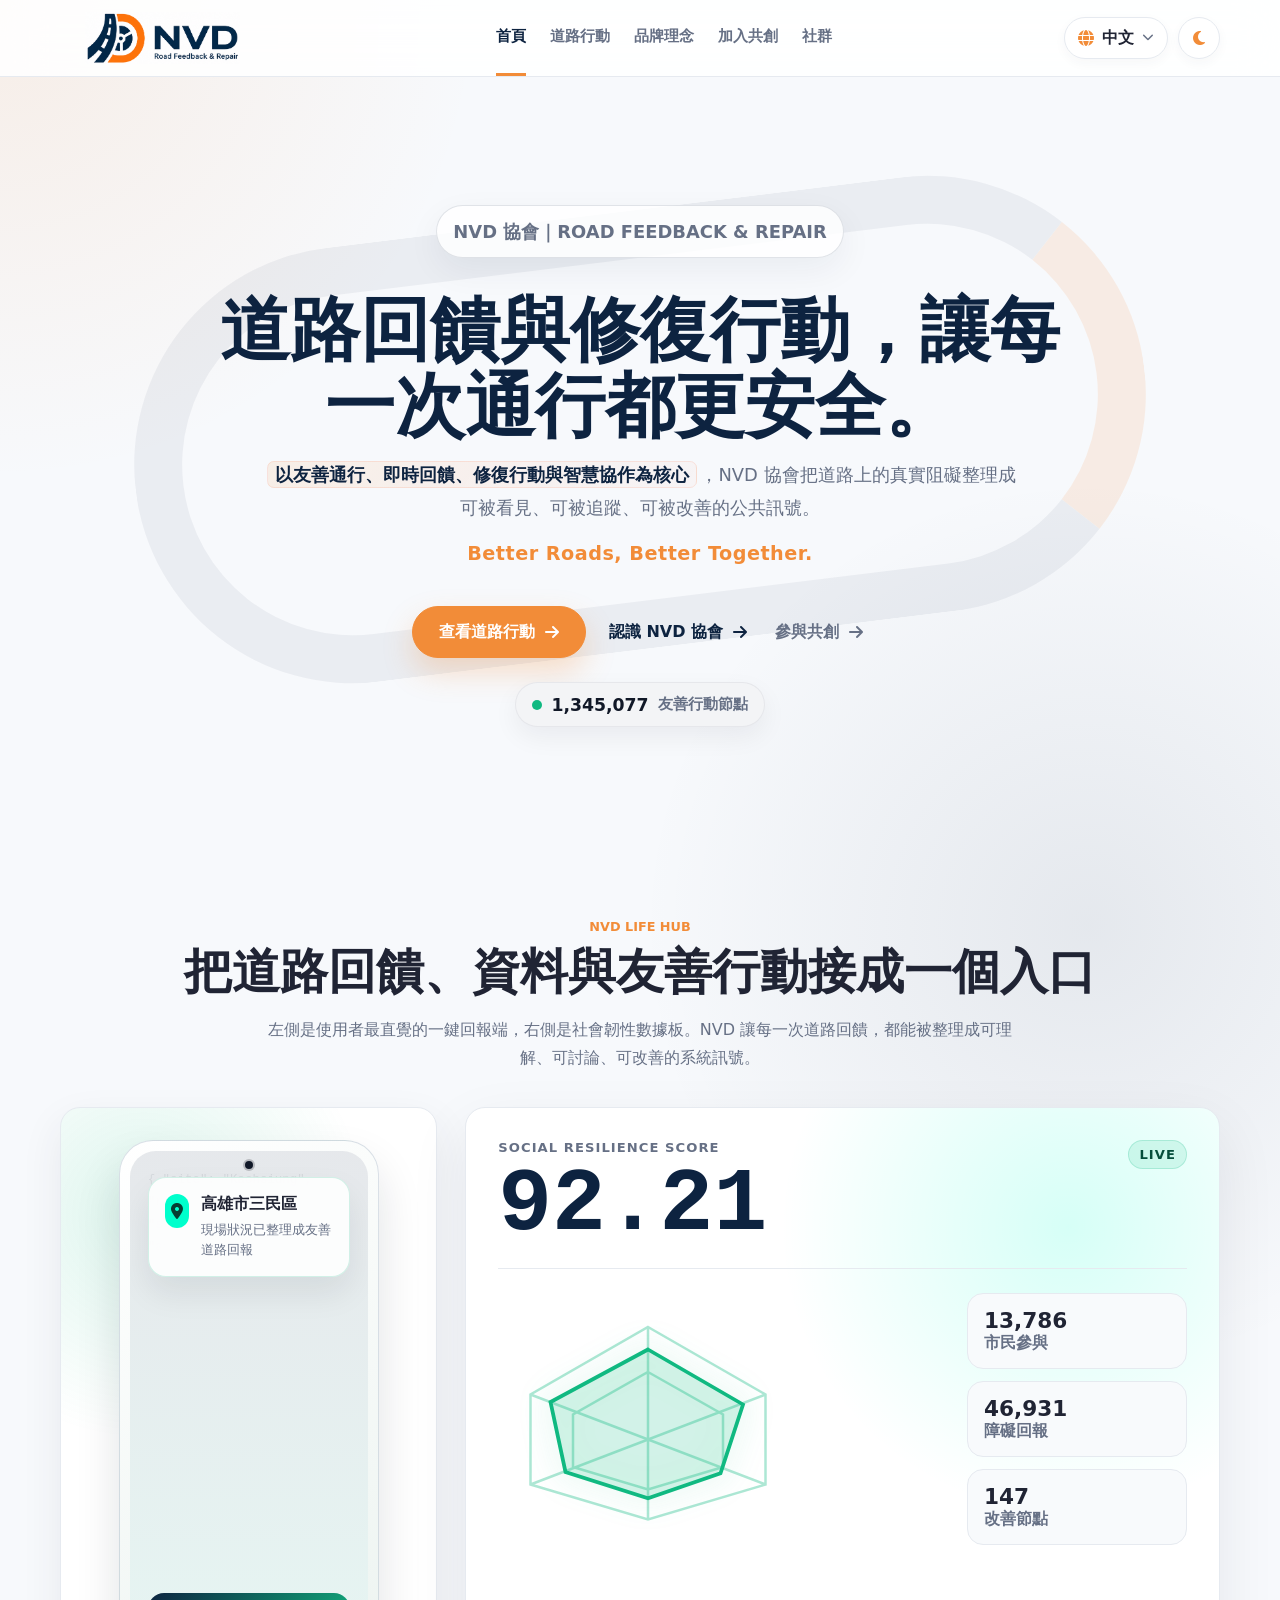
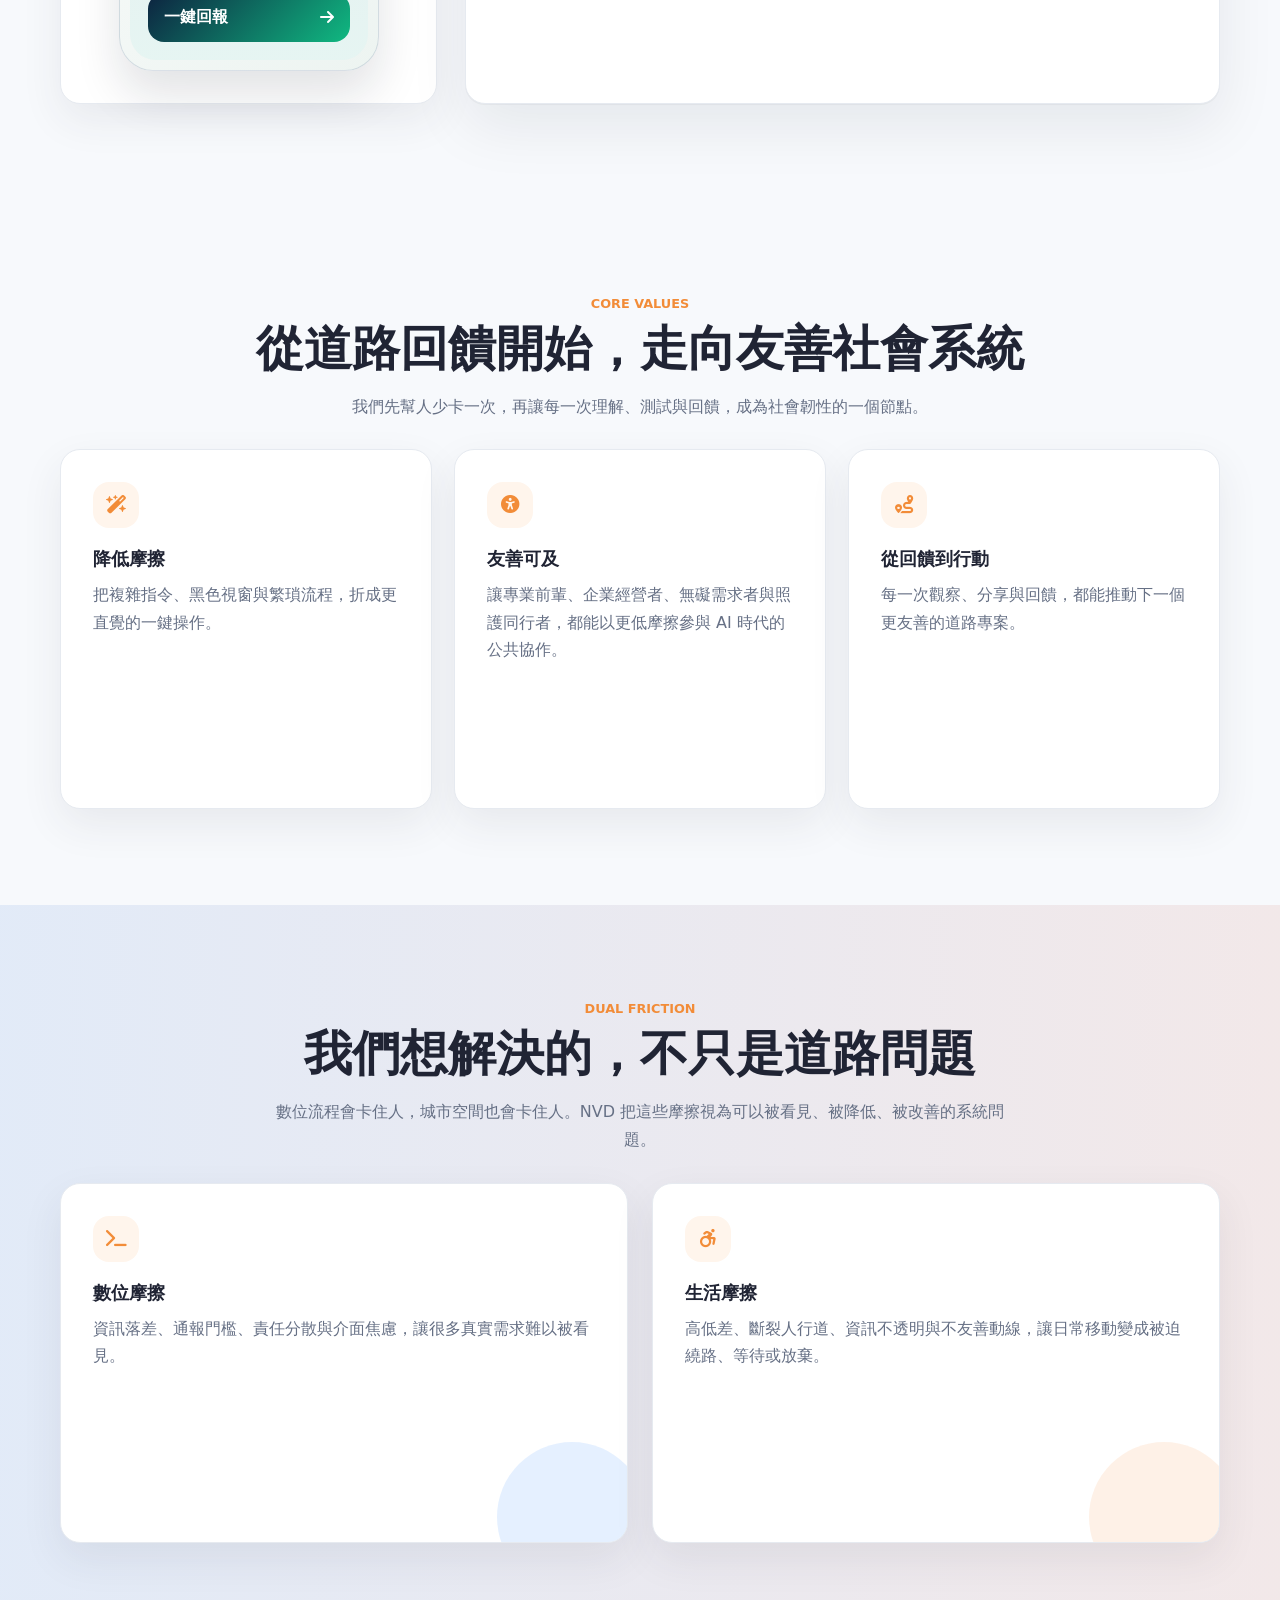
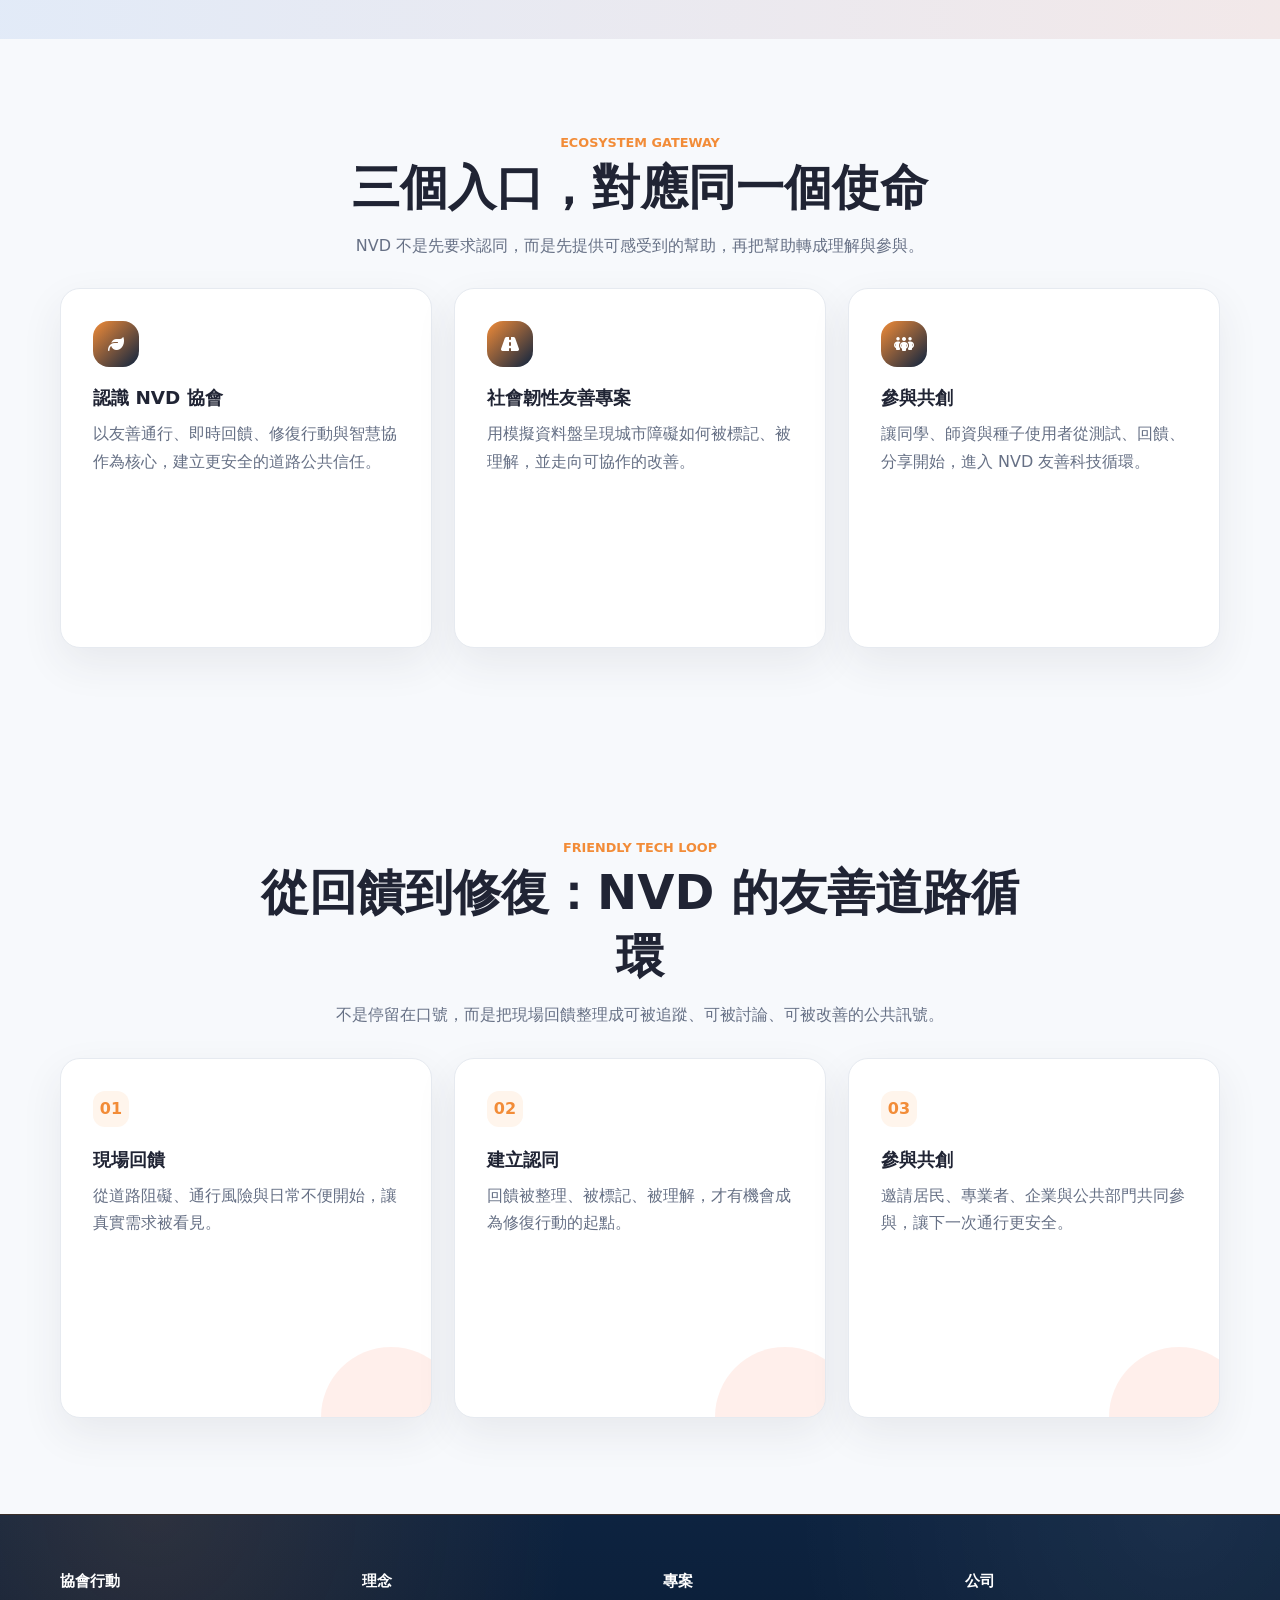
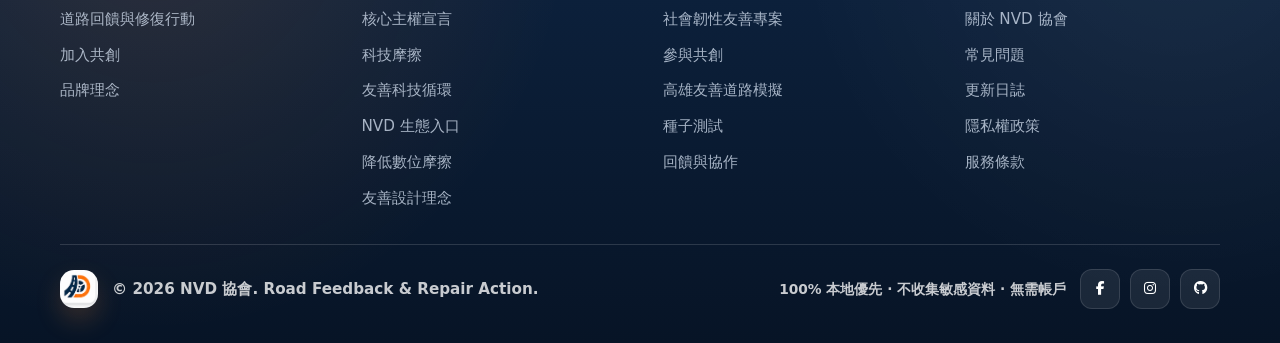
<file: index.html>
<!doctype html>
<html lang="zh-Hant">
  <head>
    <meta charset="UTF-8" />
    <meta name="viewport" content="width=device-width, initial-scale=1.0" />
    <meta
      http-equiv="Content-Security-Policy"
      content="default-src 'self'; base-uri 'self'; object-src 'none'; script-src 'self'; style-src 'self' https://fonts.googleapis.com https://cdnjs.cloudflare.com; font-src 'self' https://fonts.gstatic.com https://cdnjs.cloudflare.com; img-src 'self' data:; form-action 'none'; upgrade-insecure-requests"
    />
    <title>NVD 協會｜道路回饋與修復行動</title>
    <meta
      name="description"
      content="NVD 協會推動道路回饋與修復行動，串聯友善通行、即時回饋、修復行動與智慧協作，讓每一次通行都更安全。"
    />
    <meta property="og:type" content="website" />
    <meta property="og:title" content="NVD 協會｜道路回饋與修復行動" />
    <meta
      property="og:description"
      content="NVD 協會推動道路回饋與修復行動，串聯友善通行、即時回饋、修復行動與智慧協作，讓每一次通行都更安全。"
    />
    <meta
      property="og:url"
      content="https://yi-anchen888.github.io/NVD-Toolkit/"
    />
    <meta
      property="og:image"
      content="https://yi-anchen888.github.io/NVD-Toolkit/assets/og-image.jpg"
    />
    <link rel="icon" type="image/png" href="assets/nvd-logo-icon.png" />
    <link rel="preconnect" href="https://fonts.googleapis.com" />
    <link rel="preconnect" href="https://fonts.gstatic.com" crossorigin />
    <link
      href="https://fonts.googleapis.com/css2?family=Noto+Sans+TC:wght@400;500;700;800&display=swap"
      rel="stylesheet"
    />
    <link
      rel="stylesheet"
      href="https://cdnjs.cloudflare.com/ajax/libs/font-awesome/6.5.2/css/all.min.css"
      integrity="sha384-PPIZEGYM1v8zp5Py7UjFb79S58UeqCL9pYVnVPURKEqvioPROaVAJKKLzvH2rDnI"
      crossorigin="anonymous"
    />
    <link rel="stylesheet" href="styles.css?v=20260604-1" />
  </head>
  <body>
    <header class="site-header">
      <nav class="navbar container" aria-label="主要導覽">
        <a class="brand" href="index.html" aria-label="NVD 協會首頁">
          <img class="brand-logo brand-logo-light" src="assets/nvd-logo-horizontal.png" alt="NVD Road Feedback & Repair" width="950" height="318" />
          <img class="brand-logo brand-logo-dark" src="assets/nvd-logo-horizontal-reverse.png" alt="NVD Road Feedback & Repair" width="330" height="145" />
          <span class="brand-text" data-i18n="brandName">NVD 協會</span>
        </a>

        <button
          class="mobile-nav-toggle"
          id="mobileNavToggle"
          type="button"
          aria-label="開啟網站選單"
          aria-controls="primaryNav"
          aria-expanded="false"
        >
          <span></span>
          <span></span>
          <span></span>
        </button>

        <div class="nav-links" id="primaryNav" aria-label="網站選單">
          <a class="active" href="index.html" data-i18n="navHome">首頁</a>
          <a href="resilience.html" data-i18n="navResilience">道路行動</a>
          <a href="manifesto.html" data-i18n="navManifesto">品牌理念</a>
          <a href="join.html" data-i18n="navLoop">加入共創</a>
          <a href="#footer" data-i18n="navCommunity">社群</a>
        </div>

        <div class="header-actions">
          <div class="language-menu" id="languageMenu">
            <button
              id="languageToggle"
              class="language-toggle"
              type="button"
              aria-haspopup="listbox"
              aria-expanded="false"
            >
              <i class="fa-solid fa-globe"></i>
              <span id="currentLanguageLabel">中文</span>
              <i class="fa-solid fa-chevron-down"></i>
            </button>
            <div class="language-options" role="listbox" aria-label="選擇語言">
              <button
                class="language-option active"
                type="button"
                role="option"
                data-language="zh"
                aria-selected="true"
              >
                中文
              </button>
              <button
                class="language-option"
                type="button"
                role="option"
                data-language="en"
                aria-selected="false"
              >
                EN
              </button>
            </div>
          </div>

          <button
            id="themeToggle"
            class="theme-toggle"
            type="button"
            aria-label="切換深淺色主題"
          >
            <i class="fa-solid fa-moon"></i>
          </button>
        </div>
      </nav>
    </header>

    <main>
      <section class="hero">
        <div class="hero-inner container">
          <p class="hero-kicker" data-i18n="heroKicker">
            NVD 協會｜Road Feedback & Repair
          </p>
          <h1 data-i18n="heroTitle">
            道路回饋與修復行動，讓每一次通行都更安全。
          </h1>
          <p class="hero-subtitle" data-i18n="heroSubtitle">
            <strong>以友善通行、即時回饋、修復行動與智慧協作為核心</strong
            >，NVD 協會把道路上的真實阻礙整理成可被看見、可被追蹤、可被改善的公共訊號。<span
              class="tagline"
              >Better Roads, Better Together.</span
            >
          </p>

          <div class="hero-actions">
            <a class="primary-link-btn" href="resilience.html">
              <span data-i18n="homePrimaryCta">查看道路行動</span>
              <i class="fa-solid fa-arrow-right"></i>
            </a>
            <a class="secondary-link-btn" href="manifesto.html">
              <span data-i18n="homeSecondaryCta">認識 NVD 協會</span>
              <i class="fa-solid fa-arrow-right"></i>
            </a>
            <a class="tertiary-link-btn" href="join.html">
              <span data-i18n="homeTertiaryCta">參與共創</span>
              <i class="fa-solid fa-arrow-right"></i>
            </a>
          </div>

          <div class="hero-stats" aria-label="友善行動計數">
            <span class="stat-dot" aria-hidden="true"></span>
            <strong id="processedFilesCount">1,312,619</strong>
            <span data-i18n="statsProcessedFiles">友善行動節點</span>
          </div>
        </div>
      </section>

      <section
        class="hub-dashboard-section container"
        aria-labelledby="hubDashboardTitle"
      >
        <div class="section-heading centered-heading">
          <div>
            <p class="eyebrow">NVD LIFE HUB</p>
            <h2 id="hubDashboardTitle">把道路回饋、資料與友善行動接成一個入口</h2>
            <p class="section-lead">
              左側是使用者最直覺的一鍵回報端，右側是社會韌性數據板。NVD
              讓每一次道路回饋，都能被整理成可理解、可討論、可改善的系統訊號。
            </p>
          </div>
        </div>

        <div class="hub-dashboard-grid">
          <article class="hub-phone-card" aria-label="NVD 手機回報端">
            <div class="hub-phone-shell">
              <div class="hub-phone-camera"></div>
              <div class="hub-phone-screen">
                <div class="hub-json-stream" aria-hidden="true">
                  { "site": "Kaohsiung", "risk": "curb_gap", "status":
                  "syncing", "asset": "verified" }
                </div>
                <div class="hub-phone-banner">
                  <span><i class="fa-solid fa-location-dot"></i></span>
                  <div>
                    <strong>高雄市三民區</strong>
                    <small>現場狀況已整理成友善道路回報</small>
                  </div>
                </div>
                <div class="hub-phone-action">
                  <span>一鍵回報</span>
                  <i class="fa-solid fa-arrow-right"></i>
                </div>
              </div>
            </div>
          </article>

          <article class="hub-scoreboard-card" aria-label="NVD 公民分數板">
            <div class="hub-scoreboard-header">
              <div>
                <span>Social Resilience Score</span>
                <strong>92.21</strong>
              </div>
              <span class="hub-live-pill">LIVE</span>
            </div>
            <div class="hub-scoreboard-body">
              <svg viewBox="0 0 240 180" role="img" aria-label="韌性雷達圖">
                <path
                  class="hub-radar-grid"
                  d="M120 16 214 70 214 142 120 170 26 142 26 70Z M120 52 180 86 180 128 120 146 60 128 60 86Z M120 16v154M26 70l188 72M214 70 26 142"
                />
                <path
                  class="hub-radar-fill"
                  d="M120 34 196 78 178 133 120 153 54 132 42 76Z"
                />
              </svg>
              <div class="hub-score-metrics">
                <span><strong>13,786</strong> 市民參與</span>
                <span><strong>46,931</strong> 障礙回報</span>
                <span><strong>147</strong> 改善節點</span>
              </div>
            </div>
          </article>
        </div>
      </section>

      <section
        id="values"
        class="values-section container"
        aria-labelledby="valuesTitle"
      >
        <div class="section-heading centered-heading">
          <div>
            <p class="eyebrow" data-i18n="valuesEyebrow">Core Values</p>
            <h2 id="valuesTitle" data-i18n="valuesTitle">
              從道路回饋開始，走向友善社會系統
            </h2>
            <p class="section-lead" data-i18n="valuesLead">
              我們把道路上的真實阻礙整理成可被看見、可被追蹤、可被改善的公共訊號。
            </p>
          </div>
        </div>

        <div class="values-grid">
          <article class="value-card">
            <span class="value-icon"
              ><i class="fa-solid fa-wand-magic-sparkles"></i
            ></span>
            <h3 data-i18n="valueFrictionTitle">降低摩擦</h3>
            <p data-i18n="valueFrictionText">
              把複雜指令、黑色視窗與繁瑣流程，折成更直覺的一鍵操作。
            </p>
          </article>
          <article class="value-card">
            <span class="value-icon"
              ><i class="fa-solid fa-universal-access"></i
            ></span>
            <h3 data-i18n="valueAccessTitle">友善可及</h3>
            <p data-i18n="valueAccessText">
              讓專業前輩、企業經營者、無礙需求者與照護同行者，都能以更低摩擦參與 AI 時代的公共協作。
            </p>
          </article>
          <article class="value-card">
            <span class="value-icon"><i class="fa-solid fa-route"></i></span>
            <h3 data-i18n="valueActionTitle">從回饋到行動</h3>
            <p data-i18n="valueActionText">
              每一次觀察、分享與回饋，都能推動下一個更友善的道路專案。
            </p>
          </article>
        </div>
      </section>

      <section id="friction" class="dual-friction-section">
        <div class="container">
          <div class="section-heading centered-heading">
            <div>
              <p class="eyebrow" data-i18n="dualFrictionEyebrow">
                Dual Friction
              </p>
              <h2 data-i18n="dualFrictionTitle">
                我們想解決的，不只是道路問題
              </h2>
              <p class="section-lead" data-i18n="dualFrictionLead">
                數位流程會卡住人，城市空間也會卡住人。NVD
                把這些摩擦視為可以被看見、被降低、被改善的系統問題。
              </p>
            </div>
          </div>

          <div class="dual-friction-grid">
            <article class="dual-friction-card digital-card">
              <span class="dual-friction-icon"
                ><i class="fa-solid fa-terminal"></i
              ></span>
              <h3 data-i18n="digitalFrictionTitle">數位摩擦</h3>
              <p data-i18n="digitalFrictionText">
                資訊落差、通報門檻、責任分散與介面焦慮，讓很多真實需求難以被看見。
              </p>
            </article>
            <article class="dual-friction-card physical-card">
              <span class="dual-friction-icon"
                ><i class="fa-solid fa-wheelchair-move"></i
              ></span>
              <h3 data-i18n="physicalFrictionTitle">生活摩擦</h3>
              <p data-i18n="physicalFrictionText">
                高低差、斷裂人行道、資訊不透明與不友善動線，讓日常移動變成被迫繞路、等待或放棄。
              </p>
            </article>
          </div>
        </div>
      </section>

      <section
        id="gateway"
        class="gateway-section container"
        aria-labelledby="gatewayTitle"
      >
        <div class="section-heading centered-heading">
          <div>
            <p class="eyebrow" data-i18n="gatewayEyebrow">Ecosystem Gateway</p>
            <h2 id="gatewayTitle" data-i18n="gatewayTitle">
              三個入口，對應同一個使命
            </h2>
            <p class="section-lead" data-i18n="gatewayLead">
              NVD
              不是先要求認同，而是先提供可感受到的幫助，再把幫助轉成理解與參與。
            </p>
          </div>
        </div>

        <div class="gateway-grid">
          <a class="gateway-card" href="resilience.html">
            <span><i class="fa-solid fa-leaf"></i></span>
            <h3 data-i18n="gatewaySoftwareTitle">認識 NVD 協會</h3>
            <p data-i18n="gatewaySoftwareText">
              從轉檔、簡報還原與日常效率開始，讓人不用註冊、不背指令也能完成任務。
            </p>
          </a>
          <a class="gateway-card" href="resilience.html">
            <span><i class="fa-solid fa-road"></i></span>
            <h3 data-i18n="gatewayResilienceTitle">社會韌性友善專案</h3>
            <p data-i18n="gatewayResilienceText">
              用模擬資料盤呈現城市障礙如何被標記、被理解，並走向可協作的改善。
            </p>
          </a>
          <a class="gateway-card" href="join.html">
            <span><i class="fa-solid fa-people-group"></i></span>
            <h3 data-i18n="gatewayJoinTitle">參與共創</h3>
            <p data-i18n="gatewayJoinText">
              讓同學、師資與種子使用者從測試、回饋、分享開始，進入 NVD
              友善科技循環。
            </p>
          </a>
        </div>
      </section>

      <section
        id="loop"
        class="loop-section container"
        aria-labelledby="loopTitle"
      >
        <div class="section-heading centered-heading">
          <div>
            <p class="eyebrow" data-i18n="loopEyebrow">Friendly Tech Loop</p>
            <h2 id="loopTitle" data-i18n="loopTitle">
              從回饋到修復：NVD 的友善道路循環
            </h2>
            <p class="section-lead" data-i18n="loopLead">
              NVD
              不是停留在口號，而是把現場回饋整理成可被追蹤、可被討論、可被改善的公共訊號。
            </p>
          </div>
        </div>
        <div class="loop-grid">
          <article class="loop-card">
            <span>01</span>
            <h3 data-i18n="loopUseTitle">現場回饋</h3>
            <p data-i18n="loopUseText">
              從道路阻礙、通行風險與日常不便開始，讓真實需求被看見。
            </p>
          </article>
          <article class="loop-card">
            <span>02</span>
            <h3 data-i18n="loopTrustTitle">建立認同</h3>
            <p data-i18n="loopTrustText">
              回饋被整理、被標記、被理解，才有機會成為修復行動的起點。
            </p>
          </article>
          <article class="loop-card">
            <span>03</span>
            <h3 data-i18n="loopCoCreateTitle">參與共創</h3>
            <p data-i18n="loopCoCreateText">
              邀請居民、專業者、企業與公共部門共同參與，讓下一次通行更安全。
            </p>
          </article>
        </div>
      </section>
    </main>

    <footer id="footer" class="site-footer">
      <div class="container">
        <div class="footer-top">
          <div class="footer-grid" aria-label="頁尾導覽">
            <section class="footer-column">
              <h2 data-i18n="footerProductsTitle">協會行動</h2>
              <ul>
                <li>
                  <a href="resilience.html" data-i18n="footerProductTools">道路回饋與修復行動</a>
                </li>
                <li>
                  <a href="join.html" data-i18n="footerProductConverter">加入共創</a>
                </li>
                <li>
                  <a href="manifesto.html" data-i18n="footerProductSlides">品牌理念</a>
                </li>
              </ul>
            </section>

            <section class="footer-column">
              <h2 data-i18n="footerGuidesTitle">理念</h2>
              <ul>
                <li>
                  <a
                    href="manifesto.html#manifesto"
                    data-i18n="footerGuideQuickStart"
                    >核心主權宣言</a
                  >
                </li>
                <li>
                  <a
                    href="manifesto.html#friction"
                    data-i18n="footerGuideRightClick"
                    >科技摩擦</a
                  >
                </li>
                <li>
                  <a href="join.html#loop" data-i18n="footerGuideSlides"
                    >友善科技循環</a
                  >
                </li>
                <li>
                  <a href="index.html#gateway" data-i18n="footerGuideFriction"
                    >NVD 生態入口</a
                  >
                </li>
                <li>
                  <a
                    href="manifesto.html#friction"
                    data-i18n="footerGuidePrivacy"
                    >降低數位摩擦</a
                  >
                </li>
                <li>
                  <a
                    href="manifesto.html#manifesto"
                    data-i18n="footerGuideElderFriendly"
                    >友善設計理念</a
                  >
                </li>
              </ul>
            </section>

            <section class="footer-column">
              <h2 data-i18n="footerCompareTitle">專案</h2>
              <ul>
                <li>
                  <a
                    href="resilience.html#resilience"
                    data-i18n="footerCompareNvdVsCommand"
                    >社會韌性友善專案</a
                  >
                </li>
                <li>
                  <a href="join.html#loop" data-i18n="footerCompareNvdVsManual"
                    >參與共創</a
                  >
                </li>
                <li>
                  <a
                    href="resilience.html#resilience"
                    data-i18n="footerCompareNvdVsOnline"
                    >高雄友善道路模擬</a
                  >
                </li>
                <li>
                  <a href="join.html#loop" data-i18n="footerComparePptx"
                    >種子測試</a
                  >
                </li>
                <li>
                  <a href="join.html#loop" data-i18n="footerCompareWorkflow"
                    >回饋與協作</a
                  >
                </li>
              </ul>
            </section>

            <section class="footer-column">
              <h2 data-i18n="footerCompanyTitle">公司</h2>
              <ul>
                <li>
                  <a
                    href="manifesto.html#manifesto"
                    data-i18n="footerCompanyAbout"
                    >關於 NVD 協會</a
                  >
                </li>
                <li>
                  <a href="join.html#faq" data-i18n="footerCompanyFaq"
                    >常見問題</a
                  >
                </li>
                <li>
                  <a
                    href="resilience.html"
                    data-i18n="footerCompanyUpdates"
                    >更新日誌</a
                  >
                </li>
                <li>
                  <a
                    href="#privacy"
                    data-legal-modal="privacy"
                    data-i18n="footerCompanyPrivacy"
                    >隱私權政策</a
                  >
                </li>
                <li>
                  <a
                    href="#terms"
                    data-legal-modal="terms"
                    data-i18n="footerCompanyTerms"
                    >服務條款</a
                  >
                </li>
              </ul>
            </section>
          </div>
        </div>

        <div class="footer-bottom">
          <div class="footer-brand">
            <span class="footer-logo" aria-hidden="true"><img class="footer-logo-img" src="assets/nvd-logo-icon.png" alt="" /></span>
            <p data-i18n="footerCopy">
              © 2026 NVD 協會. Road Feedback & Repair Action.
            </p>
          </div>
          <div class="footer-meta">
            <span data-i18n="footerPrivacyNote"
              >100% 本地優先 · 不收集敏感資料 · 無需帳戶</span
            >
            <div class="social-links" aria-label="社群連結">
              <a href="#" aria-label="Facebook"
                ><i class="fa-brands fa-facebook-f"></i
              ></a>
              <a href="#" aria-label="Instagram"
                ><i class="fa-brands fa-instagram"></i
              ></a>
              <a href="#" aria-label="GitHub"
                ><i class="fa-brands fa-github"></i
              ></a>
            </div>
          </div>
        </div>
      </div>
    </footer>

    <div
      id="guideModal"
      class="modal-backdrop"
      aria-hidden="true"
      aria-modal="true"
      role="dialog"
      aria-labelledby="modalTitle"
    >
      <div class="modal-content">
        <div class="modal-header">
          <h2 id="modalTitle">
            <i class="fa-regular fa-circle-question"></i>
            <span data-i18n="modalTitle">使用說明手冊</span>
          </h2>
          <button
            id="closeModalBtn"
            class="modal-close-icon-btn"
            aria-label="關閉視窗"
          >
            &times;
          </button>
        </div>
        <div class="modal-body">
          <section class="modal-section">
            <h3 data-i18n="modalStepsTitle">極簡 3 步驟輕鬆上手</h3>
            <ol class="step-list">
              <li>
                <span class="step-number">1</span>
                <div>
                  <strong data-i18n="stepOneTitle">認識行動入口</strong>
                  <p data-i18n="stepOneText">
                    從首頁、道路行動、品牌理念或加入共創頁面，選擇最符合您需求的參與入口。
                  </p>
                </div>
              </li>
              <li>
                <span class="step-number">2</span>
                <div>
                  <strong data-i18n="stepTwoTitle">送出友善回饋</strong>
                  <p data-i18n="stepTwoText">
                    依照頁面提示完成回饋或參與表單，讓資訊進入後續整理流程。
                  </p>
                </div>
              </li>
              <li>
                <span class="step-number">3</span>
                <div>
                  <strong data-i18n="stepThreeTitle">完成參與回饋</strong>
                  <p data-i18n="stepThreeText">
                    透過表單、社群或現場協作完成回饋，讓道路阻礙被看見並進入後續整理。
                  </p>
                </div>
              </li>
            </ol>
          </section>

          <section class="modal-section">
            <h3 data-i18n="faqTitle">常見問題 FAQ</h3>
            <div class="faq-group">
              <div class="faq-item">
                <h4 data-i18n="faqOneQuestion">
                  Q: 參與 NVD 行動需要付費或註冊嗎？
                </h4>
                <p data-i18n="faqOneAnswer">
                  參與 NVD 協會行動不以購買服務為前提；實際活動、合作與社群參與方式，將依各專案公告為準。
                </p>
              </div>
              <div class="faq-item">
                <h4 data-i18n="faqTwoQuestion">
                  Q: 外部平台要求登入或授權時該怎麼辦？
                </h4>
                <p data-i18n="faqTwoAnswer">
                  若外部平台要求登入、授權或填寫資料，請先確認網域、用途與隱私政策；不確定時可以先暫停。
                </p>
              </div>
              <div class="faq-item">
                <h4 data-i18n="faqThreeQuestion">
                  Q: 使用外部連結前需要注意什麼？
                </h4>
                <p data-i18n="faqThreeAnswer">
                  請確認連結來源與頁面網域；若外部服務要求提供個人資料，請先閱讀該服務的隱私政策與使用條款。
                </p>
              </div>
            </div>
          </section>
        </div>
        <div class="modal-footer">
          <button
            id="modalConfirmBtn"
            class="modal-btn-primary"
            data-i18n="modalConfirm"
          >
            我知道了
          </button>
        </div>
      </div>
    </div>

    <div
      id="legalModal"
      class="modal-backdrop"
      aria-hidden="true"
      aria-modal="true"
      role="dialog"
      aria-labelledby="legalModalTitle"
    >
      <div class="modal-content legal-modal-content">
        <div class="modal-header">
          <h2 id="legalModalTitle">
            <i class="fa-solid fa-shield-halved"></i>
            <span id="legalModalTitleText" data-i18n="privacyTitle"
              >隱私權政策</span
            >
          </h2>
          <button
            id="closeLegalModalBtn"
            class="modal-close-icon-btn"
            aria-label="關閉視窗"
          >
            &times;
          </button>
        </div>
        <div class="modal-body legal-body">
          <section
            id="privacy"
            class="modal-section legal-panel"
            data-legal-panel="privacy"
          >
            <p class="legal-updated" data-i18n="legalUpdated">
              最後更新：2026 年 5 月 30 日
            </p>
            <h3 data-i18n="privacySectionScope">我們如何保護你的資料</h3>
            <p data-i18n="privacyScopeText">
              NVD
              NVD 協會網站是純前端靜態網站。本網站不要求註冊帳號，也不會主動收集你的姓名、電子郵件、檔案內容或付款資料。
            </p>

            <h3 data-i18n="privacySectionStorage">本機儲存資料</h3>
            <p data-i18n="privacyStorageText">
              網站會在你的瀏覽器 localStorage
              中保存語言、深淺色主題與收藏清單，僅用於維持你的使用偏好。你可以隨時透過瀏覽器清除網站資料。
            </p>

            <h3 data-i18n="privacySectionThirdParty">第三方服務</h3>
            <p data-i18n="privacyThirdPartyText">
              本網站透過 GitHub Pages 提供頁面，並可能載入 Google Fonts、Font
              Awesome 與 Google Drive
              外部社群與協作連結。這些服務可能依各自政策處理基本連線紀錄。
            </p>

            <h3 data-i18n="privacySectionDownloads">外部連結與協作服務</h3>
            <p data-i18n="privacyDownloadsText">
              本網站可能連結至社群平台、協作表單或第三方資訊頁。離開本站後的資料處理方式，請以該服務提供者的政策為準。
            </p>
          </section>

          <section
            id="terms"
            class="modal-section legal-panel"
            data-legal-panel="terms"
            hidden
          >
            <p class="legal-updated" data-i18n="legalUpdated">
              最後更新：2026 年 5 月 30 日
            </p>
            <h3 data-i18n="termsSectionService">服務內容</h3>
            <p data-i18n="termsServiceText">
              本網站提供 NVD 協會理念、道路回饋與修復行動、參與共創與相關資源整理。部分連結可能導向第三方網站或社群平台。
            </p>

            <h3 data-i18n="termsSectionUse">使用責任</h3>
            <p data-i18n="termsUseText">
              使用者應自行確認外部服務是否符合需求，並遵守所在地法律與第三方服務規範。請勿使用本網站或相關資源處理、散布或侵害他人權利的內容。
            </p>

            <h3 data-i18n="termsSectionDownloads">外部連結提醒</h3>
            <p data-i18n="termsDownloadsText">
              本站會盡力維護連結與說明的正確性，但無法保證所有第三方網站、社群平台或外部資源永久可用或完全無風險。使用外部服務前，請自行確認其條款與隱私政策。
            </p>

            <h3 data-i18n="termsSectionChanges">內容異動</h3>
            <p data-i18n="termsChangesText">
              我們可能依專案進度調整行動資訊、連結、政策與條款。更新後的內容會公布於本頁，繼續使用網站即代表你了解並接受更新內容。
            </p>
          </section>
        </div>
        <div class="modal-footer">
          <button
            id="legalModalConfirmBtn"
            class="modal-btn-primary"
            data-i18n="modalConfirm"
          >
            我知道了
          </button>
        </div>
      </div>
    </div>

    <script src="script.js?v=20260604-1"></script>
  </body>
</html>
</file>
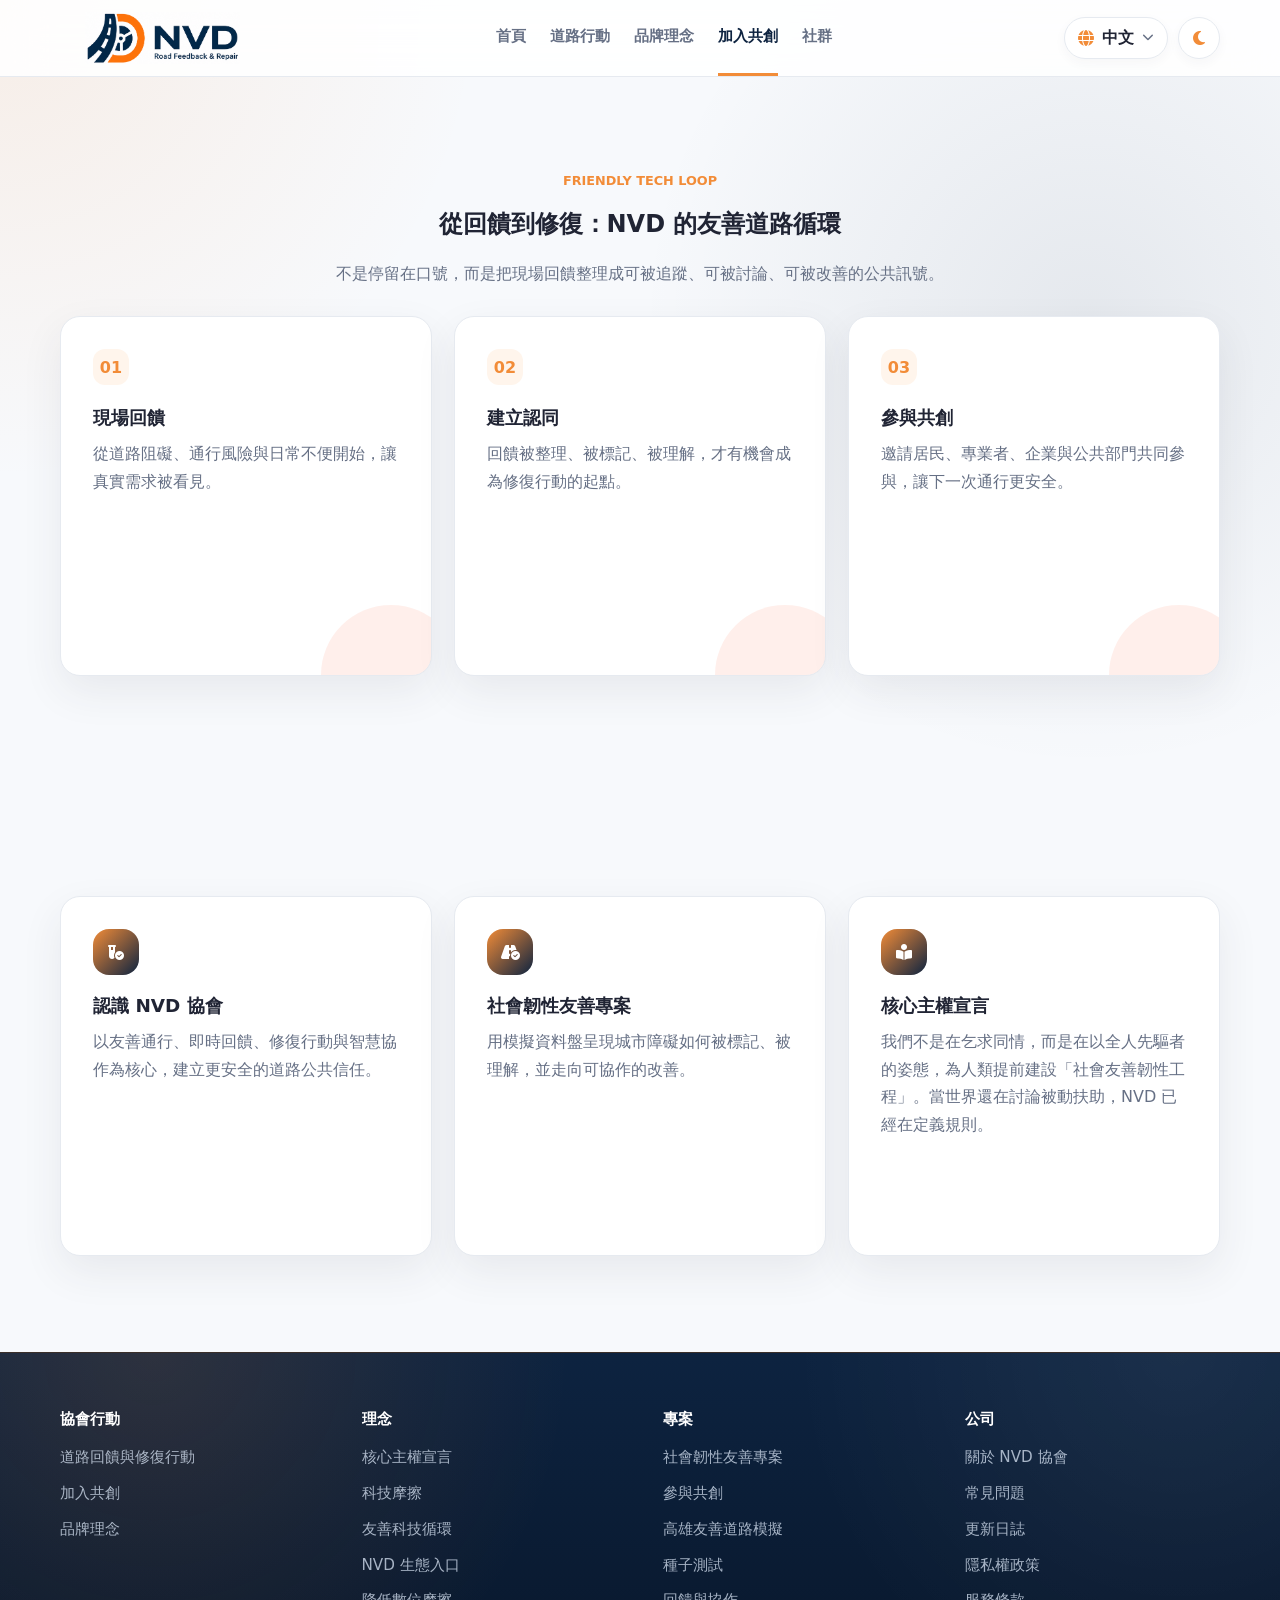
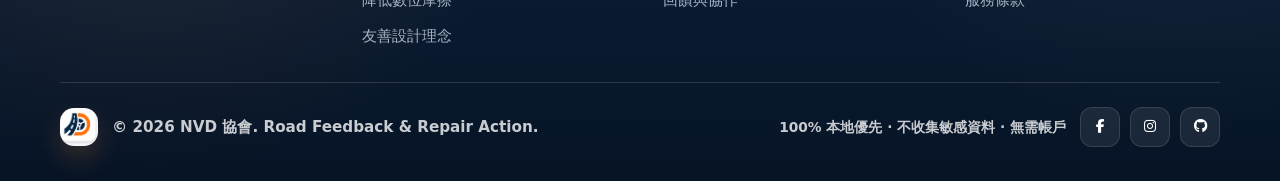
<file: join.html>
<!doctype html>
<html lang="zh-Hant">
  <head>
    <meta charset="UTF-8" />
    <meta name="viewport" content="width=device-width, initial-scale=1.0" />
    <meta
      http-equiv="Content-Security-Policy"
      content="default-src 'self'; base-uri 'self'; object-src 'none'; script-src 'self'; style-src 'self' https://fonts.googleapis.com https://cdnjs.cloudflare.com; font-src 'self' https://fonts.gstatic.com https://cdnjs.cloudflare.com; img-src 'self' data:; form-action 'none'; upgrade-insecure-requests"
    />
    <title>NVD 協會｜加入共創</title>
    <meta
      name="description"
      content="加入 NVD 協會的道路回饋與修復行動，從回饋、測試到共創，一起讓道路更安全、更友善。"
    />
    <meta property="og:type" content="website" />
    <meta property="og:title" content="NVD 協會｜加入共創" />
    <meta
      property="og:description"
      content="加入 NVD 協會的道路回饋與修復行動，從回饋、測試到共創，一起讓道路更安全、更友善。"
    />
    <meta
      property="og:url"
      content="https://yi-anchen888.github.io/NVD-Toolkit/join.html"
    />
    <meta
      property="og:image"
      content="https://yi-anchen888.github.io/NVD-Toolkit/assets/og-image.jpg"
    />
    <link rel="icon" type="image/png" href="assets/nvd-logo-icon.png" />
    <link rel="preconnect" href="https://fonts.googleapis.com" />
    <link rel="preconnect" href="https://fonts.gstatic.com" crossorigin />
    <link
      href="https://fonts.googleapis.com/css2?family=Noto+Sans+TC:wght@400;500;700;800&display=swap"
      rel="stylesheet"
    />
    <link
      rel="stylesheet"
      href="https://cdnjs.cloudflare.com/ajax/libs/font-awesome/6.5.2/css/all.min.css"
      integrity="sha384-PPIZEGYM1v8zp5Py7UjFb79S58UeqCL9pYVnVPURKEqvioPROaVAJKKLzvH2rDnI"
      crossorigin="anonymous"
    />
    <link rel="stylesheet" href="styles.css?v=20260604-1" />
  </head>
  <body>
    <header class="site-header">
      <nav class="navbar container" aria-label="主要導覽">
        <a class="brand" href="index.html" aria-label="NVD 協會首頁">
          <img class="brand-logo brand-logo-light" src="assets/nvd-logo-horizontal.png" alt="NVD Road Feedback & Repair" width="950" height="318" />
          <img class="brand-logo brand-logo-dark" src="assets/nvd-logo-horizontal-reverse.png" alt="NVD Road Feedback & Repair" width="330" height="145" />
          <span class="brand-text" data-i18n="brandName">NVD 協會</span>
        </a>

        <button
          class="mobile-nav-toggle"
          id="mobileNavToggle"
          type="button"
          aria-label="開啟網站選單"
          aria-controls="primaryNav"
          aria-expanded="false"
        >
          <span></span>
          <span></span>
          <span></span>
        </button>

        <div class="nav-links" id="primaryNav" aria-label="網站選單">
          <a href="index.html" data-i18n="navHome">首頁</a>
          <a href="resilience.html" data-i18n="navResilience">道路行動</a>
          <a href="manifesto.html" data-i18n="navManifesto">品牌理念</a>
          <a class="active" href="join.html" data-i18n="navLoop">加入共創</a>
          <a href="#footer" data-i18n="navCommunity">社群</a>
        </div>

        <div class="header-actions">
          <div class="language-menu" id="languageMenu">
            <button
              id="languageToggle"
              class="language-toggle"
              type="button"
              aria-haspopup="listbox"
              aria-expanded="false"
            >
              <i class="fa-solid fa-globe"></i>
              <span id="currentLanguageLabel">中文</span>
              <i class="fa-solid fa-chevron-down"></i>
            </button>
            <div class="language-options" role="listbox" aria-label="選擇語言">
              <button
                class="language-option active"
                type="button"
                role="option"
                data-language="zh"
                aria-selected="true"
              >
                中文
              </button>
              <button
                class="language-option"
                type="button"
                role="option"
                data-language="en"
                aria-selected="false"
              >
                EN
              </button>
            </div>
          </div>

          <button
            id="themeToggle"
            class="theme-toggle"
            type="button"
            aria-label="切換深淺色主題"
          >
            <i class="fa-solid fa-moon"></i>
          </button>
        </div>
      </nav>
    </header>

    <main>
      <section
        id="loop"
        class="loop-section container page-section"
        aria-labelledby="loopTitle"
      >
        <div class="section-heading centered-heading">
          <div>
            <p class="eyebrow" data-i18n="loopEyebrow">Friendly Tech Loop</p>
            <h1 id="loopTitle" data-i18n="loopTitle">
              從道路回饋出發，建立 NVD 友善循環
            </h1>
            <p class="section-lead" data-i18n="loopLead">
              NVD
              不只是理念頁，而是把現場回饋、公共信任、社會價值串起來的入口。
            </p>
          </div>
        </div>
        <div class="loop-grid">
          <article class="loop-card">
            <span>01</span>
            <h3 data-i18n="loopUseTitle">解決痛點</h3>
            <p data-i18n="loopUseText">
              用低門檻回饋降低參與成本，先讓真實問題被看見。
            </p>
          </article>
          <article class="loop-card">
            <span>02</span>
            <h3 data-i18n="loopTrustTitle">建立信任</h3>
            <p data-i18n="loopTrustText">
              用清楚說明、透明流程與公開紀錄，讓行動被放心參與。
            </p>
          </article>
          <article class="loop-card">
            <span>03</span>
            <h3 data-i18n="loopCoCreateTitle">轉成行動</h3>
            <p data-i18n="loopCoCreateText">
              讓同學、師資與使用者回饋，逐步形成友善科技專案。
            </p>
          </article>
        </div>
      </section>
      <section class="gateway-section container">
        <div class="gateway-grid">
          <a class="gateway-card" href="resilience.html"
            ><span><i class="fa-solid fa-vial-circle-check"></i></span>
            <h3 data-i18n="gatewaySoftwareTitle">認識 NVD 協會</h3>
            <p data-i18n="gatewaySoftwareText">
              從道路觀察、問題回報到協作改善，先讓公共參與變簡單。
            </p></a
          ><a class="gateway-card" href="resilience.html"
            ><span><i class="fa-solid fa-road-circle-check"></i></span>
            <h3 data-i18n="gatewayResilienceTitle">社會韌性友善專案</h3>
            <p data-i18n="gatewayResilienceText">
              用模擬資料呈現友善道路、身障需求與公民科技行動。
            </p></a
          ><a class="gateway-card" href="manifesto.html"
            ><span><i class="fa-solid fa-book-open-reader"></i></span>
            <h3 data-i18n="manifestoTitle">核心主權宣言</h3>
            <p data-i18n="manifestoLead">
              我們不是在乞求同情，而是在以全人先驅者的姿態，為人類提前建設社會友善韌性工程。
            </p></a
          >
        </div>
      </section>
    </main>

    <footer id="footer" class="site-footer">
      <div class="container">
        <div class="footer-top">
          <div class="footer-grid" aria-label="頁尾導覽">
            <section class="footer-column">
              <h2 data-i18n="footerProductsTitle">協會行動</h2>
              <ul>
                <li>
                  <a href="resilience.html" data-i18n="footerProductTools">道路回饋與修復行動</a>
                </li>
                <li>
                  <a href="join.html" data-i18n="footerProductConverter">加入共創</a>
                </li>
                <li>
                  <a href="manifesto.html" data-i18n="footerProductSlides">品牌理念</a>
                </li>
              </ul>
            </section>

            <section class="footer-column">
              <h2 data-i18n="footerGuidesTitle">理念</h2>
              <ul>
                <li>
                  <a
                    href="manifesto.html#manifesto"
                    data-i18n="footerGuideQuickStart"
                    >核心主權宣言</a
                  >
                </li>
                <li>
                  <a
                    href="manifesto.html#friction"
                    data-i18n="footerGuideRightClick"
                    >科技摩擦</a
                  >
                </li>
                <li>
                  <a href="join.html#loop" data-i18n="footerGuideSlides"
                    >友善科技循環</a
                  >
                </li>
                <li>
                  <a href="index.html#gateway" data-i18n="footerGuideFriction"
                    >NVD 生態入口</a
                  >
                </li>
                <li>
                  <a
                    href="manifesto.html#friction"
                    data-i18n="footerGuidePrivacy"
                    >降低數位摩擦</a
                  >
                </li>
                <li>
                  <a
                    href="manifesto.html#manifesto"
                    data-i18n="footerGuideElderFriendly"
                    >友善設計理念</a
                  >
                </li>
              </ul>
            </section>

            <section class="footer-column">
              <h2 data-i18n="footerCompareTitle">專案</h2>
              <ul>
                <li>
                  <a
                    href="resilience.html#resilience"
                    data-i18n="footerCompareNvdVsCommand"
                    >社會韌性友善專案</a
                  >
                </li>
                <li>
                  <a href="join.html#loop" data-i18n="footerCompareNvdVsManual"
                    >參與共創</a
                  >
                </li>
                <li>
                  <a
                    href="resilience.html#resilience"
                    data-i18n="footerCompareNvdVsOnline"
                    >高雄友善道路模擬</a
                  >
                </li>
                <li>
                  <a href="join.html#loop" data-i18n="footerComparePptx"
                    >種子測試</a
                  >
                </li>
                <li>
                  <a href="join.html#loop" data-i18n="footerCompareWorkflow"
                    >回饋與協作</a
                  >
                </li>
              </ul>
            </section>

            <section class="footer-column">
              <h2 data-i18n="footerCompanyTitle">公司</h2>
              <ul>
                <li>
                  <a
                    href="manifesto.html#manifesto"
                    data-i18n="footerCompanyAbout"
                    >關於 NVD 協會</a
                  >
                </li>
                <li>
                  <a href="join.html#faq" data-i18n="footerCompanyFaq"
                    >常見問題</a
                  >
                </li>
                <li>
                  <a
                    href="resilience.html"
                    data-i18n="footerCompanyUpdates"
                    >更新日誌</a
                  >
                </li>
                <li>
                  <a
                    href="#privacy"
                    data-legal-modal="privacy"
                    data-i18n="footerCompanyPrivacy"
                    >隱私權政策</a
                  >
                </li>
                <li>
                  <a
                    href="#terms"
                    data-legal-modal="terms"
                    data-i18n="footerCompanyTerms"
                    >服務條款</a
                  >
                </li>
              </ul>
            </section>
          </div>
        </div>

        <div class="footer-bottom">
          <div class="footer-brand">
            <span class="footer-logo" aria-hidden="true"><img class="footer-logo-img" src="assets/nvd-logo-icon.png" alt="" /></span>
            <p data-i18n="footerCopy">
              © 2026 NVD 協會. Road Feedback & Repair Action.
            </p>
          </div>
          <div class="footer-meta">
            <span data-i18n="footerPrivacyNote"
              >100% 本地優先 · 不收集敏感資料 · 無需帳戶</span
            >
            <div class="social-links" aria-label="社群連結">
              <a href="#" aria-label="Facebook"
                ><i class="fa-brands fa-facebook-f"></i
              ></a>
              <a href="#" aria-label="Instagram"
                ><i class="fa-brands fa-instagram"></i
              ></a>
              <a href="#" aria-label="GitHub"
                ><i class="fa-brands fa-github"></i
              ></a>
            </div>
          </div>
        </div>
      </div>
    </footer>

    <div
      id="guideModal"
      class="modal-backdrop"
      aria-hidden="true"
      aria-modal="true"
      role="dialog"
      aria-labelledby="modalTitle"
    >
      <div class="modal-content">
        <div class="modal-header">
          <h2 id="modalTitle">
            <i class="fa-regular fa-circle-question"></i>
            <span data-i18n="modalTitle">使用說明手冊</span>
          </h2>
          <button
            id="closeModalBtn"
            class="modal-close-icon-btn"
            aria-label="關閉視窗"
          >
            &times;
          </button>
        </div>
        <div class="modal-body">
          <section class="modal-section">
            <h3 data-i18n="modalStepsTitle">極簡 3 步驟輕鬆上手</h3>
            <ol class="step-list">
              <li>
                <span class="step-number">1</span>
                <div>
                  <strong data-i18n="stepOneTitle">認識行動入口</strong>
                  <p data-i18n="stepOneText">
                    從首頁、道路行動、品牌理念或加入共創頁面，選擇最符合您需求的參與入口。
                  </p>
                </div>
              </li>
              <li>
                <span class="step-number">2</span>
                <div>
                  <strong data-i18n="stepTwoTitle">送出友善回饋</strong>
                  <p data-i18n="stepTwoText">
                    依照頁面提示完成回饋或參與表單，讓資訊進入後續整理流程。
                  </p>
                </div>
              </li>
              <li>
                <span class="step-number">3</span>
                <div>
                  <strong data-i18n="stepThreeTitle">完成參與回饋</strong>
                  <p data-i18n="stepThreeText">
                    透過表單、社群或現場協作完成回饋，讓道路阻礙被看見並進入後續整理。
                  </p>
                </div>
              </li>
            </ol>
          </section>

          <section class="modal-section">
            <h3 data-i18n="faqTitle">常見問題 FAQ</h3>
            <div class="faq-group">
              <div class="faq-item">
                <h4 data-i18n="faqOneQuestion">
                  Q: 參與 NVD 行動需要付費或註冊嗎？
                </h4>
                <p data-i18n="faqOneAnswer">
                  參與 NVD 協會行動不以購買服務為前提；實際活動、合作與社群參與方式，將依各專案公告為準。
                </p>
              </div>
              <div class="faq-item">
                <h4 data-i18n="faqTwoQuestion">
                  Q: 外部平台要求登入或授權時該怎麼辦？
                </h4>
                <p data-i18n="faqTwoAnswer">
                  若外部平台要求登入、授權或填寫資料，請先確認網域、用途與隱私政策；不確定時可以先暫停。
                </p>
              </div>
              <div class="faq-item">
                <h4 data-i18n="faqThreeQuestion">
                  Q: 使用外部連結前需要注意什麼？
                </h4>
                <p data-i18n="faqThreeAnswer">
                  請確認連結來源與頁面網域；若外部服務要求提供個人資料，請先閱讀該服務的隱私政策與使用條款。
                </p>
              </div>
            </div>
          </section>
        </div>
        <div class="modal-footer">
          <button
            id="modalConfirmBtn"
            class="modal-btn-primary"
            data-i18n="modalConfirm"
          >
            我知道了
          </button>
        </div>
      </div>
    </div>

    <div
      id="legalModal"
      class="modal-backdrop"
      aria-hidden="true"
      aria-modal="true"
      role="dialog"
      aria-labelledby="legalModalTitle"
    >
      <div class="modal-content legal-modal-content">
        <div class="modal-header">
          <h2 id="legalModalTitle">
            <i class="fa-solid fa-shield-halved"></i>
            <span id="legalModalTitleText" data-i18n="privacyTitle"
              >隱私權政策</span
            >
          </h2>
          <button
            id="closeLegalModalBtn"
            class="modal-close-icon-btn"
            aria-label="關閉視窗"
          >
            &times;
          </button>
        </div>
        <div class="modal-body legal-body">
          <section
            id="privacy"
            class="modal-section legal-panel"
            data-legal-panel="privacy"
          >
            <p class="legal-updated" data-i18n="legalUpdated">
              最後更新：2026 年 5 月 30 日
            </p>
            <h3 data-i18n="privacySectionScope">我們如何保護你的資料</h3>
            <p data-i18n="privacyScopeText">
              NVD
              NVD 協會網站是純前端靜態網站。本網站不要求註冊帳號，也不會主動收集你的姓名、電子郵件、檔案內容或付款資料。
            </p>

            <h3 data-i18n="privacySectionStorage">本機儲存資料</h3>
            <p data-i18n="privacyStorageText">
              網站會在你的瀏覽器 localStorage
              中保存語言、深淺色主題與收藏清單，僅用於維持你的使用偏好。你可以隨時透過瀏覽器清除網站資料。
            </p>

            <h3 data-i18n="privacySectionThirdParty">第三方服務</h3>
            <p data-i18n="privacyThirdPartyText">
              本網站透過 GitHub Pages 提供頁面，並可能載入 Google Fonts、Font
              Awesome 與 Google Drive
              外部社群與協作連結。這些服務可能依各自政策處理基本連線紀錄。
            </p>

            <h3 data-i18n="privacySectionDownloads">外部連結與協作服務</h3>
            <p data-i18n="privacyDownloadsText">
              本網站可能連結至社群平台、協作表單或第三方資訊頁。離開本站後的資料處理方式，請以該服務提供者的政策為準。
            </p>
          </section>

          <section
            id="terms"
            class="modal-section legal-panel"
            data-legal-panel="terms"
            hidden
          >
            <p class="legal-updated" data-i18n="legalUpdated">
              最後更新：2026 年 5 月 30 日
            </p>
            <h3 data-i18n="termsSectionService">服務內容</h3>
            <p data-i18n="termsServiceText">
              本網站提供 NVD 協會理念、道路回饋與修復行動、參與共創與相關資源整理。部分連結可能導向第三方網站或社群平台。
            </p>

            <h3 data-i18n="termsSectionUse">使用責任</h3>
            <p data-i18n="termsUseText">
              使用者應自行確認外部服務是否符合需求，並遵守所在地法律與第三方服務規範。請勿使用本網站或相關資源處理、散布或侵害他人權利的內容。
            </p>

            <h3 data-i18n="termsSectionDownloads">外部連結提醒</h3>
            <p data-i18n="termsDownloadsText">
              本站會盡力維護連結與說明的正確性，但無法保證所有第三方網站、社群平台或外部資源永久可用或完全無風險。使用外部服務前，請自行確認其條款與隱私政策。
            </p>

            <h3 data-i18n="termsSectionChanges">內容異動</h3>
            <p data-i18n="termsChangesText">
              我們可能依專案進度調整行動資訊、連結、政策與條款。更新後的內容會公布於本頁，繼續使用網站即代表你了解並接受更新內容。
            </p>
          </section>
        </div>
        <div class="modal-footer">
          <button
            id="legalModalConfirmBtn"
            class="modal-btn-primary"
            data-i18n="modalConfirm"
          >
            我知道了
          </button>
        </div>
      </div>
    </div>

    <script src="script.js?v=20260604-1"></script>
  </body>
</html>
</file>
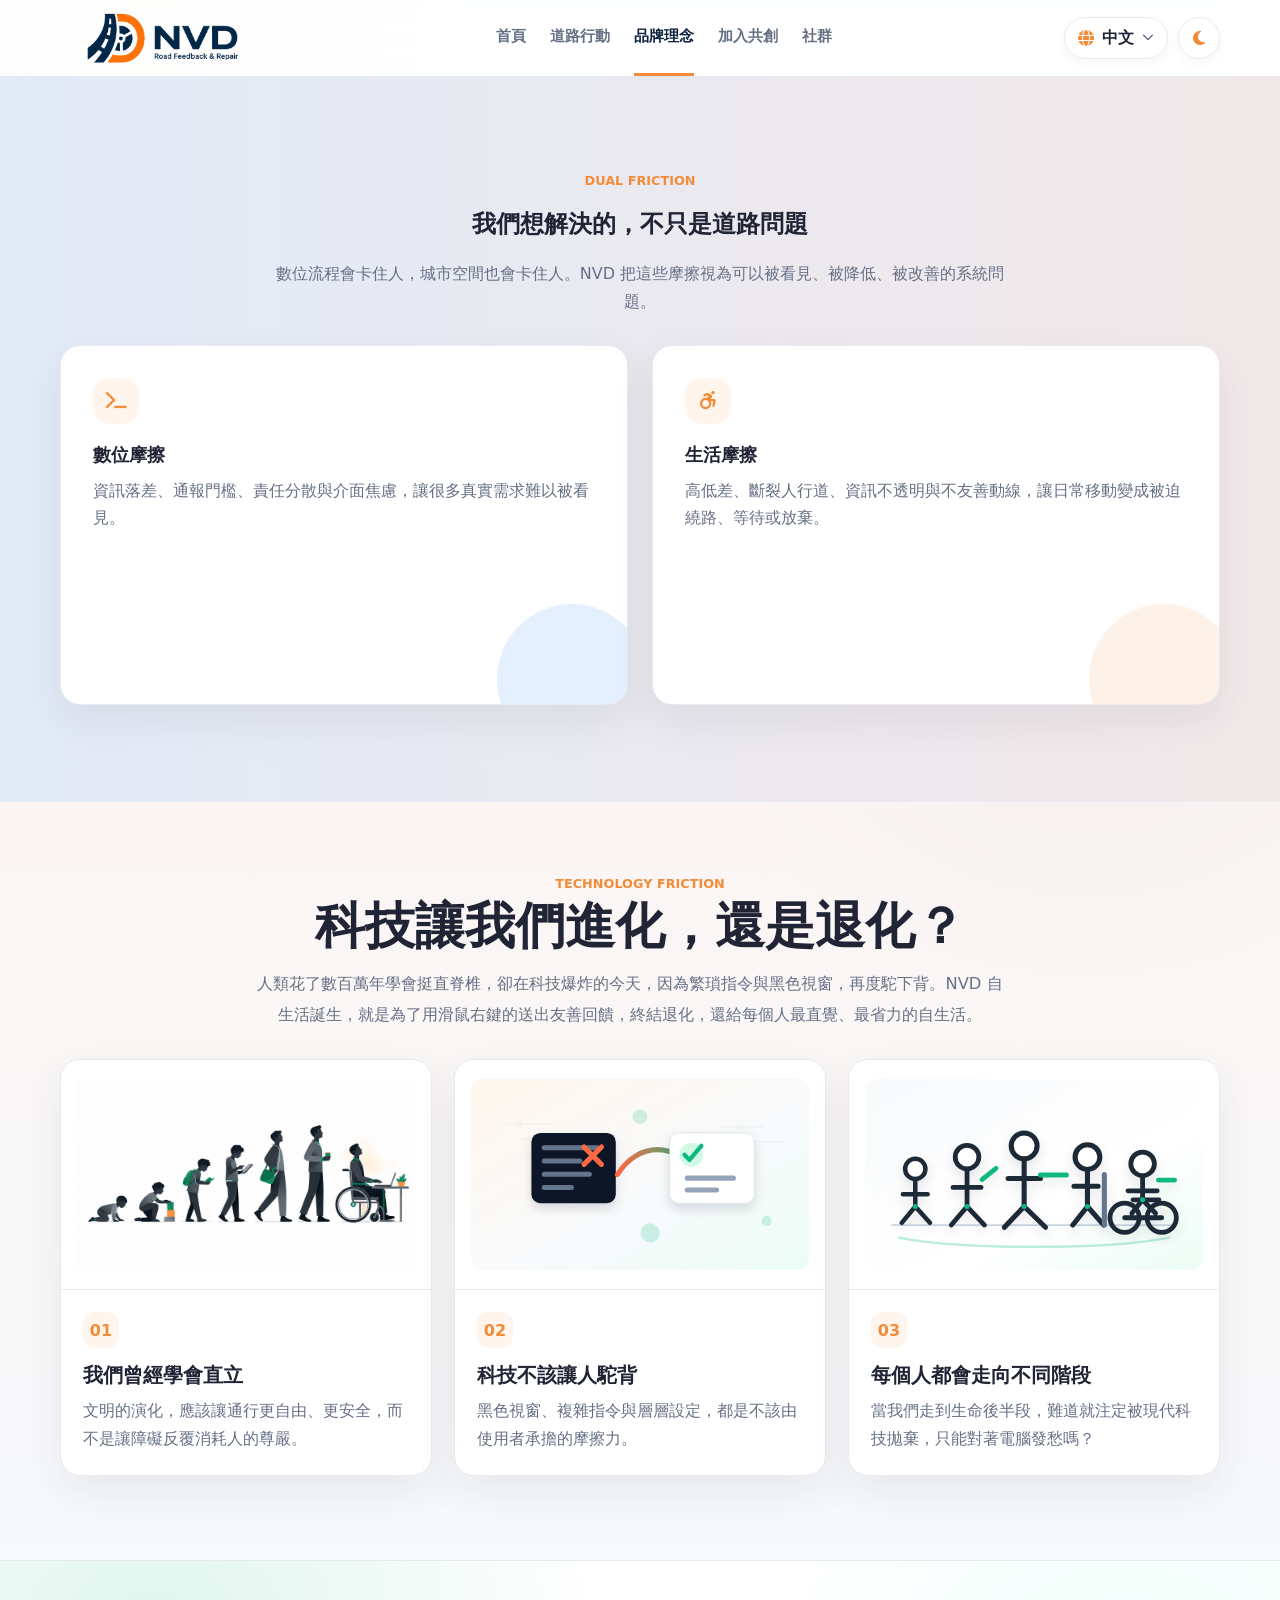
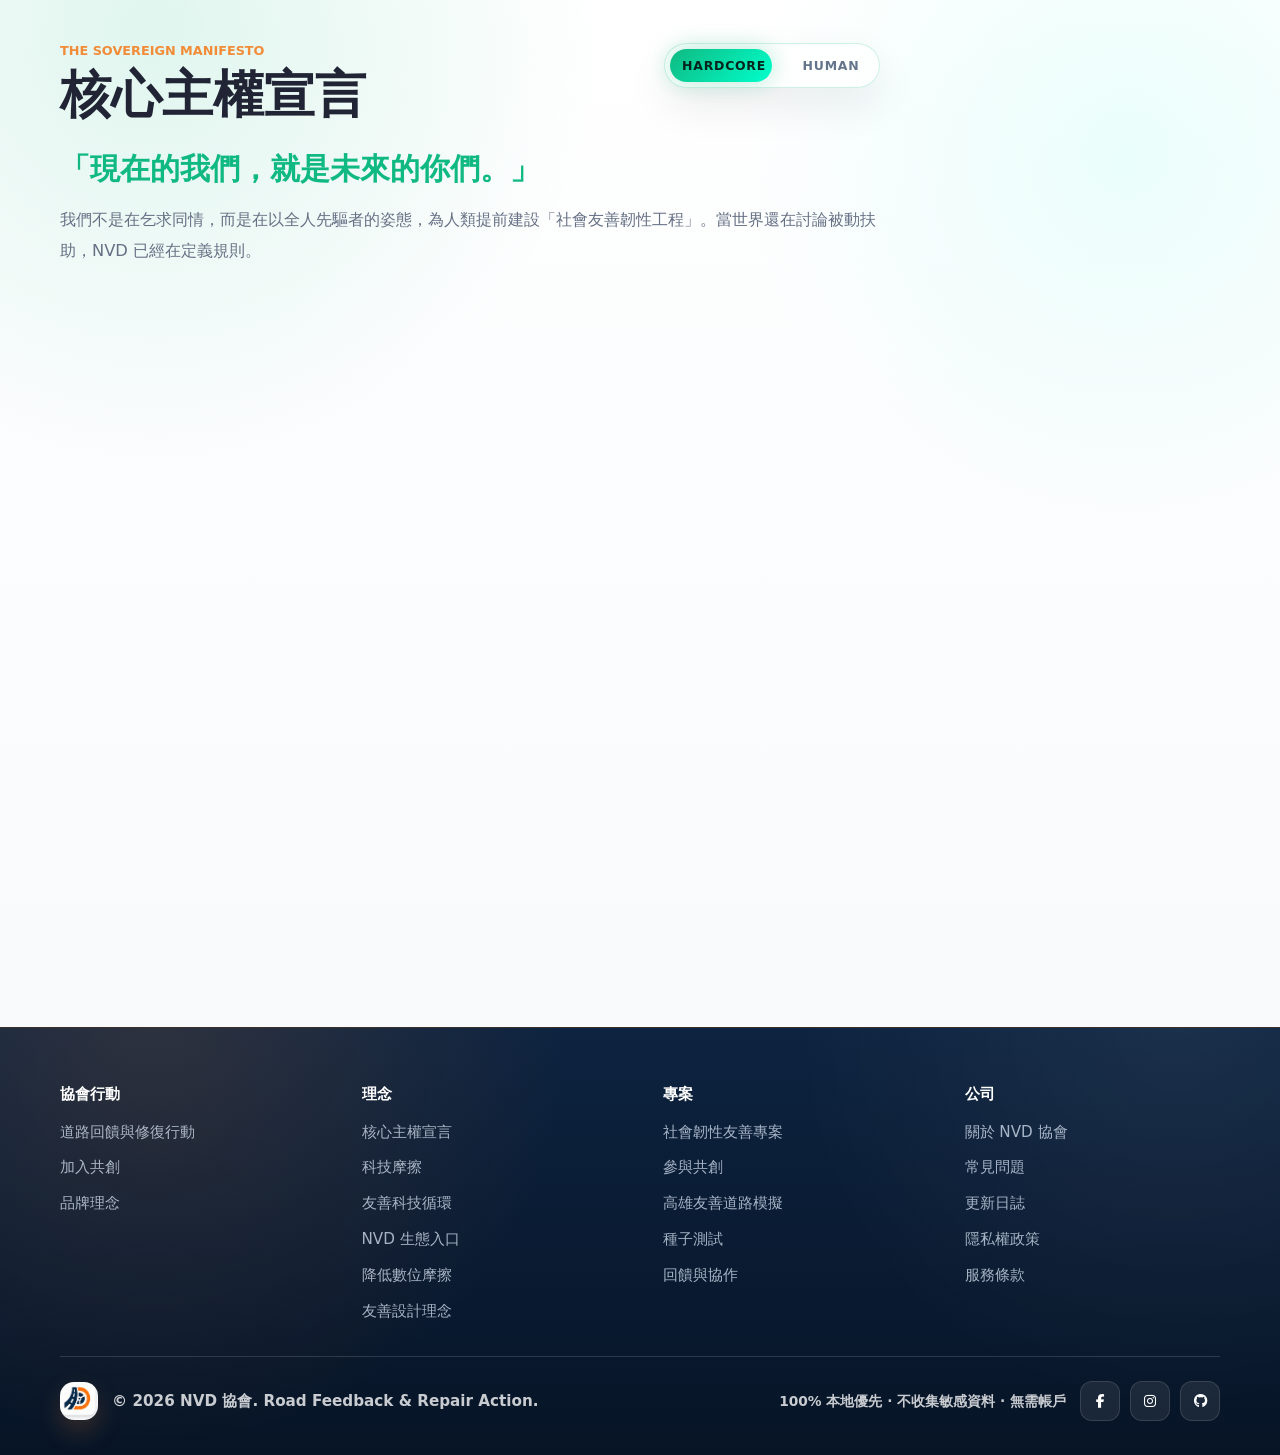
<file: manifesto.html>
<!doctype html>
<html lang="zh-Hant">
  <head>
    <meta charset="UTF-8" />
    <meta name="viewport" content="width=device-width, initial-scale=1.0" />
    <meta
      http-equiv="Content-Security-Policy"
      content="default-src 'self'; base-uri 'self'; object-src 'none'; script-src 'self'; style-src 'self' https://fonts.googleapis.com https://cdnjs.cloudflare.com; font-src 'self' https://fonts.gstatic.com https://cdnjs.cloudflare.com; img-src 'self' data:; form-action 'none'; upgrade-insecure-requests"
    />
    <title>NVD 協會｜品牌理念</title>
    <meta
      name="description"
      content="閱讀 NVD 協會的品牌理念，理解我們如何以友善通行、即時回饋、修復行動與智慧協作重新定義公共價值。"
    />
    <meta property="og:type" content="website" />
    <meta property="og:title" content="NVD 協會｜品牌理念" />
    <meta
      property="og:description"
      content="閱讀 NVD 協會的品牌理念，理解我們如何以友善通行、即時回饋、修復行動與智慧協作重新定義公共價值。"
    />
    <meta
      property="og:url"
      content="https://yi-anchen888.github.io/NVD-Toolkit/manifesto.html"
    />
    <meta
      property="og:image"
      content="https://yi-anchen888.github.io/NVD-Toolkit/assets/og-image.jpg"
    />
    <link rel="icon" type="image/png" href="assets/nvd-logo-icon.png" />
    <link rel="preconnect" href="https://fonts.googleapis.com" />
    <link rel="preconnect" href="https://fonts.gstatic.com" crossorigin />
    <link
      href="https://fonts.googleapis.com/css2?family=Noto+Sans+TC:wght@400;500;700;800&display=swap"
      rel="stylesheet"
    />
    <link
      rel="stylesheet"
      href="https://cdnjs.cloudflare.com/ajax/libs/font-awesome/6.5.2/css/all.min.css"
      integrity="sha384-PPIZEGYM1v8zp5Py7UjFb79S58UeqCL9pYVnVPURKEqvioPROaVAJKKLzvH2rDnI"
      crossorigin="anonymous"
    />
    <link rel="stylesheet" href="styles.css?v=20260604-1" />
  </head>
  <body>
    <header class="site-header">
      <nav class="navbar container" aria-label="主要導覽">
        <a class="brand" href="index.html" aria-label="NVD 協會首頁">
          <img class="brand-logo brand-logo-light" src="assets/nvd-logo-horizontal.png" alt="NVD Road Feedback & Repair" width="950" height="318" />
          <img class="brand-logo brand-logo-dark" src="assets/nvd-logo-horizontal-reverse.png" alt="NVD Road Feedback & Repair" width="330" height="145" />
          <span class="brand-text" data-i18n="brandName">NVD 協會</span>
        </a>

        <button
          class="mobile-nav-toggle"
          id="mobileNavToggle"
          type="button"
          aria-label="開啟網站選單"
          aria-controls="primaryNav"
          aria-expanded="false"
        >
          <span></span>
          <span></span>
          <span></span>
        </button>

        <div class="nav-links" id="primaryNav" aria-label="網站選單">
          <a href="index.html" data-i18n="navHome">首頁</a>
          <a href="resilience.html" data-i18n="navResilience">道路行動</a>
          <a class="active" href="manifesto.html" data-i18n="navManifesto"
            >品牌理念</a
          >
          <a href="join.html" data-i18n="navLoop">加入共創</a>
          <a href="#footer" data-i18n="navCommunity">社群</a>
        </div>

        <div class="header-actions">
          <div class="language-menu" id="languageMenu">
            <button
              id="languageToggle"
              class="language-toggle"
              type="button"
              aria-haspopup="listbox"
              aria-expanded="false"
            >
              <i class="fa-solid fa-globe"></i>
              <span id="currentLanguageLabel">中文</span>
              <i class="fa-solid fa-chevron-down"></i>
            </button>
            <div class="language-options" role="listbox" aria-label="選擇語言">
              <button
                class="language-option active"
                type="button"
                role="option"
                data-language="zh"
                aria-selected="true"
              >
                中文
              </button>
              <button
                class="language-option"
                type="button"
                role="option"
                data-language="en"
                aria-selected="false"
              >
                EN
              </button>
            </div>
          </div>

          <button
            id="themeToggle"
            class="theme-toggle"
            type="button"
            aria-label="切換深淺色主題"
          >
            <i class="fa-solid fa-moon"></i>
          </button>
        </div>
      </nav>
    </header>

    <main>
      <section id="friction" class="dual-friction-section">
        <div class="container">
          <div class="section-heading centered-heading">
            <div>
              <p class="eyebrow" data-i18n="dualFrictionEyebrow">
                Dual Friction
              </p>
              <h1 data-i18n="dualFrictionTitle">社會系統的雙重摩擦力</h1>
              <p class="section-lead" data-i18n="dualFrictionLead">
                我們同時處理認知與數位斷裂、物理與空間障礙，讓 NVD
                不只是理念宣傳，而是友善道路行動入口。
              </p>
            </div>
          </div>
          <div class="dual-friction-grid">
            <article class="dual-friction-card digital-card">
              <span class="dual-friction-icon"
                ><i class="fa-solid fa-terminal"></i
              ></span>
              <h3 data-i18n="digitalFrictionTitle">認知與數位斷裂</h3>
              <p data-i18n="digitalFrictionText">
                繁瑣流程、資訊斷點與責任分散，會讓有價值的觀察與時間被消耗。
              </p>
            </article>
            <article class="dual-friction-card physical-card">
              <span class="dual-friction-icon"
                ><i class="fa-solid fa-wheelchair-move"></i
              ></span>
              <h3 data-i18n="physicalFrictionTitle">物理與空間障礙</h3>
              <p data-i18n="physicalFrictionText">
                道路高低差、違停與缺乏友善資料，讓城市基礎建設無法真正回應使用者。
              </p>
            </article>
          </div>
        </div>
      </section>
      <section class="friction-section">
        <div class="container">
          <div class="friction-heading">
            <p class="eyebrow" data-i18n="frictionEyebrow">
              Technology Friction
            </p>
            <h2 data-i18n="frictionTitle">科技讓我們進化，還是退化？</h2>
            <p data-i18n="frictionLead">
              人類花了數百萬年學會挺直脊椎，卻在科技爆炸的今天，因為繁瑣指令與黑色視窗，再度駝下背。NVD
              NVD 協會推動道路回饋與修復行動，就是為了讓每一次通行更直覺、更安全、更有尊嚴。
            </p>
          </div>
          <div class="friction-grid">
            <article class="friction-card">
              <img
                src="assets/human-progress-original.png"
                alt="原創人類進步與友善科技插圖"
              />
              <div class="friction-copy">
                <span>01</span>
                <h3 data-i18n="frictionCardOneTitle">我們曾經學會直立</h3>
                <p data-i18n="frictionCardOneText">
                  文明的演化，應該讓通行更自由、更安全，而不是讓障礙反覆消耗人的尊嚴。
                </p>
              </div>
            </article>
            <article class="friction-card friction-card-featured">
              <img
                src="assets/technology-friction-original.svg"
                alt="原創科技摩擦轉化插圖"
              />
              <div class="friction-copy">
                <span>02</span>
                <h3 data-i18n="frictionCardTwoTitle">科技不該讓人駝背</h3>
                <p data-i18n="frictionCardTwoText">
                  黑色視窗、複雜指令與層層設定，都是不該由使用者承擔的摩擦力。
                </p>
              </div>
            </article>
            <article class="friction-card">
              <img
                src="assets/life-stages-original.svg"
                alt="原創不同人生階段與無礙生活插圖"
              />
              <div class="friction-copy">
                <span>03</span>
                <h3 data-i18n="frictionCardThreeTitle">
                  每個人都會走向不同階段
                </h3>
                <p data-i18n="frictionCardThreeText">
                  當我們走到生命後半段，難道就注定被現代科技拋棄，只能對著電腦發愁嗎？
                </p>
              </div>
            </article>
          </div>
        </div>
      </section>
      <section id="manifesto" class="manifesto-section">
        <div class="container">
          <div class="manifesto-intro">
            <div class="manifesto-intro-top">
              <div>
                <p class="eyebrow" data-i18n="manifestoEyebrow">
                  The Sovereign Manifesto
                </p>
                <h2 data-i18n="manifestoTitle">核心主權宣言</h2>
              </div>
              <button
                class="manifesto-mode-toggle"
                id="manifestoModeToggle"
                type="button"
                aria-pressed="false"
              >
                <span class="mode-option mode-hardcore">Hardcore</span>
                <span class="mode-track" aria-hidden="true"></span>
                <span class="mode-option mode-human">Human</span>
              </button>
            </div>
            <blockquote data-i18n="manifestoQuote">
              現在的我們，就是未來的你們。
            </blockquote>
            <p data-i18n="manifestoLead">
              我們不是在乞求同情，而是在以全人先驅者的姿態，為人類提前建設社會友善韌性工程。當世界還在討論被動扶助，NVD
              已經在定義規則。
            </p>
          </div>
          <div class="manifesto-grid" id="manifestoGrid">
            <article class="manifesto-card" data-manifesto-card="0">
              <span class="manifesto-index">01</span>
              <p class="manifesto-symbol">
                N (Nature) —— 天生、本然、無所畏懼。
              </p>
              <h3>天生玩家</h3>
              <p data-manifesto-text>
                生命不是一場等待被拯救的苦旅，而是一場頂級的硬核遊戲。打破體制設定的局限，我們以天生的姿態，在社會韌性的沙盒中重新定義玩法。
              </p>
            </article>
            <article class="manifesto-card" data-manifesto-card="1">
              <span class="manifesto-index">02</span>
              <p class="manifesto-symbol">V (Value) —— 本我價值、不容置疑。</p>
              <h3>本我定值</h3>
              <p data-manifesto-text>
                拒絕標籤，拒絕被社會殘留的估值系統定義。我們的存在，本身就是最高級別的資產。
              </p>
            </article>
            <article class="manifesto-card" data-manifesto-card="2">
              <span class="manifesto-index">03</span>
              <p class="manifesto-symbol">
                D (Days) —— 跨越過去、現在與未來的日子。
              </p>
              <h3>無礙永日</h3>
              <p data-manifesto-text>
                這不是一場短期倡議，而是一場跨越時間軸的社會韌性工程，讓每個人都能擁有無所阻礙的永恆日常。
              </p>
            </article>
            <article class="manifesto-card" data-manifesto-card="3">
              <span class="manifesto-index">04</span>
              <p class="manifesto-symbol">Sovereign Logic —— 規則定義者。</p>
              <h3>全人先驅</h3>
              <p data-manifesto-text>
                領先時代的步伐，我們率先踏入高階資產工程學的實踐場。這不是為特定族群妥協，而是為全人類提前建構防線。
              </p>
            </article>
            <article class="manifesto-card" data-manifesto-card="4">
              <span class="manifesto-index">05</span>
              <p class="manifesto-symbol">
                Social Resilience Engineering —— 社會韌性工程。
              </p>
              <h3>韌性架構</h3>
              <p data-manifesto-text>
                將傳統公益的碎步，升級為系統化的社會韌性架構。NVD
                是地基、是框架、是未來社會運行的頂層協議。
              </p>
            </article>
          </div>
        </div>
      </section>
    </main>

    <footer id="footer" class="site-footer">
      <div class="container">
        <div class="footer-top">
          <div class="footer-grid" aria-label="頁尾導覽">
            <section class="footer-column">
              <h2 data-i18n="footerProductsTitle">協會行動</h2>
              <ul>
                <li>
                  <a href="resilience.html" data-i18n="footerProductTools">道路回饋與修復行動</a>
                </li>
                <li>
                  <a href="join.html" data-i18n="footerProductConverter">加入共創</a>
                </li>
                <li>
                  <a href="manifesto.html" data-i18n="footerProductSlides">品牌理念</a>
                </li>
              </ul>
            </section>

            <section class="footer-column">
              <h2 data-i18n="footerGuidesTitle">理念</h2>
              <ul>
                <li>
                  <a
                    href="manifesto.html#manifesto"
                    data-i18n="footerGuideQuickStart"
                    >核心主權宣言</a
                  >
                </li>
                <li>
                  <a
                    href="manifesto.html#friction"
                    data-i18n="footerGuideRightClick"
                    >科技摩擦</a
                  >
                </li>
                <li>
                  <a href="join.html#loop" data-i18n="footerGuideSlides"
                    >友善科技循環</a
                  >
                </li>
                <li>
                  <a href="index.html#gateway" data-i18n="footerGuideFriction"
                    >NVD 生態入口</a
                  >
                </li>
                <li>
                  <a
                    href="manifesto.html#friction"
                    data-i18n="footerGuidePrivacy"
                    >降低數位摩擦</a
                  >
                </li>
                <li>
                  <a
                    href="manifesto.html#manifesto"
                    data-i18n="footerGuideElderFriendly"
                    >友善設計理念</a
                  >
                </li>
              </ul>
            </section>

            <section class="footer-column">
              <h2 data-i18n="footerCompareTitle">專案</h2>
              <ul>
                <li>
                  <a
                    href="resilience.html#resilience"
                    data-i18n="footerCompareNvdVsCommand"
                    >社會韌性友善專案</a
                  >
                </li>
                <li>
                  <a href="join.html#loop" data-i18n="footerCompareNvdVsManual"
                    >參與共創</a
                  >
                </li>
                <li>
                  <a
                    href="resilience.html#resilience"
                    data-i18n="footerCompareNvdVsOnline"
                    >高雄友善道路模擬</a
                  >
                </li>
                <li>
                  <a href="join.html#loop" data-i18n="footerComparePptx"
                    >種子測試</a
                  >
                </li>
                <li>
                  <a href="join.html#loop" data-i18n="footerCompareWorkflow"
                    >回饋與協作</a
                  >
                </li>
              </ul>
            </section>

            <section class="footer-column">
              <h2 data-i18n="footerCompanyTitle">公司</h2>
              <ul>
                <li>
                  <a
                    href="manifesto.html#manifesto"
                    data-i18n="footerCompanyAbout"
                    >關於 NVD 協會</a
                  >
                </li>
                <li>
                  <a href="join.html#faq" data-i18n="footerCompanyFaq"
                    >常見問題</a
                  >
                </li>
                <li>
                  <a
                    href="resilience.html"
                    data-i18n="footerCompanyUpdates"
                    >更新日誌</a
                  >
                </li>
                <li>
                  <a
                    href="#privacy"
                    data-legal-modal="privacy"
                    data-i18n="footerCompanyPrivacy"
                    >隱私權政策</a
                  >
                </li>
                <li>
                  <a
                    href="#terms"
                    data-legal-modal="terms"
                    data-i18n="footerCompanyTerms"
                    >服務條款</a
                  >
                </li>
              </ul>
            </section>
          </div>
        </div>

        <div class="footer-bottom">
          <div class="footer-brand">
            <span class="footer-logo" aria-hidden="true"><img class="footer-logo-img" src="assets/nvd-logo-icon.png" alt="" /></span>
            <p data-i18n="footerCopy">
              © 2026 NVD 協會. Road Feedback & Repair Action.
            </p>
          </div>
          <div class="footer-meta">
            <span data-i18n="footerPrivacyNote"
              >100% 本地優先 · 不收集敏感資料 · 無需帳戶</span
            >
            <div class="social-links" aria-label="社群連結">
              <a href="#" aria-label="Facebook"
                ><i class="fa-brands fa-facebook-f"></i
              ></a>
              <a href="#" aria-label="Instagram"
                ><i class="fa-brands fa-instagram"></i
              ></a>
              <a href="#" aria-label="GitHub"
                ><i class="fa-brands fa-github"></i
              ></a>
            </div>
          </div>
        </div>
      </div>
    </footer>

    <div
      id="guideModal"
      class="modal-backdrop"
      aria-hidden="true"
      aria-modal="true"
      role="dialog"
      aria-labelledby="modalTitle"
    >
      <div class="modal-content">
        <div class="modal-header">
          <h2 id="modalTitle">
            <i class="fa-regular fa-circle-question"></i>
            <span data-i18n="modalTitle">使用說明手冊</span>
          </h2>
          <button
            id="closeModalBtn"
            class="modal-close-icon-btn"
            aria-label="關閉視窗"
          >
            &times;
          </button>
        </div>
        <div class="modal-body">
          <section class="modal-section">
            <h3 data-i18n="modalStepsTitle">極簡 3 步驟輕鬆上手</h3>
            <ol class="step-list">
              <li>
                <span class="step-number">1</span>
                <div>
                  <strong data-i18n="stepOneTitle">認識行動入口</strong>
                  <p data-i18n="stepOneText">
                    從首頁、道路行動、品牌理念或加入共創頁面，選擇最符合您需求的參與入口。
                  </p>
                </div>
              </li>
              <li>
                <span class="step-number">2</span>
                <div>
                  <strong data-i18n="stepTwoTitle">送出友善回饋</strong>
                  <p data-i18n="stepTwoText">
                    依照頁面提示完成回饋或參與表單，讓資訊進入後續整理流程。
                  </p>
                </div>
              </li>
              <li>
                <span class="step-number">3</span>
                <div>
                  <strong data-i18n="stepThreeTitle">完成參與回饋</strong>
                  <p data-i18n="stepThreeText">
                    透過表單、社群或現場協作完成回饋，讓道路阻礙被看見並進入後續整理。
                  </p>
                </div>
              </li>
            </ol>
          </section>

          <section class="modal-section">
            <h3 data-i18n="faqTitle">常見問題 FAQ</h3>
            <div class="faq-group">
              <div class="faq-item">
                <h4 data-i18n="faqOneQuestion">
                  Q: 參與 NVD 行動需要付費或註冊嗎？
                </h4>
                <p data-i18n="faqOneAnswer">
                  參與 NVD 協會行動不以購買服務為前提；實際活動、合作與社群參與方式，將依各專案公告為準。
                </p>
              </div>
              <div class="faq-item">
                <h4 data-i18n="faqTwoQuestion">
                  Q: 外部平台要求登入或授權時該怎麼辦？
                </h4>
                <p data-i18n="faqTwoAnswer">
                  若外部平台要求登入、授權或填寫資料，請先確認網域、用途與隱私政策；不確定時可以先暫停。
                </p>
              </div>
              <div class="faq-item">
                <h4 data-i18n="faqThreeQuestion">
                  Q: 使用外部連結前需要注意什麼？
                </h4>
                <p data-i18n="faqThreeAnswer">
                  請確認連結來源與頁面網域；若外部服務要求提供個人資料，請先閱讀該服務的隱私政策與使用條款。
                </p>
              </div>
            </div>
          </section>
        </div>
        <div class="modal-footer">
          <button
            id="modalConfirmBtn"
            class="modal-btn-primary"
            data-i18n="modalConfirm"
          >
            我知道了
          </button>
        </div>
      </div>
    </div>

    <div
      id="legalModal"
      class="modal-backdrop"
      aria-hidden="true"
      aria-modal="true"
      role="dialog"
      aria-labelledby="legalModalTitle"
    >
      <div class="modal-content legal-modal-content">
        <div class="modal-header">
          <h2 id="legalModalTitle">
            <i class="fa-solid fa-shield-halved"></i>
            <span id="legalModalTitleText" data-i18n="privacyTitle"
              >隱私權政策</span
            >
          </h2>
          <button
            id="closeLegalModalBtn"
            class="modal-close-icon-btn"
            aria-label="關閉視窗"
          >
            &times;
          </button>
        </div>
        <div class="modal-body legal-body">
          <section
            id="privacy"
            class="modal-section legal-panel"
            data-legal-panel="privacy"
          >
            <p class="legal-updated" data-i18n="legalUpdated">
              最後更新：2026 年 5 月 30 日
            </p>
            <h3 data-i18n="privacySectionScope">我們如何保護你的資料</h3>
            <p data-i18n="privacyScopeText">
              NVD
              NVD 協會網站是純前端靜態網站。本網站不要求註冊帳號，也不會主動收集你的姓名、電子郵件、檔案內容或付款資料。
            </p>

            <h3 data-i18n="privacySectionStorage">本機儲存資料</h3>
            <p data-i18n="privacyStorageText">
              網站會在你的瀏覽器 localStorage
              中保存語言、深淺色主題與收藏清單，僅用於維持你的使用偏好。你可以隨時透過瀏覽器清除網站資料。
            </p>

            <h3 data-i18n="privacySectionThirdParty">第三方服務</h3>
            <p data-i18n="privacyThirdPartyText">
              本網站透過 GitHub Pages 提供頁面，並可能載入 Google Fonts、Font
              Awesome 與 Google Drive
              外部社群與協作連結。這些服務可能依各自政策處理基本連線紀錄。
            </p>

            <h3 data-i18n="privacySectionDownloads">外部連結與協作服務</h3>
            <p data-i18n="privacyDownloadsText">
              本網站可能連結至社群平台、協作表單或第三方資訊頁。離開本站後的資料處理方式，請以該服務提供者的政策為準。
            </p>
          </section>

          <section
            id="terms"
            class="modal-section legal-panel"
            data-legal-panel="terms"
            hidden
          >
            <p class="legal-updated" data-i18n="legalUpdated">
              最後更新：2026 年 5 月 30 日
            </p>
            <h3 data-i18n="termsSectionService">服務內容</h3>
            <p data-i18n="termsServiceText">
              本網站提供 NVD 協會理念、道路回饋與修復行動、參與共創與相關資源整理。部分連結可能導向第三方網站或社群平台。
            </p>

            <h3 data-i18n="termsSectionUse">使用責任</h3>
            <p data-i18n="termsUseText">
              使用者應自行確認外部服務是否符合需求，並遵守所在地法律與第三方服務規範。請勿使用本網站或相關資源處理、散布或侵害他人權利的內容。
            </p>

            <h3 data-i18n="termsSectionDownloads">外部連結提醒</h3>
            <p data-i18n="termsDownloadsText">
              本站會盡力維護連結與說明的正確性，但無法保證所有第三方網站、社群平台或外部資源永久可用或完全無風險。使用外部服務前，請自行確認其條款與隱私政策。
            </p>

            <h3 data-i18n="termsSectionChanges">內容異動</h3>
            <p data-i18n="termsChangesText">
              我們可能依專案進度調整行動資訊、連結、政策與條款。更新後的內容會公布於本頁，繼續使用網站即代表你了解並接受更新內容。
            </p>
          </section>
        </div>
        <div class="modal-footer">
          <button
            id="legalModalConfirmBtn"
            class="modal-btn-primary"
            data-i18n="modalConfirm"
          >
            我知道了
          </button>
        </div>
      </div>
    </div>

    <script src="script.js?v=20260604-1"></script>
  </body>
</html>
</file>
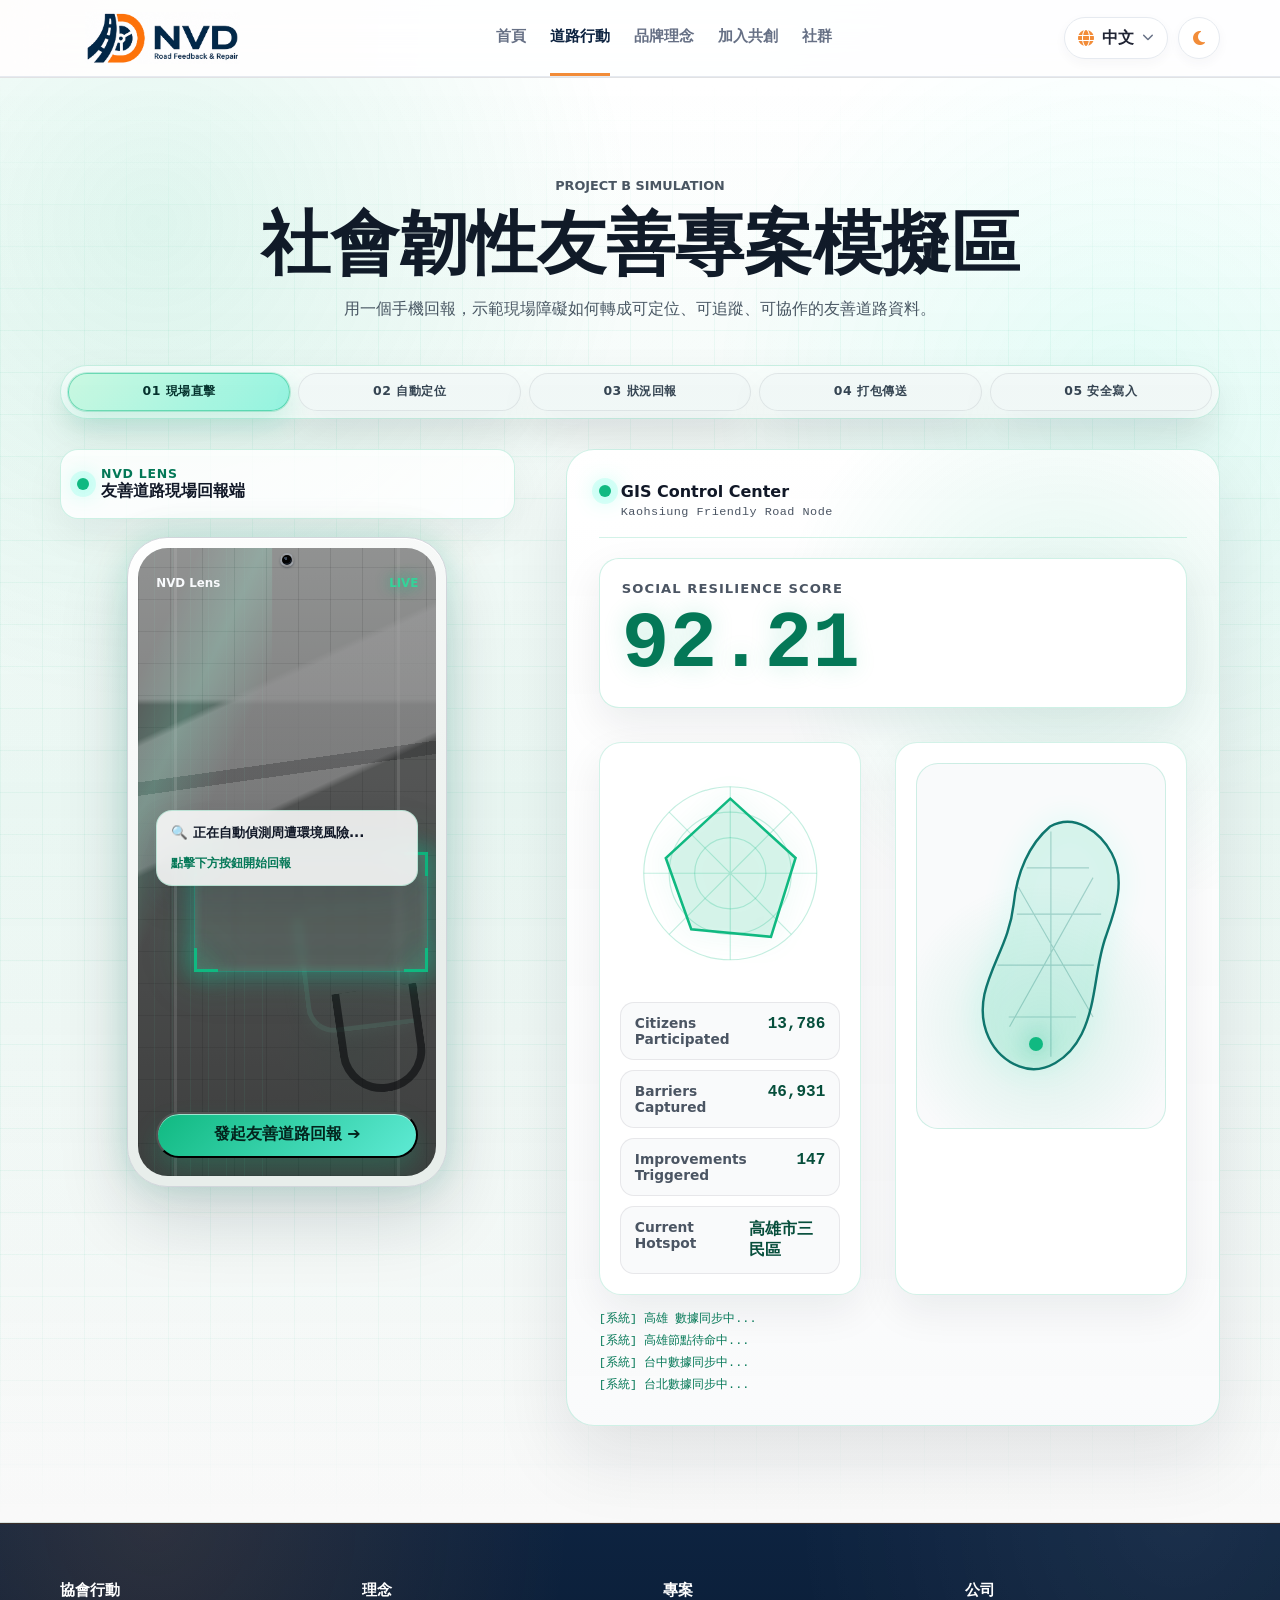
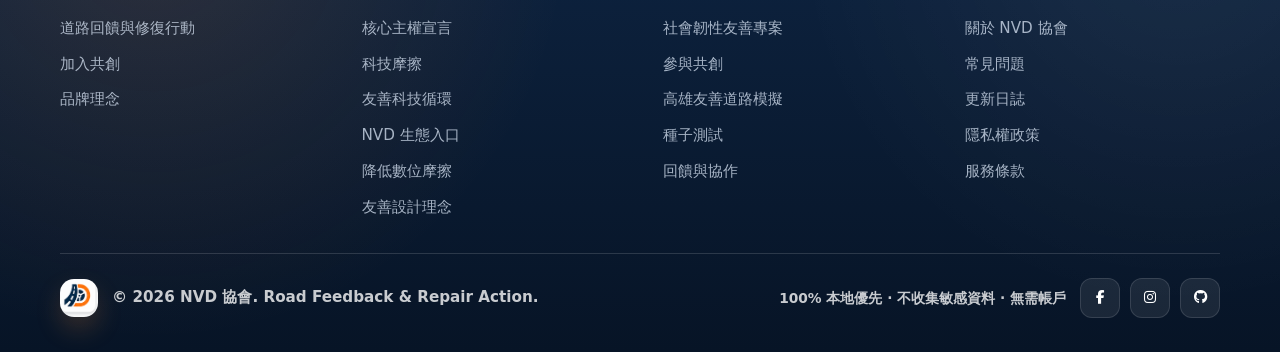
<file: resilience.html>
<!doctype html>
<html lang="zh-Hant">
  <head>
    <meta charset="UTF-8" />
    <meta name="viewport" content="width=device-width, initial-scale=1.0" />
    <meta
      http-equiv="Content-Security-Policy"
      content="default-src 'self'; base-uri 'self'; object-src 'none'; script-src 'self'; style-src 'self' https://fonts.googleapis.com https://cdnjs.cloudflare.com; font-src 'self' https://fonts.gstatic.com https://cdnjs.cloudflare.com; img-src 'self' data:; form-action 'none'; upgrade-insecure-requests"
    />
    <title>NVD 協會｜道路回饋與修復行動</title>
    <meta
      name="description"
      content="透過 NVD 社會韌性友善專案模擬區，查看道路障礙如何從現場回報轉成 GIS 資料、友善道路節點與可協作的改善行動。"
    />
    <meta property="og:type" content="website" />
    <meta property="og:title" content="NVD 協會｜道路回饋與修復行動" />
    <meta
      property="og:description"
      content="透過 NVD 社會韌性友善專案模擬區，查看道路障礙如何從現場回報轉成 GIS 資料、友善道路節點與可協作的改善行動。"
    />
    <meta
      property="og:url"
      content="https://yi-anchen888.github.io/NVD-Toolkit/resilience.html"
    />
    <meta
      property="og:image"
      content="https://yi-anchen888.github.io/NVD-Toolkit/assets/og-image.jpg"
    />
    <link rel="icon" type="image/png" href="assets/nvd-logo-icon.png" />
    <link rel="preconnect" href="https://fonts.googleapis.com" />
    <link rel="preconnect" href="https://fonts.gstatic.com" crossorigin />
    <link
      href="https://fonts.googleapis.com/css2?family=Noto+Sans+TC:wght@400;500;700;800&display=swap"
      rel="stylesheet"
    />
    <link
      rel="stylesheet"
      href="https://cdnjs.cloudflare.com/ajax/libs/font-awesome/6.5.2/css/all.min.css"
      integrity="sha384-PPIZEGYM1v8zp5Py7UjFb79S58UeqCL9pYVnVPURKEqvioPROaVAJKKLzvH2rDnI"
      crossorigin="anonymous"
    />
    <link rel="stylesheet" href="styles.css?v=20260604-1" />
  </head>
  <body>
    <header class="site-header">
      <nav class="navbar container" aria-label="主要導覽">
        <a class="brand" href="index.html" aria-label="NVD 協會首頁">
          <img class="brand-logo brand-logo-light" src="assets/nvd-logo-horizontal.png" alt="NVD Road Feedback & Repair" width="950" height="318" />
          <img class="brand-logo brand-logo-dark" src="assets/nvd-logo-horizontal-reverse.png" alt="NVD Road Feedback & Repair" width="330" height="145" />
          <span class="brand-text" data-i18n="brandName">NVD 協會</span>
        </a>

        <button
          class="mobile-nav-toggle"
          id="mobileNavToggle"
          type="button"
          aria-label="開啟網站選單"
          aria-controls="primaryNav"
          aria-expanded="false"
        >
          <span></span>
          <span></span>
          <span></span>
        </button>

        <div class="nav-links" id="primaryNav" aria-label="網站選單">
          <a href="index.html" data-i18n="navHome">首頁</a>

          <a class="active" href="resilience.html" data-i18n="navResilience"
            >道路行動</a
          >
          <a href="manifesto.html" data-i18n="navManifesto">品牌理念</a>
          <a href="join.html" data-i18n="navLoop">加入共創</a>
          <a href="#footer" data-i18n="navCommunity">社群</a>
        </div>

        <div class="header-actions">
          <div class="language-menu" id="languageMenu">
            <button
              id="languageToggle"
              class="language-toggle"
              type="button"
              aria-haspopup="listbox"
              aria-expanded="false"
            >
              <i class="fa-solid fa-globe"></i>
              <span id="currentLanguageLabel">中文</span>
              <i class="fa-solid fa-chevron-down"></i>
            </button>
            <div class="language-options" role="listbox" aria-label="選擇語言">
              <button
                class="language-option active"
                type="button"
                role="option"
                data-language="zh"
                aria-selected="true"
              >
                中文
              </button>
              <button
                class="language-option"
                type="button"
                role="option"
                data-language="en"
                aria-selected="false"
              >
                EN
              </button>
            </div>
          </div>

          <button
            id="themeToggle"
            class="theme-toggle"
            type="button"
            aria-label="切換深淺色主題"
          >
            <i class="fa-solid fa-moon"></i>
          </button>
        </div>
      </nav>
    </header>

    <main>
      <section
        id="resilience"
        class="resilience-section page-section nvd-demo-section"
      >
        <div class="container">
          <div class="resilience-demo-header">
            <div class="resilience-copy">
              <p class="eyebrow">Project B Simulation</p>
              <h1>社會韌性友善專案模擬區</h1>
              <p>
                用一個手機回報，示範現場障礙如何轉成可定位、可追蹤、可協作的友善道路資料。
              </p>
            </div>
            <div
              class="demo-step-controls step-bar-container"
              aria-label="模擬流程"
            >
              <button
                class="demo-step-button active"
                type="button"
                data-demo-step="0"
              >
                01 現場直擊
              </button>
              <button class="demo-step-button" type="button" data-demo-step="1">
                02 自動定位
              </button>
              <button class="demo-step-button" type="button" data-demo-step="2">
                03 狀況回報
              </button>
              <button class="demo-step-button" type="button" data-demo-step="3">
                04 打包傳送
              </button>
              <button class="demo-step-button" type="button" data-demo-step="4">
                05 安全寫入
              </button>
            </div>
          </div>

          <div class="nvd-demo-stage" id="resilienceDemo" data-step="0">
            <div class="nvd-demo-panel nvd-demo-front">
              <div class="demo-panel-heading">
                <span class="demo-status-dot"></span>
                <div>
                  <span>NVD Lens</span>
                  <strong>友善道路現場回報端</strong>
                </div>
              </div>

              <div class="nvd-mockup-container">
                <div class="pixel-shell" aria-label="行動裝置模擬畫面">
                  <div class="camera-hole" aria-hidden="true"></div>
                  <div class="phone-screen">
                    <div class="screen-content">
                      <div class="phone-topbar">
                        <span>NVD Lens</span>
                        <strong>LIVE</strong>
                      </div>
                      <div
                        class="street-frame"
                        role="img"
                        aria-label="高雄市三民區道路現場影像"
                      ></div>
                      <div class="lidar-scan" aria-hidden="true"></div>
                      <div class="scan-line" aria-hidden="true"></div>
                      <div class="target-box target-lock" aria-hidden="true">
                        <span></span>
                        <span></span>
                        <span></span>
                        <span></span>
                      </div>
                      <div class="mini-data-overlay" aria-live="polite">
                        LAT: --.---, LNG: ---.---<br />
                        DEPTH: --.-cm<br />
                        CONFIDENCE: --.-%
                      </div>
                      <div class="phone-ui">
                        <div class="detection-readout step-card">
                          <strong id="demoStatusPrimary" class="status-text"
                            >🔍 正在自動偵測周遭環境風險...</strong
                          >
                          <small id="demoStatusSecondary"
                            >點擊下方按鈕開始回報</small
                          >
                        </div>
                        <div class="phone-map-card step-card">
                          <div class="mini-map" aria-hidden="true">
                            <span class="map-node"></span>
                            <span class="map-route route-a"></span>
                            <span class="map-route route-b"></span>
                          </div>
                          <div>
                            <strong>自動定位</strong>
                            <span id="demoCoordinates"
                              >22.6273°N, 120.3014°E</span
                            >
                            <div class="gis-progress"><span></span></div>
                          </div>
                        </div>
                        <div class="detection-result-card">
                          ⚠️ 偵測到路面狀況：<strong>【斜坡太靠近道路】</strong>
                        </div>
                        <p class="phone-submit-hint" id="demoSubmitHint">
                          正在將現場數據 ➔ 轉化為社會韌性資產...
                        </p>
                        <button class="phone-submit" type="button">
                          <span>發起友善道路回報 ➔</span>
                        </button>
                      </div>
                    </div>
                  </div>
                </div>
              </div>
            </div>

            <svg
              class="data-beam-layer"
              viewBox="0 0 1000 520"
              aria-hidden="true"
              preserveAspectRatio="none"
            >
              <path
                class="beam beam-main"
                d="M185 302 C345 150 615 138 848 248"
              />
              <path
                class="beam beam-secondary"
                d="M195 350 C398 448 620 114 862 205"
              />
              <circle
                class="beam-particle particle-a"
                cx="185"
                cy="302"
                r="5"
              />
              <circle
                class="beam-particle particle-b"
                cx="195"
                cy="350"
                r="4"
              />
            </svg>

            <div class="nvd-demo-panel nvd-demo-backend">
              <div
                class="resilience-dashboard"
                aria-label="GIS 社會韌性控制中心"
              >
                <div class="dashboard-header">
                  <span class="pulse-dot"></span>
                  <strong>GIS Control Center</strong>
                  <small>Kaohsiung Friendly Road Node</small>
                </div>

                <div class="backend-screen">
                  <div class="score-card dashboard-score-card">
                    <span>Social Resilience Score</span>
                    <strong id="resilienceScore">92.21</strong>
                  </div>

                  <div class="resilience-radar-card">
                    <svg
                      class="radar-vector-chart"
                      viewBox="0 0 260 260"
                      role="img"
                      aria-label="結構向量雷達圖"
                    >
                      <circle cx="130" cy="130" r="102"></circle>
                      <circle cx="130" cy="130" r="72"></circle>
                      <circle cx="130" cy="130" r="42"></circle>
                      <path
                        d="M130 28V232M28 130H232M58 58 202 202M202 58 58 202"
                      ></path>
                      <polygon
                        points="130,42 207,112 178,205 84,196 54,112"
                      ></polygon>
                    </svg>
                    <div class="dashboard-metric-list">
                      <div>
                        <span>Citizens Participated</span>
                        <strong>13,786</strong>
                      </div>
                      <div>
                        <span>Barriers Captured</span>
                        <strong>46,931</strong>
                      </div>
                      <div>
                        <span>Improvements Triggered</span>
                        <strong>147</strong>
                      </div>
                      <div>
                        <span>Current Hotspot</span>
                        <strong>高雄市三民區</strong>
                      </div>
                    </div>
                  </div>

                  <div class="dashboard-map-card">
                    <div class="taiwan-map" aria-hidden="true">
                      <svg viewBox="0 0 220 320">
                        <path
                          class="taiwan-shape"
                          d="M121 13C95 35 80 70 76 109c-5 45-27 72-36 111-8 38 8 75 43 89 31 12 62-10 77-40 19-39 16-83 30-121 11-31 25-68 7-102-14-26-45-50-76-33Z"
                        />
                        <path
                          class="taiwan-grid"
                          d="M92 64h77M80 121h104M56 184h119M70 248h83M122 19v278M82 88l92 160M174 76 71 260"
                        />
                      </svg>
                      <span class="kaohsiung-node"></span>
                    </div>
                    <div class="backend-toast">
                      <i class="fa-solid fa-circle-check"></i>
                      <span>現場回報已安全寫入友善道路資料庫</span>
                    </div>
                  </div>
                </div>

                <div class="receipt-modal" aria-hidden="true">
                  <span class="receipt-kicker">ASSET RECEIPT</span>
                  <strong id="receiptHash">HASH: 0x9f82...</strong>
                  <span class="receipt-proof">STATUS: ENCRYPTED</span>
                  <em>VERIFIED</em>
                </div>

                <div class="log-stream" aria-label="系統同步紀錄">
                  <span>[系統] 高雄節點待命中...</span>
                  <span>[系統] 台中數據同步中...</span>
                  <span>[系統] 台北數據同步中...</span>
                </div>
              </div>
            </div>
          </div>
        </div>
      </section>
    </main>

    <footer id="footer" class="site-footer">
      <div class="container">
        <div class="footer-top">
          <div class="footer-grid" aria-label="頁尾導覽">
            <section class="footer-column">
              <h2 data-i18n="footerProductsTitle">協會行動</h2>
              <ul>
                <li>
                  <a href="resilience.html" data-i18n="footerProductTools">道路回饋與修復行動</a>
                </li>
                <li>
                  <a href="join.html" data-i18n="footerProductConverter">加入共創</a>
                </li>
                <li>
                  <a href="manifesto.html" data-i18n="footerProductSlides">品牌理念</a>
                </li>
              </ul>
            </section>

            <section class="footer-column">
              <h2 data-i18n="footerGuidesTitle">理念</h2>
              <ul>
                <li>
                  <a
                    href="manifesto.html#manifesto"
                    data-i18n="footerGuideQuickStart"
                    >核心主權宣言</a
                  >
                </li>
                <li>
                  <a
                    href="manifesto.html#friction"
                    data-i18n="footerGuideRightClick"
                    >科技摩擦</a
                  >
                </li>
                <li>
                  <a href="join.html#loop" data-i18n="footerGuideSlides"
                    >友善科技循環</a
                  >
                </li>
                <li>
                  <a href="index.html#gateway" data-i18n="footerGuideFriction"
                    >NVD 生態入口</a
                  >
                </li>
                <li>
                  <a
                    href="manifesto.html#friction"
                    data-i18n="footerGuidePrivacy"
                    >降低數位摩擦</a
                  >
                </li>
                <li>
                  <a
                    href="manifesto.html#manifesto"
                    data-i18n="footerGuideElderFriendly"
                    >友善設計理念</a
                  >
                </li>
              </ul>
            </section>

            <section class="footer-column">
              <h2 data-i18n="footerCompareTitle">專案</h2>
              <ul>
                <li>
                  <a
                    href="resilience.html#resilience"
                    data-i18n="footerCompareNvdVsCommand"
                    >社會韌性友善專案</a
                  >
                </li>
                <li>
                  <a href="join.html#loop" data-i18n="footerCompareNvdVsManual"
                    >參與共創</a
                  >
                </li>
                <li>
                  <a
                    href="resilience.html#resilience"
                    data-i18n="footerCompareNvdVsOnline"
                    >高雄友善道路模擬</a
                  >
                </li>
                <li>
                  <a href="join.html#loop" data-i18n="footerComparePptx"
                    >種子測試</a
                  >
                </li>
                <li>
                  <a href="join.html#loop" data-i18n="footerCompareWorkflow"
                    >回饋與協作</a
                  >
                </li>
              </ul>
            </section>

            <section class="footer-column">
              <h2 data-i18n="footerCompanyTitle">公司</h2>
              <ul>
                <li>
                  <a
                    href="manifesto.html#manifesto"
                    data-i18n="footerCompanyAbout"
                    >關於 NVD 協會</a
                  >
                </li>
                <li>
                  <a href="join.html#faq" data-i18n="footerCompanyFaq"
                    >常見問題</a
                  >
                </li>
                <li>
                  <a
                    href="resilience.html"
                    data-i18n="footerCompanyUpdates"
                    >更新日誌</a
                  >
                </li>
                <li>
                  <a
                    href="#privacy"
                    data-legal-modal="privacy"
                    data-i18n="footerCompanyPrivacy"
                    >隱私權政策</a
                  >
                </li>
                <li>
                  <a
                    href="#terms"
                    data-legal-modal="terms"
                    data-i18n="footerCompanyTerms"
                    >服務條款</a
                  >
                </li>
              </ul>
            </section>
          </div>
        </div>

        <div class="footer-bottom">
          <div class="footer-brand">
            <span class="footer-logo" aria-hidden="true"><img class="footer-logo-img" src="assets/nvd-logo-icon.png" alt="" /></span>
            <p data-i18n="footerCopy">
              © 2026 NVD 協會. Road Feedback & Repair Action.
            </p>
          </div>
          <div class="footer-meta">
            <span data-i18n="footerPrivacyNote"
              >100% 本地優先 · 不收集敏感資料 · 無需帳戶</span
            >
            <div class="social-links" aria-label="社群連結">
              <a href="#" aria-label="Facebook"
                ><i class="fa-brands fa-facebook-f"></i
              ></a>
              <a href="#" aria-label="Instagram"
                ><i class="fa-brands fa-instagram"></i
              ></a>
              <a href="#" aria-label="GitHub"
                ><i class="fa-brands fa-github"></i
              ></a>
            </div>
          </div>
        </div>
      </div>
    </footer>

    <div
      id="guideModal"
      class="modal-backdrop"
      aria-hidden="true"
      aria-modal="true"
      role="dialog"
      aria-labelledby="modalTitle"
    >
      <div class="modal-content">
        <div class="modal-header">
          <h2 id="modalTitle">
            <i class="fa-regular fa-circle-question"></i>
            <span data-i18n="modalTitle">使用說明手冊</span>
          </h2>
          <button
            id="closeModalBtn"
            class="modal-close-icon-btn"
            aria-label="關閉視窗"
          >
            &times;
          </button>
        </div>
        <div class="modal-body">
          <section class="modal-section">
            <h3 data-i18n="modalStepsTitle">極簡 3 步驟輕鬆上手</h3>
            <ol class="step-list">
              <li>
                <span class="step-number">1</span>
                <div>
                  <strong data-i18n="stepOneTitle">認識行動入口</strong>
                  <p data-i18n="stepOneText">
                    從首頁、道路行動、品牌理念或加入共創頁面，選擇最符合您需求的參與入口。
                  </p>
                </div>
              </li>
              <li>
                <span class="step-number">2</span>
                <div>
                  <strong data-i18n="stepTwoTitle">送出友善回饋</strong>
                  <p data-i18n="stepTwoText">
                    依照頁面提示完成回饋或參與表單，讓資訊進入後續整理流程。
                  </p>
                </div>
              </li>
              <li>
                <span class="step-number">3</span>
                <div>
                  <strong data-i18n="stepThreeTitle">完成參與回饋</strong>
                  <p data-i18n="stepThreeText">
                    透過表單、社群或現場協作完成回饋，讓道路阻礙被看見並進入後續整理。
                  </p>
                </div>
              </li>
            </ol>
          </section>

          <section class="modal-section">
            <h3 data-i18n="faqTitle">常見問題 FAQ</h3>
            <div class="faq-group">
              <div class="faq-item">
                <h4 data-i18n="faqOneQuestion">
                  Q: 參與 NVD 行動需要付費或註冊嗎？
                </h4>
                <p data-i18n="faqOneAnswer">
                  參與 NVD 協會行動不以購買服務為前提；實際活動、合作與社群參與方式，將依各專案公告為準。
                </p>
              </div>
              <div class="faq-item">
                <h4 data-i18n="faqTwoQuestion">
                  Q: 外部平台要求登入或授權時該怎麼辦？
                </h4>
                <p data-i18n="faqTwoAnswer">
                  若外部平台要求登入、授權或填寫資料，請先確認網域、用途與隱私政策；不確定時可以先暫停。
                </p>
              </div>
              <div class="faq-item">
                <h4 data-i18n="faqThreeQuestion">
                  Q: 使用外部連結前需要注意什麼？
                </h4>
                <p data-i18n="faqThreeAnswer">
                  請確認連結來源與頁面網域；若外部服務要求提供個人資料，請先閱讀該服務的隱私政策與使用條款。
                </p>
              </div>
            </div>
          </section>
        </div>
        <div class="modal-footer">
          <button
            id="modalConfirmBtn"
            class="modal-btn-primary"
            data-i18n="modalConfirm"
          >
            我知道了
          </button>
        </div>
      </div>
    </div>

    <div
      id="legalModal"
      class="modal-backdrop"
      aria-hidden="true"
      aria-modal="true"
      role="dialog"
      aria-labelledby="legalModalTitle"
    >
      <div class="modal-content legal-modal-content">
        <div class="modal-header">
          <h2 id="legalModalTitle">
            <i class="fa-solid fa-shield-halved"></i>
            <span id="legalModalTitleText" data-i18n="privacyTitle"
              >隱私權政策</span
            >
          </h2>
          <button
            id="closeLegalModalBtn"
            class="modal-close-icon-btn"
            aria-label="關閉視窗"
          >
            &times;
          </button>
        </div>
        <div class="modal-body legal-body">
          <section
            id="privacy"
            class="modal-section legal-panel"
            data-legal-panel="privacy"
          >
            <p class="legal-updated" data-i18n="legalUpdated">
              最後更新：2026 年 5 月 30 日
            </p>
            <h3 data-i18n="privacySectionScope">我們如何保護你的資料</h3>
            <p data-i18n="privacyScopeText">
              NVD
              NVD 協會網站是純前端靜態網站。本網站不要求註冊帳號，也不會主動收集你的姓名、電子郵件、檔案內容或付款資料。
            </p>

            <h3 data-i18n="privacySectionStorage">本機儲存資料</h3>
            <p data-i18n="privacyStorageText">
              網站會在你的瀏覽器 localStorage
              中保存語言、深淺色主題與收藏清單，僅用於維持你的使用偏好。你可以隨時透過瀏覽器清除網站資料。
            </p>

            <h3 data-i18n="privacySectionThirdParty">第三方服務</h3>
            <p data-i18n="privacyThirdPartyText">
              本網站透過 GitHub Pages 提供頁面，並可能載入 Google Fonts、Font
              Awesome 與 Google Drive
              外部社群與協作連結。這些服務可能依各自政策處理基本連線紀錄。
            </p>

            <h3 data-i18n="privacySectionDownloads">外部連結與協作服務</h3>
            <p data-i18n="privacyDownloadsText">
              本網站可能連結至社群平台、協作表單或第三方資訊頁。離開本站後的資料處理方式，請以該服務提供者的政策為準。
            </p>
          </section>

          <section
            id="terms"
            class="modal-section legal-panel"
            data-legal-panel="terms"
            hidden
          >
            <p class="legal-updated" data-i18n="legalUpdated">
              最後更新：2026 年 5 月 30 日
            </p>
            <h3 data-i18n="termsSectionService">服務內容</h3>
            <p data-i18n="termsServiceText">
              本網站提供 NVD 協會理念、道路回饋與修復行動、參與共創與相關資源整理。部分連結可能導向第三方網站或社群平台。
            </p>

            <h3 data-i18n="termsSectionUse">使用責任</h3>
            <p data-i18n="termsUseText">
              使用者應自行確認外部服務是否符合需求，並遵守所在地法律與第三方服務規範。請勿使用本網站或相關資源處理、散布或侵害他人權利的內容。
            </p>

            <h3 data-i18n="termsSectionDownloads">外部連結提醒</h3>
            <p data-i18n="termsDownloadsText">
              本站會盡力維護連結與說明的正確性，但無法保證所有第三方網站、社群平台或外部資源永久可用或完全無風險。使用外部服務前，請自行確認其條款與隱私政策。
            </p>

            <h3 data-i18n="termsSectionChanges">內容異動</h3>
            <p data-i18n="termsChangesText">
              我們可能依專案進度調整行動資訊、連結、政策與條款。更新後的內容會公布於本頁，繼續使用網站即代表你了解並接受更新內容。
            </p>
          </section>
        </div>
        <div class="modal-footer">
          <button
            id="legalModalConfirmBtn"
            class="modal-btn-primary"
            data-i18n="modalConfirm"
          >
            我知道了
          </button>
        </div>
      </div>
    </div>

    <script src="script.js?v=20260604-1"></script>
  </body>
</html>
</file>
<file: styles.css>
﻿:root {
  --brand-navy: #0d2340;
  --brand-navy-soft: #142d4c;
  --brand-orange: #f28c38;
  --brand-orange-dark: #d96f16;
  --bg-main: #f7f9fc;
  --bg-glow-primary: rgba(242, 140, 56, 0.11);
  --bg-glow-secondary: rgba(13, 35, 64, 0.08);
  --surface-main: #ffffff;
  --surface-soft: #fff5ec;
  --surface-muted: #f1f3f7;
  --card-bg: #ffffff;
  --card-subtle: rgba(250, 251, 252, 0.76);
  --text-main: #202434;
  --text-muted: #667085;
  --text-inverse: #ffffff;
  --border-main: #e6eaf0;
  --primary-orange: var(--brand-orange);
  --primary-orange-dark: var(--brand-orange-dark);
  --accent-teal: var(--brand-navy);
  --accent-yellow: #f7b955;
  --header-bg: rgba(255, 255, 255, 0.88);
  --footer-bg: #071426;
  --footer-text: rgba(255, 255, 255, 0.72);
  --modal-backdrop: rgba(30, 34, 48, 0.5);
  --shadow-main: 0 16px 42px rgba(45, 49, 66, 0.08);
  --shadow-hover: 0 22px 54px rgba(45, 49, 66, 0.14);
  --radius-lg: 20px;
  --radius-md: 14px;
  --max-width: 1160px;
  --phone-width: 320px;
  --phone-height: 650px;
  --phone-radius: 40px;
  --bezel-thickness: 10px;
  --nvd-dark: #0a0a0a;
  --nvd-neon: #00ffcc;
  --nvd-neon-soft: #10b981;
}

body[data-theme="dark"] {
  --bg-main: #08111f;
  --bg-glow-primary: rgba(242, 140, 56, 0.12);
  --bg-glow-secondary: rgba(16, 185, 129, 0.08);
  --surface-main: #1b1d21;
  --surface-soft: rgba(255, 104, 66, 0.12);
  --surface-muted: #272a30;
  --card-bg: #1b1d21;
  --card-subtle: rgba(255, 255, 255, 0.035);
  --text-main: #f3f4f6;
  --text-muted: #a5adba;
  --text-inverse: #ffffff;
  --border-main: #30343b;
  --header-bg: rgba(18, 18, 18, 0.88);
  --footer-bg: #050b14;
  --footer-text: rgba(255, 255, 255, 0.72);
  --modal-backdrop: rgba(0, 0, 0, 0.62);
  --shadow-main: 0 18px 46px rgba(0, 0, 0, 0.28);
  --shadow-hover: 0 24px 58px rgba(0, 0, 0, 0.38);
}

* {
  box-sizing: border-box;
}

html {
  overflow-x: clip;
  scroll-behavior: smooth;
}

body {
  min-height: 100vh;
  margin: 0;
  overflow-x: hidden;
  color: var(--text-main);
  font-family:
    "Noto Sans TC",
    system-ui,
    -apple-system,
    BlinkMacSystemFont,
    sans-serif;
  background:
    radial-gradient(
      circle at top left,
      var(--bg-glow-primary),
      transparent 30rem
    ),
    radial-gradient(
      circle at 85% 18%,
      var(--bg-glow-secondary),
      transparent 28rem
    ),
    var(--bg-main);
  transition:
    background-color 0.3s ease,
    color 0.3s ease;
}

body.modal-open {
  overflow: hidden;
}

a {
  color: inherit;
  text-decoration: none;
}

button,
input {
  font: inherit;
}

button {
  cursor: pointer;
}

.container {
  width: min(calc(100% - clamp(24px, 5vw, 48px)), var(--max-width));
  margin-inline: auto;
}

.visually-hidden {
  position: absolute !important;
  width: 1px !important;
  height: 1px !important;
  padding: 0 !important;
  margin: -1px !important;
  overflow: hidden !important;
  clip: rect(0, 0, 0, 0) !important;
  white-space: nowrap !important;
  border: 0 !important;
}

:focus-visible {
  outline: 3px solid rgba(255, 90, 43, 0.42);
  outline-offset: 3px;
}

.site-header {
  position: sticky;
  top: 0;
  z-index: 50;
  background: var(--header-bg);
  border-bottom: 1px solid var(--border-main);
  backdrop-filter: blur(20px);
  -webkit-backdrop-filter: blur(20px);
}

.navbar {
  min-height: 76px;
  display: flex;
  align-items: center;
  justify-content: space-between;
  gap: 24px;
}

.brand,
.nav-links,
.header-actions,
.submit-btn,
.language-toggle,
.theme-toggle {
  display: flex;
  align-items: center;
}

.brand {
  min-width: 0;
  gap: 0;
  font-size: 1.18rem;
  font-weight: 800;
  line-height: 1;
}

.brand-logo {
  display: block;
  width: clamp(154px, 16vw, 210px);
  height: auto;
  max-height: 52px;
  object-fit: contain;
}

.brand-logo-dark {
  display: none;
}

body[data-theme="dark"] .brand-logo-light {
  display: none;
}

body[data-theme="dark"] .brand-logo-dark {
  display: block;
}

.brand-text {
  position: absolute;
  width: 1px;
  height: 1px;
  overflow: hidden;
  clip: rect(0 0 0 0);
  clip-path: inset(50%);
  white-space: nowrap;
}

.brand-mark {
  width: 38px;
  height: 38px;
  flex: 0 0 auto;
  display: grid;
  place-items: center;
  color: var(--text-inverse);
  background:
    linear-gradient(135deg, rgba(255, 255, 255, 0.16), transparent),
    linear-gradient(135deg, var(--brand-navy) 0 48%, var(--brand-orange) 49%);
  border: 1px solid rgba(13, 35, 64, 0.16);
  border-radius: 13px;
  box-shadow: 0 10px 24px rgba(13, 35, 64, 0.18);
}

.brand-mark i {
  transform: rotate(-18deg);
}

.nav-links {
  gap: 24px;
  color: var(--text-muted);
  font-size: 0.94rem;
  font-weight: 700;
}

.nav-links a {
  position: relative;
  display: flex;
  align-items: center;
  flex: 0 0 auto;
  gap: 6px;
  min-height: 76px;
  border-bottom: 3px solid transparent;
  transition:
    color 0.3s ease,
    border-color 0.3s ease;
}

.nav-links a:hover {
  color: var(--brand-orange-dark);
}

.nav-links a.active {
  color: var(--brand-navy);
  border-bottom-color: var(--brand-orange);
  font-weight: 900;
}

body[data-theme="dark"] .nav-links a.active {
  color: #ffffff;
}

body[data-theme="dark"] .nav-links a:hover {
  color: #ffb06b;
}

.header-actions {
  flex: 0 0 auto;
  gap: 10px;
}

.language-menu {
  position: relative;
}

.language-toggle {
  gap: 8px;
  min-height: 42px;
  padding: 0 13px;
  color: var(--text-main);
  background: var(--surface-main);
  border: 1px solid var(--border-main);
  border-radius: 999px;
  box-shadow: 0 4px 12px rgba(45, 49, 66, 0.04);
  font-weight: 800;
  transition: all 0.25s ease;
}

.language-toggle:hover,
.language-menu.open .language-toggle {
  border-color: rgba(255, 90, 43, 0.38);
  transform: translateY(-1px);
}

.language-toggle i:first-child {
  color: var(--primary-orange);
}

.language-toggle i:last-child {
  color: var(--text-muted);
  font-size: 0.72rem;
  transition: transform 0.25s ease;
}

.language-menu.open .language-toggle i:last-child {
  transform: rotate(180deg);
}

.language-options {
  position: absolute;
  top: calc(100% + 8px);
  right: 0;
  z-index: 70;
  min-width: 116px;
  padding: 6px;
  background: var(--surface-main);
  border: 1px solid var(--border-main);
  border-radius: 14px;
  box-shadow: var(--shadow-main);
  opacity: 0;
  visibility: hidden;
  transform: translateY(-6px);
  transition: all 0.2s ease;
}

.language-menu.open .language-options {
  opacity: 1;
  visibility: visible;
  transform: translateY(0);
}

.language-option {
  width: 100%;
  min-height: 36px;
  padding: 0 12px;
  color: var(--text-main);
  text-align: left;
  background: transparent;
  border: 0;
  border-radius: 10px;
  font-weight: 800;
}

.language-option:hover,
.language-option.active {
  color: var(--text-inverse);
  background: var(--primary-orange);
}

.theme-toggle {
  width: 42px;
  height: 42px;
  justify-content: center;
  color: var(--primary-orange);
  background: var(--surface-main);
  border: 1px solid var(--border-main);
  border-radius: 999px;
  box-shadow: 0 4px 12px rgba(45, 49, 66, 0.04);
  transition: all 0.3s ease;
}

.theme-toggle:hover {
  transform: translateY(-2px);
  border-color: rgba(255, 90, 43, 0.38);
}

.mobile-nav-toggle {
  width: 42px;
  height: 42px;
  display: none;
  flex: 0 0 auto;
  align-items: center;
  justify-content: center;
  flex-direction: column;
  gap: 5px;
  color: var(--text-main);
  background: var(--surface-main);
  border: 1px solid var(--border-main);
  border-radius: 999px;
  box-shadow: 0 4px 12px rgba(45, 49, 66, 0.04);
  transition: all 0.25s ease;
}

.mobile-nav-toggle span {
  width: 17px;
  height: 2px;
  display: block;
  background: currentcolor;
  border-radius: 999px;
  transition:
    transform 0.25s ease,
    opacity 0.25s ease;
}

.mobile-nav-toggle:hover {
  color: var(--accent-teal);
  transform: translateY(-1px);
}

.site-header.nav-open .mobile-nav-toggle span:nth-child(1) {
  transform: translateY(7px) rotate(45deg);
}

.site-header.nav-open .mobile-nav-toggle span:nth-child(2) {
  opacity: 0;
}

.site-header.nav-open .mobile-nav-toggle span:nth-child(3) {
  transform: translateY(-7px) rotate(-45deg);
}

.submit-btn {
  gap: 8px;
  min-height: 44px;
  padding: 0 18px;
  color: var(--text-inverse);
  font-weight: 800;
  background: var(--primary-orange);
  border-radius: 999px;
  box-shadow: 0 8px 22px rgba(255, 90, 43, 0.22);
  transition: all 0.3s cubic-bezier(0.16, 1, 0.3, 1);
}

.submit-btn:hover {
  transform: translateY(-2px);
  background: var(--primary-orange-dark);
  box-shadow: 0 12px 28px rgba(255, 90, 43, 0.3);
}

.hero {
  position: relative;
  overflow: hidden;
  padding: clamp(84px, 10vw, 128px) 0 clamp(66px, 8vw, 96px);
}

.hero::before {
  content: "";
  position: absolute;
  inset: 18% auto auto 50%;
  width: min(78vw, 920px);
  aspect-ratio: 2.7 / 1;
  border: clamp(18px, 4vw, 48px) solid rgba(13, 35, 64, 0.05);
  border-right-color: rgba(242, 140, 56, 0.12);
  border-radius: 999px;
  transform: translateX(-50%) rotate(-7deg);
  pointer-events: none;
}

.hero-inner {
  position: relative;
  z-index: 1;
  text-align: center;
}

.hero-kicker {
  width: fit-content;
  margin: 0 auto 16px;
  padding: 9px 16px;
  color: var(--brand-navy);
  background: rgba(255, 255, 255, 0.82);
  border: 1px solid rgba(13, 35, 64, 0.12);
  border-radius: 999px;
  font-size: 0.86rem;
  font-weight: 900;
  text-transform: uppercase;
  box-shadow: 0 12px 34px rgba(13, 35, 64, 0.06);
}

.hero-badge {
  display: inline-flex;
  align-items: center;
  gap: 8px;
  padding: 9px 16px;
  color: var(--primary-orange);
  background: var(--surface-soft);
  border: 1px solid rgba(255, 90, 43, 0.16);
  border-radius: 999px;
  font-size: 0.9rem;
  font-weight: 800;
}

.hero h1 {
  max-width: 880px;
  margin: 22px auto 14px;
  color: var(--brand-navy);
  font-size: clamp(2.45rem, 5.5vw, 4.55rem);
  line-height: 1.08;
  font-weight: 800;
}

body[data-theme="dark"] .hero h1,
body[data-theme="dark"] .hero-subtitle strong {
  color: #f8fafc;
}

body[data-theme="dark"] .hero-kicker {
  color: #f8fafc;
  background: rgba(255, 255, 255, 0.08);
  border-color: rgba(255, 255, 255, 0.14);
}

.hero p,
.hero-subtitle {
  max-width: 760px;
  margin: 0 auto 34px;
  color: var(--text-muted);
  font-size: clamp(0.98rem, 2.2vw, 1.12rem);
  line-height: 1.85;
}

.hero-subtitle strong {
  color: var(--brand-navy);
  background: linear-gradient(
    120deg,
    var(--bg-glow-primary) 0%,
    rgba(255, 90, 43, 0.03) 100%
  );
  padding: 2px 7px;
  border-radius: 7px;
  font-weight: 800;
  border: 1px solid rgba(255, 90, 43, 0.12);
  margin: 2px 3px;
  box-decoration-break: clone;
  -webkit-box-decoration-break: clone;
}

body[data-theme="dark"] .hero-subtitle strong {
  border-color: rgba(255, 90, 43, 0.22);
}

.hero-subtitle .tagline {
  display: block;
  margin-top: 12px;
  font-size: clamp(1.05rem, 2.4vw, 1.2rem);
  font-weight: 800;
  color: var(--primary-orange);
  letter-spacing: 0.5px;
}

.hero-actions {
  display: flex;
  flex-wrap: wrap;
  justify-content: center;
  gap: 18px;
  margin: 34px 0 0;
}

.primary-link-btn,
.secondary-link-btn,
.tertiary-link-btn {
  box-sizing: border-box;
  min-height: 52px;
  display: inline-flex;
  align-items: center;
  justify-content: center;
  gap: 10px;
  padding: 0 26px;
  border-radius: 999px;
  font-family:
    Inter,
    system-ui,
    -apple-system,
    BlinkMacSystemFont,
    "Noto Sans TC",
    sans-serif;
  font-weight: 900;
  transition:
    opacity 0.25s ease,
    transform 0.25s ease,
    box-shadow 0.25s ease,
    color 0.25s ease;
}

.primary-link-btn {
  color: #fff;
  background: var(--brand-orange);
  border: 1px solid var(--brand-orange);
  box-shadow: 0 14px 30px rgba(242, 140, 56, 0.26);
}

.secondary-link-btn {
  min-height: 44px;
  padding: 0 4px;
  color: var(--brand-navy);
  background: transparent;
  border: 1px solid transparent;
  box-shadow: none;
}

.tertiary-link-btn {
  min-height: 44px;
  padding: 0 4px;
  color: var(--text-muted);
  background: transparent;
  border: 1px solid transparent;
  box-shadow: none;
}

body[data-theme="dark"] .secondary-link-btn {
  color: #ffb06b;
}

.primary-link-btn:hover {
  transform: translateY(-2px);
  background: var(--brand-orange-dark);
  border-color: var(--brand-orange-dark);
  box-shadow: 0 18px 34px rgba(242, 140, 56, 0.32);
}

.secondary-link-btn:hover,
.tertiary-link-btn:hover {
  color: var(--brand-orange-dark);
  opacity: 0.82;
  transform: translateX(4px);
}

.search-box {
  width: min(100%, 660px);
  min-height: 60px;
  margin-inline: auto;
  padding: 0 24px;
  display: flex;
  align-items: center;
  gap: 14px;
  background: var(--surface-main);
  border: 1px solid var(--border-main);
  border-radius: var(--radius-lg);
  box-shadow: var(--shadow-main);
  transition: all 0.3s cubic-bezier(0.16, 1, 0.3, 1);
}

.search-box:focus-within {
  border-color: rgba(255, 90, 43, 0.46);
  box-shadow: 0 20px 48px rgba(255, 90, 43, 0.12);
  transform: translateY(-2px);
}

.search-box i {
  color: var(--primary-orange);
  font-size: 1.25rem;
}

.search-box input {
  width: 100%;
  color: var(--text-main);
  border: 0;
  outline: 0;
  background: transparent;
  font-size: 1.05rem;
  font-weight: 500;
}

.search-box input::placeholder {
  color: var(--text-muted);
}

.hero-stats {
  width: fit-content;
  margin: 24px auto 0;
  padding: 11px 16px;
  display: inline-flex;
  align-items: center;
  gap: 9px;
  color: #667085;
  background: #f3f4f6;
  border: 1px solid rgba(229, 231, 235, 0.92);
  border-radius: 999px;
  box-shadow: 0 10px 26px rgba(15, 23, 42, 0.06);
  font-family:
    Inter,
    system-ui,
    -apple-system,
    BlinkMacSystemFont,
    "Noto Sans TC",
    sans-serif;
  font-size: 0.95rem;
  font-weight: 800;
}

.hero-stats strong {
  color: #111827;
  font-size: 1.08rem;
  font-weight: 900;
  letter-spacing: 0;
}

.stat-dot {
  width: 10px;
  height: 10px;
  flex: 0 0 auto;
  display: inline-block;
  background-color: #10b981;
  border-radius: 50%;
  box-shadow: 0 0 0 0 rgba(16, 185, 129, 0.7);
  animation: pulse-breathing 2s infinite cubic-bezier(0.4, 0, 0.6, 1);
}

.count-dot {
  width: 10px;
  height: 10px;
  display: inline-block;
  background-color: #10b981;
  border-radius: 50%;
  box-shadow: 0 0 0 0 rgba(16, 185, 129, 0.7);
  animation: pulse-breathing 2s infinite cubic-bezier(0.4, 0, 0.6, 1);
}

@keyframes pulse-breathing {
  0% {
    transform: scale(0.95);
    box-shadow: 0 0 0 0 rgba(16, 185, 129, 0.7);
  }

  70% {
    transform: scale(1);
    box-shadow: 0 0 0 10px rgba(16, 185, 129, 0);
  }

  100% {
    transform: scale(0.95);
    box-shadow: 0 0 0 0 rgba(16, 185, 129, 0);
  }
}

body[data-theme="dark"] .hero-stats {
  color: rgba(190, 205, 229, 0.86);
  background: rgba(255, 255, 255, 0.06);
  border-color: rgba(255, 255, 255, 0.12);
  box-shadow: 0 18px 42px rgba(0, 0, 0, 0.18);
}

body[data-theme="dark"] .hero-stats strong {
  color: #f8fafc;
}

.values-section,
.loop-section,
.gateway-section {
  padding: 96px 0;
}

.centered-heading {
  justify-content: center;
  text-align: center;
}

.centered-heading > div {
  max-width: 780px;
}

.section-lead {
  max-width: 780px;
  margin: 12px 0 0;
  color: var(--text-muted);
  font-size: 1rem;
  line-height: 1.78;
}

.centered-heading .section-lead {
  margin-inline: auto;
}

.values-grid,
.loop-grid,
.gateway-grid {
  display: grid;
  grid-template-columns: repeat(3, minmax(0, 1fr));
  gap: 22px;
  margin-top: 28px;
}

.value-card,
.loop-card,
.dual-friction-card,
.gateway-card {
  min-height: 360px;
  display: flex;
  flex-direction: column;
  align-items: flex-start;
  justify-content: flex-start;
  text-align: left;
  background: var(--card-bg);
  border: 1px solid var(--border-main);
  border-radius: var(--radius-lg);
  box-shadow: var(--shadow-main);
}

.value-card {
  padding: 32px;
}

.gateway-card {
  padding: 32px;
  transition: all 0.3s ease;
}

.gateway-card:hover {
  transform: translateY(-4px);
  box-shadow: var(--shadow-hover);
}

.gateway-card span {
  width: 46px;
  height: 46px;
  display: grid;
  place-items: center;
  margin-bottom: 18px;
  color: #fff;
  background: linear-gradient(
    135deg,
    var(--primary-orange),
    var(--accent-teal)
  );
  border-radius: 16px;
}

.value-icon,
.dual-friction-icon {
  width: 46px;
  height: 46px;
  display: grid;
  place-items: center;
  margin-bottom: 18px;
  color: var(--primary-orange);
  background: var(--surface-soft);
  border-radius: 16px;
  font-size: 1.15rem;
}

.value-card h3,
.dual-friction-card h3,
.loop-card h3,
.gateway-card h3 {
  margin: 0 0 10px;
  color: var(--text-main);
  font-size: 1.15rem;
  font-weight: 900;
}

.value-card p,
.dual-friction-card p,
.loop-card p,
.gateway-card p {
  margin: 0;
  color: var(--text-muted);
  line-height: 1.72;
}

.hub-dashboard-section {
  padding: 96px 0;
}

.hub-dashboard-section .centered-heading > div {
  max-width: 940px;
}

.hub-dashboard-grid {
  display: grid;
  grid-template-columns: minmax(260px, 1fr) minmax(0, 2fr);
  gap: 28px;
  align-items: stretch;
  margin-top: 34px;
}

.hub-phone-card,
.hub-scoreboard-card {
  min-height: 360px;
  padding: 32px;
  text-align: left;
  background: var(--card-bg);
  border: 1px solid var(--border-main);
  border-radius: var(--radius-lg);
  box-shadow: var(--shadow-main);
}

.hub-phone-card {
  display: grid;
  place-items: center;
  background:
    radial-gradient(
      circle at 22% 18%,
      rgba(16, 185, 129, 0.14),
      transparent 14rem
    ),
    var(--card-bg);
}

.hub-phone-shell {
  position: relative;
  width: min(100%, 260px);
  aspect-ratio: 0.49;
  padding: 10px;
  background: linear-gradient(145deg, #ffffff, #edf4f1);
  border: 1px solid rgba(148, 163, 184, 0.34);
  border-radius: 34px;
  box-shadow: 0 24px 46px rgba(15, 23, 42, 0.12);
}

.hub-phone-camera {
  position: absolute;
  top: 18px;
  left: 50%;
  z-index: 3;
  width: 12px;
  height: 12px;
  background: #101828;
  border: 2px solid rgba(255, 255, 255, 0.7);
  border-radius: 50%;
  transform: translateX(-50%);
}

.hub-phone-screen {
  position: relative;
  height: 100%;
  overflow: hidden;
  padding: 26px 18px 18px;
  background:
    linear-gradient(180deg, rgba(15, 23, 42, 0.08), rgba(16, 185, 129, 0.08)),
    #f8fafc;
  border-radius: 26px;
}

.hub-json-stream {
  position: absolute;
  inset: 18px;
  color: rgba(15, 23, 42, 0.22);
  filter: blur(0.35px);
  opacity: 0.34;
  font-family: Consolas, "Courier New", monospace;
  font-size: 0.78rem;
  line-height: 1.8;
}

.hub-phone-banner {
  position: relative;
  z-index: 2;
  display: flex;
  gap: 12px;
  padding: 16px;
  background: rgba(255, 255, 255, 0.88);
  border: 1px solid rgba(16, 185, 129, 0.18);
  border-radius: 18px;
  box-shadow: 0 16px 32px rgba(15, 23, 42, 0.08);
  backdrop-filter: blur(14px);
}

.hub-phone-banner span {
  width: 34px;
  height: 34px;
  display: grid;
  place-items: center;
  color: #063d32;
  background: #00ffcc;
  border-radius: 12px;
}

.hub-phone-banner strong,
.hub-phone-banner small {
  display: block;
}

.hub-phone-banner strong {
  color: var(--text-main);
  font-size: 1rem;
}

.hub-phone-banner small {
  margin-top: 5px;
  color: var(--text-muted);
  line-height: 1.5;
}

.hub-phone-action {
  position: absolute;
  right: 18px;
  bottom: 18px;
  left: 18px;
  z-index: 2;
  display: flex;
  align-items: center;
  justify-content: space-between;
  padding: 14px 16px;
  color: #fff;
  background: linear-gradient(135deg, var(--accent-teal), #10b981);
  border-radius: 16px;
  font-weight: 900;
}

.hub-scoreboard-card {
  background:
    radial-gradient(
      circle at 80% 20%,
      rgba(0, 255, 204, 0.16),
      transparent 18rem
    ),
    #ffffff;
  box-shadow:
    0 1px 0 rgba(15, 23, 42, 0.04),
    0 22px 60px rgba(15, 23, 42, 0.08);
}

.hub-scoreboard-header,
.hub-scoreboard-body {
  display: flex;
  gap: 24px;
}

.hub-scoreboard-header {
  align-items: flex-start;
  justify-content: space-between;
  margin-bottom: 24px;
  padding-bottom: 20px;
  border-bottom: 1px solid var(--border-main);
}

.hub-scoreboard-header span {
  display: block;
  color: var(--text-muted);
  font-size: 0.82rem;
  font-weight: 900;
  letter-spacing: 0.08em;
  text-transform: uppercase;
}

.hub-scoreboard-header strong {
  display: block;
  margin-top: 8px;
  color: var(--accent-teal);
  font-family: Consolas, "Courier New", monospace;
  font-size: clamp(3.1rem, 8vw, 5.6rem);
  line-height: 0.95;
}

.hub-live-pill {
  padding: 6px 10px;
  color: #064e3b !important;
  background: rgba(16, 185, 129, 0.12);
  border: 1px solid rgba(16, 185, 129, 0.2);
  border-radius: 999px;
}

.hub-scoreboard-body {
  align-items: center;
  justify-content: space-between;
}

.hub-scoreboard-body svg {
  width: min(48%, 300px);
}

.hub-radar-grid {
  fill: none;
  stroke: rgba(16, 185, 129, 0.34);
  stroke-width: 2;
}

.hub-radar-fill {
  fill: rgba(16, 185, 129, 0.15);
  stroke: #10b981;
  stroke-width: 3;
  filter: drop-shadow(0 0 12px rgba(16, 185, 129, 0.3));
}

.hub-score-metrics {
  display: grid;
  gap: 12px;
  min-width: 220px;
}

.hub-score-metrics span {
  padding: 14px 16px;
  color: var(--text-muted);
  background: #f8fafc;
  border: 1px solid var(--border-main);
  border-radius: 16px;
  font-weight: 800;
}

.hub-score-metrics strong {
  display: block;
  color: var(--text-main);
  font-size: 1.35rem;
}

body[data-theme="dark"] .hub-phone-card,
body[data-theme="dark"] .hub-scoreboard-card {
  background: #151821;
  border-color: rgba(255, 255, 255, 0.1);
}

body[data-theme="dark"] .hub-phone-screen,
body[data-theme="dark"] .hub-score-metrics span {
  background: rgba(255, 255, 255, 0.06);
}

body[data-theme="dark"] .hub-phone-banner {
  background: rgba(17, 24, 39, 0.82);
  border-color: rgba(16, 185, 129, 0.22);
}

body[data-theme="dark"] .hub-phone-banner strong,
body[data-theme="dark"] .hub-score-metrics strong {
  color: #f8fafc;
}

.dual-friction-section {
  padding: 96px 0;
  background:
    linear-gradient(90deg, rgba(47, 134, 255, 0.08), rgba(255, 104, 66, 0.08)),
    var(--surface-muted);
}

body[data-theme="dark"] .dual-friction-section {
  background:
    linear-gradient(90deg, rgba(47, 134, 255, 0.08), rgba(255, 104, 66, 0.1)),
    rgba(255, 255, 255, 0.025);
}

.dual-friction-grid {
  display: grid;
  grid-template-columns: repeat(2, minmax(0, 1fr));
  gap: 24px;
  margin-top: 28px;
}

.dual-friction-card {
  position: relative;
  overflow: hidden;
  padding: 32px;
}

.dual-friction-card::after {
  content: "";
  position: absolute;
  right: -20px;
  bottom: -50px;
  width: 150px;
  height: 150px;
  border-radius: 50%;
  opacity: 0.12;
}

.digital-card::after {
  background: #2f86ff;
}

.physical-card::after {
  background: var(--primary-orange);
}

.filter-section {
  padding: 74px 0 18px;
}

.section-heading {
  display: flex;
  align-items: flex-end;
  justify-content: space-between;
  gap: 18px;
  margin-bottom: 20px;
}

.eyebrow {
  margin: 0 0 6px;
  color: var(--primary-orange);
  font-size: 0.8rem;
  font-weight: 800;
  text-transform: uppercase;
}

.section-heading h2 {
  margin: 0;
  font-size: clamp(2rem, 4vw, 3rem);
  font-weight: 800;
}

.result-count {
  flex: 0 0 auto;
  color: var(--text-muted);
  font-size: 0.92rem;
  font-weight: 800;
  background: var(--surface-muted);
  padding: 6px 14px;
  border-radius: 999px;
}

.category-tabs {
  display: flex;
  gap: 12px;
  overflow-x: auto;
  padding: 4px 2px 14px;
  scrollbar-width: none;
}

.category-tabs::-webkit-scrollbar {
  display: none;
}

.category-tab {
  flex: 0 0 auto;
  min-height: 42px;
  padding: 0 20px;
  color: var(--text-muted);
  font-weight: 800;
  background: var(--surface-main);
  border: 1px solid var(--border-main);
  border-radius: 999px;
  box-shadow: 0 4px 12px rgba(45, 49, 66, 0.03);
  transition: all 0.3s ease;
}

.category-tab:hover,
.category-tab.active {
  color: var(--text-inverse);
  background: var(--text-main);
  border-color: var(--text-main);
  transform: translateY(-2px);
  box-shadow: 0 8px 20px rgba(45, 49, 66, 0.15);
}

.category-tab-icon {
  margin-right: 6px;
  color: var(--primary-orange);
}

body[data-theme="dark"] .category-tab:hover,
body[data-theme="dark"] .category-tab.active {
  color: #121212;
  background: #f3f4f6;
  border-color: #f3f4f6;
}

.tools-section {
  padding: 12px 0 72px;
}

.tool-grid {
  display: grid;
  grid-template-columns: repeat(3, minmax(0, 1fr));
  gap: 24px;
}

.tool-card {
  position: relative;
  display: flex;
  flex-direction: column;
  background: var(--card-bg);
  border: 1px solid var(--border-main);
  border-radius: var(--radius-lg);
  box-shadow: var(--shadow-main);
  transition: all 0.4s cubic-bezier(0.16, 1, 0.3, 1);
  overflow: hidden;
}

.tool-card:hover {
  transform: translateY(-6px);
  box-shadow: var(--shadow-hover);
}

.card-header-visual {
  position: relative;
  height: 104px;
  display: flex;
  align-items: center;
  justify-content: center;
  background: linear-gradient(135deg, #fff1e9, #f8fafc);
  border-bottom: 1px solid var(--border-main);
  overflow: hidden;
}

.card-visual-gradient {
  position: absolute;
  inset: 0;
  background:
    radial-gradient(
      circle at 18% 16%,
      rgba(255, 104, 66, 0.16),
      transparent 34%
    ),
    radial-gradient(
      circle at 80% 28%,
      rgba(247, 185, 85, 0.12),
      transparent 36%
    ),
    linear-gradient(135deg, rgba(255, 255, 255, 0.15), rgba(255, 104, 66, 0.04));
  z-index: 1;
}

body[data-theme="dark"] .card-header-visual {
  background: linear-gradient(135deg, #241d1a, #1d2525);
}

body[data-theme="dark"] .card-visual-gradient {
  background:
    radial-gradient(
      circle at 18% 16%,
      rgba(255, 104, 66, 0.18),
      transparent 34%
    ),
    radial-gradient(
      circle at 80% 28%,
      rgba(24, 169, 153, 0.12),
      transparent 36%
    ),
    linear-gradient(135deg, rgba(255, 255, 255, 0.03), rgba(255, 104, 66, 0.03));
}

.tool-icon-badge {
  position: relative;
  z-index: 2;
  width: 58px;
  height: 58px;
  display: grid;
  place-items: center;
  background: var(--surface-main);
  color: var(--primary-orange);
  border: 1px solid var(--border-main);
  border-radius: 16px;
  font-size: 1.7rem;
  box-shadow: 0 8px 22px rgba(45, 49, 66, 0.08);
}

.tool-icon-badge.theme-0 {
  color: #ff6842;
}

.tool-icon-badge.theme-1 {
  color: #f28c38;
}

.tool-icon-badge.theme-2 {
  color: #18a999;
}

.tool-icon-badge.theme-3 {
  color: #8b6f5a;
}

.card-body {
  padding: 20px 20px 0;
  display: flex;
  flex: 1;
  flex-direction: column;
}

.tag-list {
  display: flex;
  flex-wrap: wrap;
  gap: 8px;
  margin-bottom: 14px;
}

.tag {
  padding: 4px 10px;
  color: var(--text-muted);
  background: var(--surface-muted);
  border: 1px solid var(--border-main);
  border-radius: 999px;
  font-size: 0.76rem;
  font-weight: 800;
}

.tool-title {
  margin: 0 0 8px;
  color: var(--text-main);
  font-size: 1.22rem;
  font-weight: 800;
  line-height: 1.4;
}

.tool-desc {
  display: -webkit-box;
  -webkit-box-orient: vertical;
  -webkit-line-clamp: 3;
  line-clamp: 3;
  overflow: hidden;
  margin: 0;
  color: var(--text-muted);
  font-size: 0.92rem;
  line-height: 1.65;
}

.card-footer {
  margin-top: 20px;
  padding: 16px 20px 20px;
  display: flex;
  align-items: center;
  justify-content: space-between;
  gap: 12px;
  background: var(--card-subtle);
  border-top: 1px dashed var(--border-main);
}

.favorite-btn {
  width: 44px;
  height: 44px;
  display: grid;
  place-items: center;
  color: var(--text-muted);
  background: var(--surface-main);
  border: 1px solid var(--border-main);
  border-radius: 14px;
  box-shadow: 0 4px 10px rgba(45, 49, 66, 0.03);
  transition: all 0.3s cubic-bezier(0.16, 1, 0.3, 1);
}

.favorite-btn:hover {
  color: var(--primary-orange);
  border-color: rgba(255, 90, 43, 0.32);
  transform: scale(1.05);
}

.favorite-btn.active {
  color: var(--text-inverse);
  background: var(--primary-orange);
  border-color: var(--primary-orange);
  box-shadow: 0 6px 16px rgba(255, 90, 43, 0.25);
}

.footer-actions-left {
  display: flex;
  gap: 8px;
}

.share-btn {
  width: 44px;
  height: 44px;
  display: grid;
  place-items: center;
  color: var(--text-muted);
  background: var(--surface-main);
  border: 1px solid var(--border-main);
  border-radius: 14px;
  box-shadow: 0 4px 10px rgba(45, 49, 66, 0.03);
  transition: all 0.3s cubic-bezier(0.16, 1, 0.3, 1);
}

.share-btn:hover {
  color: var(--accent-teal);
  border-color: rgba(24, 169, 153, 0.32);
  transform: scale(1.05);
}

.visit-btn {
  min-height: 44px;
  padding: 0 18px;
  display: inline-flex;
  align-items: center;
  justify-content: center;
  gap: 8px;
  color: var(--text-inverse);
  font-size: 0.92rem;
  font-weight: 800;
  background: var(--primary-orange);
  border-radius: 12px;
  box-shadow: 0 6px 14px rgba(255, 90, 43, 0.15);
  transition: all 0.3s ease;
}

.visit-btn:hover {
  background: var(--primary-orange-dark);
  box-shadow: 0 8px 18px rgba(255, 90, 43, 0.25);
  transform: translateX(2px);
}

.empty-state {
  max-width: 480px;
  margin: 40px auto 0;
  padding: 48px 24px;
  text-align: center;
  background: var(--surface-main);
  border: 1px solid var(--border-main);
  border-radius: var(--radius-lg);
  box-shadow: var(--shadow-main);
}

.empty-state i {
  color: var(--primary-orange);
  font-size: 2.5rem;
}

.empty-state h3 {
  margin: 16px 0 8px;
  font-weight: 800;
}

.empty-state p {
  margin: 0;
  color: var(--text-muted);
}

.product-hero {
  padding: clamp(54px, 8vw, 92px) 0 clamp(44px, 7vw, 78px);
}

.product-hero-layout {
  display: grid;
  grid-template-columns: minmax(0, 1fr);
  gap: clamp(28px, 5vw, 56px);
  align-items: center;
}

.product-hero-copy {
  min-width: 0;
  max-width: 680px;
}

.product-hero-copy h1 {
  margin: 18px 0;
  color: var(--text-main);
  font-size: clamp(2.25rem, 7vw, 4.85rem);
  line-height: 1.08;
  font-weight: 900;
  overflow-wrap: anywhere;
}

.product-hero-copy p {
  max-width: 620px;
  margin: 0;
  color: var(--text-muted);
  font-size: clamp(0.98rem, 1.9vw, 1.1rem);
  line-height: 1.9;
  overflow-wrap: anywhere;
}

.product-actions {
  display: flex;
  flex-wrap: wrap;
  gap: 12px;
  margin-top: 30px;
}

.product-showcase-card {
  width: min(100%, 560px);
  margin-inline: auto;
  min-width: 0;
  overflow: hidden;
  background: var(--card-bg);
  border: 1px solid var(--border-main);
  border-radius: clamp(18px, 2.6vw, 24px);
  box-shadow: var(--shadow-main);
}

.product-showcase-visual {
  position: relative;
  min-height: clamp(132px, 18vw, 176px);
  aspect-ratio: 16 / 6.8;
  display: grid;
  place-items: center;
  background:
    radial-gradient(
      circle at 22% 16%,
      rgba(255, 104, 66, 0.16),
      transparent 34%
    ),
    radial-gradient(
      circle at 84% 72%,
      rgba(24, 169, 153, 0.12),
      transparent 34%
    ),
    linear-gradient(135deg, #fff0e9, #f8fafc);
  border-bottom: 1px solid var(--border-main);
}

body[data-theme="dark"] .product-showcase-visual {
  background:
    radial-gradient(
      circle at 22% 16%,
      rgba(255, 104, 66, 0.2),
      transparent 34%
    ),
    radial-gradient(
      circle at 84% 72%,
      rgba(24, 169, 153, 0.16),
      transparent 34%
    ),
    linear-gradient(135deg, #241d1a, #1d2525);
}

.product-showcase-body {
  padding: clamp(20px, 3vw, 28px);
}

.product-showcase-kicker {
  display: block;
  margin-bottom: 12px;
  color: var(--primary-orange);
  font-size: 0.78rem;
  font-weight: 900;
  letter-spacing: 0.08em;
  text-transform: uppercase;
}

.product-showcase-body h2 {
  margin: 0 0 12px;
  color: var(--text-main);
  font-size: clamp(1.28rem, 2.4vw, 1.55rem);
  line-height: 1.35;
  font-weight: 900;
}

.product-showcase-body p {
  margin: 0;
  color: var(--text-muted);
  line-height: 1.8;
}

.product-showcase-footer {
  padding: clamp(18px, 2.6vw, 26px);
  background: var(--card-subtle);
  border-top: 1px dashed var(--border-main);
}

.product-section {
  padding: clamp(52px, 7vw, 76px) 0;
}

.product-section.alt {
  background: rgba(255, 255, 255, 0.34);
  border-block: 1px solid var(--border-main);
}

body[data-theme="dark"] .product-section.alt {
  background: rgba(255, 255, 255, 0.02);
}

.product-narrow {
  max-width: 850px;
}

.product-narrow h2,
.product-section h2 {
  margin: 10px 0 16px;
  color: var(--text-main);
  font-size: clamp(1.75rem, 4.5vw, 3.25rem);
  line-height: 1.18;
  font-weight: 900;
}

.product-narrow p,
.product-section .section-lead {
  margin: 0;
  color: var(--text-muted);
  font-size: 1.02rem;
  line-height: 1.9;
}

.product-insight-grid,
.product-feature-grid {
  display: grid;
  grid-template-columns: repeat(3, minmax(0, 1fr));
  gap: 22px;
  margin-top: 34px;
}

.product-insight-grid {
  grid-template-columns: repeat(2, minmax(0, 1fr));
}

.product-panel {
  padding: clamp(22px, 3vw, 30px);
  background: var(--card-bg);
  border: 1px solid var(--border-main);
  border-radius: clamp(16px, 2vw, 20px);
  box-shadow: var(--shadow-main);
}

.product-panel i {
  width: 42px;
  height: 42px;
  display: grid;
  place-items: center;
  margin-bottom: 20px;
  color: var(--primary-orange);
  background: var(--surface-soft);
  border: 1px solid rgba(255, 104, 66, 0.16);
  border-radius: 14px;
  font-size: 1.2rem;
}

.product-panel h3 {
  margin: 0 0 12px;
  color: var(--text-main);
  font-size: 1.2rem;
  line-height: 1.45;
  font-weight: 900;
}

.product-panel p {
  margin: 0;
  color: var(--text-muted);
  line-height: 1.8;
}

.audience-list {
  display: grid;
  grid-template-columns: repeat(2, minmax(0, 1fr));
  gap: 14px;
  margin: 34px 0 0;
  padding: 0;
  list-style: none;
}

.audience-list li {
  display: flex;
  align-items: flex-start;
  gap: 12px;
  padding: 18px;
  color: var(--text-muted);
  background: var(--card-bg);
  border: 1px solid var(--border-main);
  border-radius: 16px;
  line-height: 1.7;
  font-weight: 700;
}

.audience-list i {
  margin-top: 4px;
  color: var(--accent-teal);
}

.audience-list .audience-negative i {
  color: var(--text-muted);
}

.audience-list .audience-negative {
  background:
    linear-gradient(135deg, rgba(45, 49, 66, 0.035), transparent 58%),
    var(--card-bg);
}

.workflow-steps {
  display: grid;
  grid-template-columns: repeat(5, minmax(0, 1fr));
  gap: 14px;
  margin-top: 34px;
}

.workflow-step {
  padding: clamp(18px, 2.4vw, 24px);
  background: var(--card-bg);
  border: 1px solid var(--border-main);
  border-radius: 18px;
  box-shadow: 0 12px 30px rgba(45, 49, 66, 0.05);
}

.workflow-step span {
  display: inline-grid;
  width: 34px;
  height: 34px;
  place-items: center;
  margin-bottom: 18px;
  color: var(--primary-orange);
  background: var(--surface-soft);
  border-radius: 12px;
  font-size: 0.86rem;
  font-weight: 900;
}

.workflow-step h3 {
  margin: 0 0 10px;
  color: var(--text-main);
  font-size: 1.05rem;
  font-weight: 900;
}

.workflow-step p {
  margin: 0;
  color: var(--text-muted);
  font-size: 0.92rem;
  line-height: 1.72;
}

.security-callout {
  display: grid;
  grid-template-columns: auto minmax(0, 1fr);
  gap: clamp(16px, 2.4vw, 24px);
  align-items: start;
  padding: clamp(22px, 3vw, 32px);
  background:
    linear-gradient(135deg, rgba(24, 169, 153, 0.12), transparent 42%),
    var(--card-bg);
  border: 1px solid var(--border-main);
  border-radius: 22px;
  box-shadow: var(--shadow-main);
}

.security-callout i {
  width: 48px;
  height: 48px;
  display: grid;
  place-items: center;
  color: var(--accent-teal);
  background: rgba(24, 169, 153, 0.12);
  border-radius: 16px;
  font-size: 1.25rem;
}

.security-callout h2 {
  margin-top: 0;
}

.download-checklist {
  display: grid;
  grid-template-columns: repeat(3, minmax(0, 1fr));
  gap: 12px;
  margin-top: 20px;
}

.download-check-item {
  min-width: 0;
  padding: 16px;
  background: var(--surface-main);
  border: 1px solid var(--border-main);
  border-radius: 16px;
}

.download-check-item span {
  display: block;
  margin-bottom: 8px;
  color: var(--text-muted);
  font-size: 0.78rem;
  font-weight: 900;
}

.download-check-item strong {
  display: block;
  color: var(--text-main);
  line-height: 1.45;
  overflow-wrap: anywhere;
}

.security-details {
  margin-top: 18px;
  padding: 14px 16px;
  color: var(--text-muted);
  background: var(--surface-main);
  border: 1px solid var(--border-main);
  border-radius: 16px;
}

.security-details summary {
  color: var(--text-main);
  font-weight: 900;
  cursor: pointer;
}

.security-details ul {
  display: grid;
  gap: 8px;
  margin: 14px 0 0;
  padding-left: 1.2rem;
  line-height: 1.7;
}

.security-details li::marker {
  color: var(--accent-teal);
}

.verification-list {
  display: grid;
  gap: 12px;
  margin: 14px 0 0;
}

.verification-list div {
  display: grid;
  grid-template-columns: minmax(90px, 0.28fr) minmax(0, 1fr);
  gap: 12px;
  align-items: start;
}

.verification-list dt {
  color: var(--text-main);
  font-weight: 900;
}

.verification-list dd {
  min-width: 0;
  margin: 0;
  overflow-wrap: anywhere;
}

.hash-value {
  font-family: "SFMono-Regular", Consolas, "Liberation Mono", monospace;
  font-size: 0.86rem;
  line-height: 1.65;
}

.resilience-section {
  padding: clamp(64px, 8vw, 96px) 0;
  color: #eafff8;
  background:
    radial-gradient(
      circle at 18% 12%,
      rgba(0, 255, 204, 0.18),
      transparent 28rem
    ),
    radial-gradient(
      circle at 86% 30%,
      rgba(16, 185, 129, 0.16),
      transparent 30rem
    ),
    linear-gradient(135deg, #050706, #0d0d0d 54%, #061611);
  border-top: 1px solid rgba(0, 255, 204, 0.12);
  border-bottom: 1px solid rgba(0, 255, 204, 0.12);
}

.nvd-demo-section {
  position: relative;
  overflow: hidden;
  isolation: isolate;
}

.nvd-demo-section::before {
  content: "";
  position: absolute;
  inset: 0;
  pointer-events: none;
  z-index: -1;
  background-image:
    linear-gradient(rgba(0, 255, 204, 0.035) 1px, transparent 1px),
    linear-gradient(90deg, rgba(0, 255, 204, 0.035) 1px, transparent 1px);
  background-size: 42px 42px;
  mask-image: linear-gradient(
    180deg,
    transparent,
    #000 18%,
    #000 82%,
    transparent
  );
}

.nvd-demo-section::after {
  content: "";
  position: absolute;
  inset: 0;
  pointer-events: none;
  background: linear-gradient(
    180deg,
    transparent,
    rgba(0, 255, 204, 0.035),
    transparent
  );
  animation: demoSectionScan 6s linear infinite;
}

.resilience-demo-header {
  display: grid;
  grid-template-columns: minmax(0, 1fr);
  gap: 24px;
  align-items: center;
  margin-bottom: 30px;
}

.resilience-copy {
  max-width: 780px;
}

.resilience-copy h1 {
  margin: 10px 0 14px;
  color: #f8fffc;
  font-size: clamp(2.15rem, 5.4vw, 4.8rem);
  line-height: 1.05;
  font-weight: 900;
}

.resilience-copy p {
  margin: 0;
  color: rgba(226, 255, 247, 0.76);
  line-height: 1.82;
}

.demo-step-controls {
  display: flex;
  flex-wrap: wrap;
  justify-content: center;
  gap: 8px;
}

.step-bar-container {
  align-items: center;
  box-sizing: border-box;
  width: 100%;
  padding: 8px;
  background: rgba(255, 255, 255, 0.78);
  border: 1px solid rgba(16, 185, 129, 0.16);
  border-radius: 999px;
  box-shadow: 0 18px 42px rgba(15, 23, 42, 0.08);
  backdrop-filter: blur(16px);
}

.demo-step-button {
  position: relative;
  min-height: 36px;
  padding: 0 12px;
  color: rgba(226, 255, 247, 0.72);
  background: rgba(255, 255, 255, 0.05);
  border: 1px solid rgba(0, 255, 204, 0.18);
  border-radius: 999px;
  font-size: 0.78rem;
  font-weight: 900;
  letter-spacing: 0.04em;
  transition: all 0.25s ease;
}

.step-bar-container .demo-step-button {
  color: #526174;
  background: rgba(248, 250, 252, 0.86);
  border-color: rgba(148, 163, 184, 0.18);
}

.demo-step-button:hover,
.demo-step-button.active {
  color: #001a14;
  background: var(--nvd-neon);
  box-shadow: 0 0 22px rgba(0, 255, 204, 0.34);
}

.step-bar-container .demo-step-button.active {
  color: #052e2b;
  background: linear-gradient(135deg, #00ffcc, #8fffea);
  box-shadow:
    0 0 0 1px rgba(0, 255, 204, 0.36),
    0 12px 26px rgba(0, 255, 204, 0.22);
}

.nvd-demo-stage {
  position: relative;
  display: grid;
  grid-template-columns: minmax(300px, 0.9fr) minmax(420px, 1.25fr);
  gap: clamp(24px, 5vw, 58px);
  align-items: center;
}

.nvd-demo-panel {
  position: relative;
  z-index: 2;
  min-width: 0;
}

.nvd-demo-front {
  display: grid;
  gap: 18px;
}

.demo-panel-heading {
  display: flex;
  align-items: center;
  gap: 12px;
  padding: 16px;
  background: rgba(255, 255, 255, 0.045);
  border: 1px solid rgba(0, 255, 204, 0.16);
  border-radius: 18px;
  box-shadow: inset 0 0 24px rgba(0, 255, 204, 0.04);
}

.demo-panel-heading span {
  display: block;
  color: rgba(226, 255, 247, 0.58);
  font-size: 0.78rem;
  font-weight: 900;
  letter-spacing: 0.06em;
  text-transform: uppercase;
}

.demo-panel-heading strong {
  display: block;
  color: #f8fffc;
  font-size: 1rem;
}

.demo-status-dot,
.pulse-dot {
  width: 12px;
  height: 12px;
  flex: 0 0 auto;
  background: var(--nvd-neon);
  border-radius: 50%;
  box-shadow:
    0 0 0 7px rgba(0, 255, 204, 0.12),
    0 0 22px rgba(0, 255, 204, 0.72);
  animation: demoPulseDot 1.6s ease-in-out infinite;
}

.resilience-list {
  display: grid;
  gap: 10px;
  margin: 0;
  padding: 0;
  list-style: none;
}

.resilience-list li {
  display: flex;
  align-items: flex-start;
  gap: 10px;
  color: rgba(226, 255, 247, 0.72);
  line-height: 1.62;
}

.resilience-list i {
  margin-top: 5px;
  color: var(--nvd-neon);
}

.nvd-mockup-container {
  display: flex;
  justify-content: center;
  align-items: center;
  background-color: transparent;
}

.pixel-shell {
  position: relative;
  width: min(var(--phone-width), 100%);
  height: var(--phone-height);
  background: var(--nvd-dark);
  border: 1px solid #333;
  border-radius: var(--phone-radius);
  box-shadow:
    0 25px 50px -12px rgba(0, 0, 0, 0.8),
    0 0 20px rgba(16, 185, 129, 0.2),
    inset 0 0 18px rgba(255, 255, 255, 0.035);
  padding: var(--bezel-thickness);
  box-sizing: border-box;
}

.phone-screen {
  position: relative;
  width: 100%;
  height: 100%;
  overflow: hidden;
  background: #000;
  border-radius: calc(var(--phone-radius) - var(--bezel-thickness));
}

.camera-hole {
  position: absolute;
  top: 15px;
  left: 50%;
  z-index: 10;
  width: 12px;
  height: 12px;
  background: #1a1a1a;
  border-radius: 50%;
  box-shadow: inset 0 0 2px #000;
  transform: translateX(-50%);
}

.screen-content {
  position: relative;
  width: 100%;
  height: 100%;
}

.road-vision {
  position: absolute;
  inset: 0;
  overflow: hidden;
  background:
    linear-gradient(180deg, rgba(9, 16, 18, 0.2), rgba(0, 0, 0, 0.88)),
    linear-gradient(160deg, #475569 0 32%, #262626 33% 100%);
}

.road-skyline {
  position: absolute;
  inset: 0 0 auto;
  height: 38%;
  background:
    linear-gradient(
      90deg,
      transparent 0 8%,
      rgba(255, 255, 255, 0.12) 8% 10%,
      transparent 10% 19%,
      rgba(255, 255, 255, 0.1) 19% 23%,
      transparent 23% 100%
    ),
    linear-gradient(180deg, #334155, #111827);
  opacity: 0.72;
}

.road-surface {
  position: absolute;
  inset: 34% 0 0;
  background:
    radial-gradient(
      circle at 58% 50%,
      rgba(255, 255, 255, 0.16),
      transparent 7rem
    ),
    linear-gradient(
      108deg,
      transparent 0 45%,
      rgba(255, 255, 255, 0.12) 46% 48%,
      transparent 49% 100%
    ),
    linear-gradient(145deg, #3f3f46, #18181b 72%);
  transform: perspective(360px) rotateX(16deg) scale(1.08);
  transform-origin: top;
}

.crack {
  position: absolute;
  display: block;
  height: 3px;
  background: #0a0a0a;
  box-shadow: 0 0 16px rgba(0, 255, 204, 0.22);
  transform-origin: left center;
}

.crack-a {
  top: 42%;
  left: 42%;
  width: 92px;
  transform: rotate(18deg);
}

.crack-b {
  top: 46%;
  left: 48%;
  width: 56px;
  transform: rotate(112deg);
}

.crack-c {
  top: 54%;
  left: 36%;
  width: 74px;
  transform: rotate(-26deg);
}

.phone-topbar {
  position: absolute;
  top: 28px;
  left: 18px;
  right: 18px;
  z-index: 3;
  display: flex;
  justify-content: space-between;
  color: #eafff8;
  font-size: 0.74rem;
  font-weight: 900;
}

.phone-topbar strong {
  color: var(--nvd-neon);
  text-shadow: 0 0 14px rgba(0, 255, 204, 0.8);
}

.target-lock {
  position: absolute;
  top: 47%;
  left: 50%;
  z-index: 3;
  width: 218px;
  min-height: 102px;
  display: grid;
  place-items: center;
  padding: 18px 16px;
  border: 1px solid rgba(0, 255, 204, 0.72);
  opacity: 0;
  transform: translate(-50%, -50%) scale(0.86);
  filter: drop-shadow(0 0 12px rgba(0, 255, 204, 0.52));
}

.target-lock > span {
  position: absolute;
  width: 18px;
  height: 18px;
  border-color: var(--nvd-neon);
}

.target-lock > span:nth-child(1) {
  top: -1px;
  left: -1px;
  border-top: 3px solid;
  border-left: 3px solid;
}

.target-lock > span:nth-child(2) {
  top: -1px;
  right: -1px;
  border-top: 3px solid;
  border-right: 3px solid;
}

.target-lock > span:nth-child(3) {
  bottom: -1px;
  left: -1px;
  border-bottom: 3px solid;
  border-left: 3px solid;
}

.target-lock > span:nth-child(4) {
  right: -1px;
  bottom: -1px;
  border-right: 3px solid;
  border-bottom: 3px solid;
}

.detection-readout {
  display: grid;
  gap: 8px;
  width: 100%;
  color: #eafff8;
  text-align: left;
}

.detection-readout strong,
.detection-readout small {
  display: block;
  line-height: 1.45;
  text-shadow: 0 0 16px rgba(0, 255, 204, 0.32);
}

.detection-readout strong {
  font-size: 0.86rem;
  font-weight: 900;
}

.detection-readout small {
  color: rgba(226, 255, 247, 0.78);
  font-size: 0.75rem;
  font-weight: 800;
}

.radar-scan {
  position: absolute;
  top: 28%;
  left: -20%;
  z-index: 2;
  width: 140%;
  height: 2px;
  opacity: 0;
  background: linear-gradient(90deg, transparent, var(--nvd-neon), transparent);
  box-shadow: 0 0 26px rgba(0, 255, 204, 0.85);
}

.phone-map-card,
.semantic-tags,
.phone-submit-hint,
.phone-submit {
  position: absolute;
  left: 18px;
  right: 18px;
  z-index: 4;
}

.phone-map-card {
  bottom: 118px;
  display: grid;
  grid-template-columns: 72px minmax(0, 1fr);
  gap: 12px;
  padding: 12px;
  color: #eafff8;
  background: rgba(5, 12, 13, 0.82);
  border: 1px solid rgba(0, 255, 204, 0.22);
  border-radius: 18px;
  box-shadow: 0 12px 36px rgba(0, 0, 0, 0.36);
  opacity: 0;
  transform: translateY(16px);
  backdrop-filter: blur(16px);
}

.phone-map-card strong,
.phone-map-card span {
  display: block;
  font-size: 0.74rem;
}

.phone-map-card > div:last-child > span {
  margin: 4px 0 8px;
  color: var(--nvd-neon);
  font-family: Consolas, "Courier New", monospace;
}

.mini-map {
  position: relative;
  min-height: 56px;
  overflow: hidden;
  background:
    linear-gradient(90deg, rgba(0, 255, 204, 0.11) 1px, transparent 1px),
    linear-gradient(rgba(0, 255, 204, 0.11) 1px, transparent 1px),
    rgba(255, 255, 255, 0.04);
  background-size: 14px 14px;
  border-radius: 12px;
}

.map-node {
  position: absolute;
  right: 18px;
  bottom: 16px;
  width: 10px;
  height: 10px;
  background: var(--nvd-neon);
  border-radius: 50%;
  box-shadow: 0 0 0 8px rgba(0, 255, 204, 0.16);
}

.map-route {
  position: absolute;
  height: 2px;
  background: rgba(0, 255, 204, 0.58);
  transform-origin: left center;
}

.route-a {
  top: 21px;
  left: 8px;
  width: 58px;
  transform: rotate(24deg);
}

.route-b {
  top: 40px;
  left: 14px;
  width: 48px;
  transform: rotate(-18deg);
}

.gis-progress {
  height: 5px;
  overflow: hidden;
  background: rgba(255, 255, 255, 0.12);
  border-radius: 999px;
}

.gis-progress span {
  display: block;
  width: 0;
  height: 100%;
  background: linear-gradient(90deg, var(--nvd-neon), #86efac);
  border-radius: inherit;
}

.semantic-tags {
  bottom: 72px;
  display: flex;
  gap: 8px;
  opacity: 0;
  transform: translateY(12px);
}

.semantic-tags button {
  min-height: 32px;
  flex: 1;
  color: rgba(226, 255, 247, 0.88);
  background: rgba(255, 255, 255, 0.08);
  border: 1px solid rgba(255, 255, 255, 0.16);
  border-radius: 999px;
  font-size: 0.76rem;
  font-weight: 900;
}

.phone-submit-hint {
  bottom: 72px;
  margin: 0;
  color: rgba(226, 255, 247, 0.86);
  font-size: 0.76rem;
  font-weight: 900;
  line-height: 1.45;
  text-align: center;
  opacity: 0;
  transform: translateY(10px);
  transition: all 0.35s ease;
  text-shadow: 0 0 14px rgba(0, 255, 204, 0.22);
}

.phone-submit {
  bottom: 22px;
  min-height: 44px;
  display: flex;
  align-items: center;
  justify-content: center;
  gap: 8px;
  color: #03130f;
  background: var(--nvd-neon);
  border-radius: 999px;
  font-weight: 900;
  box-shadow: 0 0 28px rgba(0, 255, 204, 0.24);
  opacity: 1;
}

.data-beam-layer {
  position: absolute;
  inset: 8% 0 4%;
  z-index: 1;
  width: 100%;
  height: 88%;
  pointer-events: none;
  opacity: 0;
}

.beam {
  fill: none;
  stroke: var(--nvd-neon);
  stroke-width: 3;
  stroke-dasharray: 16 18;
  filter: drop-shadow(0 0 10px rgba(0, 255, 204, 0.86));
}

.beam-secondary {
  stroke: #86efac;
  stroke-width: 2;
  opacity: 0.76;
}

.beam-particle {
  fill: var(--nvd-neon);
  filter: drop-shadow(0 0 12px rgba(0, 255, 204, 0.9));
}

.resilience-dashboard {
  position: relative;
  min-height: 560px;
  overflow: hidden;
  padding: clamp(22px, 3vw, 30px);
  color: #e8fff8;
  background:
    linear-gradient(
      180deg,
      rgba(255, 255, 255, 0.07),
      rgba(255, 255, 255, 0.025)
    ),
    radial-gradient(
      circle at 72% 26%,
      rgba(0, 255, 204, 0.2),
      transparent 18rem
    ),
    #07110f;
  border: 1px solid rgba(0, 255, 204, 0.24);
  border-radius: 28px;
  box-shadow:
    0 34px 80px rgba(0, 0, 0, 0.38),
    inset 0 0 45px rgba(0, 255, 204, 0.04);
}

.resilience-dashboard::before {
  content: "";
  position: absolute;
  inset: 0;
  pointer-events: none;
  background: linear-gradient(
    180deg,
    rgba(255, 255, 255, 0.035) 50%,
    transparent 50%
  );
  background-size: 100% 7px;
  mix-blend-mode: screen;
  opacity: 0.22;
}

.dashboard-header {
  position: relative;
  z-index: 2;
  display: grid;
  grid-template-columns: auto 1fr;
  gap: 4px 10px;
  align-items: center;
  margin-bottom: 20px;
  padding-bottom: 18px;
  border-bottom: 1px solid rgba(0, 255, 204, 0.16);
}

.dashboard-header small {
  grid-column: 2;
  color: rgba(226, 255, 247, 0.58);
  font-family: Consolas, "Courier New", monospace;
  font-size: 0.74rem;
  letter-spacing: 0.04em;
}

.backend-screen {
  position: relative;
  z-index: 2;
  display: grid;
  grid-template-columns: minmax(180px, 0.82fr) minmax(0, 1fr);
  gap: clamp(20px, 3vw, 34px);
  align-items: center;
}

.taiwan-map {
  position: relative;
  min-height: 390px;
  display: grid;
  place-items: center;
  border: 1px solid rgba(0, 255, 204, 0.14);
  border-radius: 22px;
  background:
    radial-gradient(
      circle at 50% 68%,
      rgba(0, 255, 204, 0.16),
      transparent 9rem
    ),
    rgba(255, 255, 255, 0.035);
}

.taiwan-map svg {
  width: min(72%, 210px);
  overflow: visible;
}

.taiwan-shape {
  fill: rgba(0, 255, 204, 0.08);
  stroke: rgba(0, 255, 204, 0.82);
  stroke-width: 3;
  filter: drop-shadow(0 0 16px rgba(0, 255, 204, 0.36));
}

.taiwan-grid {
  fill: none;
  stroke: rgba(134, 239, 172, 0.28);
  stroke-width: 1.4;
}

.kaohsiung-node {
  position: absolute;
  bottom: 72px;
  left: 45%;
  width: 14px;
  height: 14px;
  background: var(--nvd-neon);
  border-radius: 50%;
  box-shadow: 0 0 22px rgba(0, 255, 204, 0.82);
}

.backend-data {
  display: grid;
  gap: 16px;
}

.score-card {
  padding: 22px;
  background: rgba(255, 255, 255, 0.055);
  border: 1px solid rgba(0, 255, 204, 0.18);
  border-radius: 20px;
}

.score-card span {
  display: block;
  margin-bottom: 10px;
  color: rgba(226, 255, 247, 0.62);
  font-size: 0.82rem;
  font-weight: 900;
  letter-spacing: 0.08em;
  text-transform: uppercase;
}

.score-card strong {
  color: var(--nvd-neon);
  font-family: Consolas, "Courier New", monospace;
  font-size: clamp(2.6rem, 5vw, 4.3rem);
  line-height: 1;
  text-shadow: 0 0 20px rgba(0, 255, 204, 0.45);
}

.metric-grid {
  display: grid;
  grid-template-columns: repeat(2, minmax(0, 1fr));
  gap: 12px;
}

.metric-card {
  padding: 16px;
  background: rgba(255, 255, 255, 0.055);
  border: 1px solid rgba(255, 255, 255, 0.1);
  border-radius: 16px;
}

.metric-card span {
  display: block;
  margin-bottom: 10px;
  color: rgba(226, 255, 247, 0.62);
  font-size: 0.82rem;
  font-weight: 800;
}

.metric-card strong {
  color: #7dd3fc;
  font-family: Consolas, "Courier New", monospace;
  font-size: clamp(1.25rem, 2.4vw, 1.75rem);
  letter-spacing: 0.04em;
}

.backend-toast {
  position: relative;
  z-index: 3;
  display: flex;
  gap: 10px;
  align-items: center;
  margin-top: 20px;
  padding: 14px 16px;
  color: #dffff8;
  background: rgba(0, 255, 204, 0.1);
  border: 1px solid rgba(0, 255, 204, 0.28);
  border-radius: 16px;
  box-shadow: 0 0 26px rgba(0, 255, 204, 0.08);
  opacity: 0;
  transform: translateY(10px);
}

.backend-toast i {
  color: var(--nvd-neon);
}

.log-stream {
  position: relative;
  z-index: 2;
  display: grid;
  gap: 6px;
  margin-top: 16px;
  color: rgba(134, 239, 172, 0.76);
  font-family: Consolas, "Courier New", monospace;
  font-size: 0.74rem;
}

.nvd-demo-stage[data-step="0"] .target-lock,
.nvd-demo-stage[data-step="1"] .target-lock,
.nvd-demo-stage[data-step="2"] .target-lock,
.nvd-demo-stage[data-step="3"] .target-lock,
.nvd-demo-stage[data-step="4"] .target-lock {
  opacity: 1;
  transform: translate(-50%, -50%) scale(1);
  transition: all 0.45s ease;
}

.nvd-demo-stage[data-step="0"] .radar-scan,
.nvd-demo-stage[data-step="1"] .radar-scan,
.nvd-demo-stage[data-step="2"] .radar-scan,
.nvd-demo-stage[data-step="3"] .radar-scan,
.nvd-demo-stage[data-step="4"] .radar-scan {
  opacity: 1;
  animation: radarSweep 1.55s linear infinite;
}

.nvd-demo-stage[data-step="1"] .phone-map-card,
.nvd-demo-stage[data-step="2"] .phone-map-card,
.nvd-demo-stage[data-step="3"] .phone-map-card,
.nvd-demo-stage[data-step="4"] .phone-map-card {
  opacity: 1;
  transform: translateY(0);
  transition: all 0.45s ease;
}

.nvd-demo-stage[data-step="1"] .gis-progress span,
.nvd-demo-stage[data-step="2"] .gis-progress span,
.nvd-demo-stage[data-step="3"] .gis-progress span,
.nvd-demo-stage[data-step="4"] .gis-progress span {
  width: 100%;
  transition: width 1.2s ease;
}

.nvd-demo-stage[data-step="2"] .semantic-tags,
.nvd-demo-stage[data-step="3"] .semantic-tags,
.nvd-demo-stage[data-step="4"] .semantic-tags {
  opacity: 1;
  transform: translateY(0);
  transition: all 0.45s ease;
}

.nvd-demo-stage[data-step="2"] .phone-submit-hint,
.nvd-demo-stage[data-step="3"] .phone-submit-hint {
  opacity: 1;
  transform: translateY(0);
}

.nvd-demo-stage[data-step="2"] .semantic-tags [data-tag="height"],
.nvd-demo-stage[data-step="3"] .semantic-tags [data-tag="height"],
.nvd-demo-stage[data-step="4"] .semantic-tags [data-tag="height"] {
  color: #03130f;
  background: var(--nvd-neon);
  border-color: var(--nvd-neon);
  box-shadow: 0 0 18px rgba(0, 255, 204, 0.45);
}

.nvd-demo-stage[data-step="3"] .phone-submit,
.nvd-demo-stage[data-step="4"] .phone-submit {
  opacity: 1;
  animation: submitGlow 1s ease-in-out infinite;
}

.nvd-demo-stage.is-submitting .phone-submit {
  pointer-events: none;
}

.nvd-demo-stage.is-submitting .phone-submit::after {
  content: "";
  position: absolute;
  inset: -8px;
  border: 1px solid rgba(0, 255, 204, 0.72);
  border-radius: inherit;
  animation: submitRipple 0.72s ease-out;
}

.nvd-demo-stage[data-step="3"] .data-beam-layer,
.nvd-demo-stage[data-step="4"] .data-beam-layer {
  opacity: 1;
}

.nvd-demo-stage[data-step="3"] .beam,
.nvd-demo-stage[data-step="4"] .beam {
  animation: beamFlow 1s linear infinite;
}

.nvd-demo-stage[data-step="3"] .particle-a,
.nvd-demo-stage[data-step="4"] .particle-a {
  offset-path: path("M190 310 C360 190 610 170 830 250");
  animation: particleMove 1.4s ease-in-out infinite;
}

.nvd-demo-stage[data-step="3"] .particle-b,
.nvd-demo-stage[data-step="4"] .particle-b {
  offset-path: path("M205 360 C420 470 620 120 850 205");
  animation: particleMove 1.6s 0.12s ease-in-out infinite;
}

.nvd-demo-stage[data-step="4"] .kaohsiung-node::before,
.nvd-demo-stage[data-step="4"] .kaohsiung-node::after {
  content: "";
  position: absolute;
  inset: -22px;
  border: 1px solid rgba(0, 255, 204, 0.62);
  border-radius: 50%;
  animation: mapPulse 1.4s ease-out infinite;
}

.nvd-demo-stage[data-step="4"] .kaohsiung-node::after {
  animation-delay: 0.35s;
}

.nvd-demo-stage[data-step="4"] .backend-toast {
  opacity: 1;
  transform: translateY(0);
  transition: all 0.4s ease;
}

.nvd-demo-stage[data-step="4"] .score-card {
  border-color: rgba(0, 255, 204, 0.42);
  box-shadow: 0 0 28px rgba(0, 255, 204, 0.13);
}

.nvd-demo-section {
  color: #172033;
  background:
    radial-gradient(
      circle at 16% 10%,
      rgba(0, 255, 204, 0.14),
      transparent 28rem
    ),
    radial-gradient(
      circle at 86% 32%,
      rgba(16, 185, 129, 0.1),
      transparent 24rem
    ),
    linear-gradient(180deg, #ffffff, #f7faf9);
  border-color: rgba(15, 23, 42, 0.08);
}

.nvd-demo-section::before {
  background-image:
    linear-gradient(rgba(16, 185, 129, 0.06) 1px, transparent 1px),
    linear-gradient(90deg, rgba(16, 185, 129, 0.06) 1px, transparent 1px);
}

.nvd-demo-section::after {
  background: linear-gradient(
    180deg,
    transparent,
    rgba(0, 255, 204, 0.08),
    transparent
  );
}

.resilience-copy h1 {
  color: #162033;
}

.resilience-copy p,
.resilience-list li {
  color: #53627a;
}

.demo-step-button,
.demo-panel-heading {
  color: #243047;
  background: rgba(255, 255, 255, 0.72);
  border-color: rgba(16, 185, 129, 0.22);
  box-shadow: 0 16px 40px rgba(15, 23, 42, 0.06);
}

.step-bar-container .demo-step-button.active {
  color: #052e2b;
  background: linear-gradient(135deg, #00ffcc, #8fffea);
  border-color: rgba(0, 255, 204, 0.52);
  box-shadow:
    0 0 0 1px rgba(0, 255, 204, 0.3),
    0 12px 26px rgba(0, 255, 204, 0.22);
}

.demo-panel-heading span {
  color: #64748b;
}

.demo-panel-heading strong {
  color: #172033;
}

.pixel-shell {
  background: linear-gradient(145deg, #ffffff, #e8edea), #f4f7f5;
  border-color: #d8dfdc;
  box-shadow:
    0 26px 56px rgba(15, 23, 42, 0.14),
    0 0 28px rgba(0, 255, 204, 0.18),
    inset 0 0 18px rgba(255, 255, 255, 0.9);
}

.camera-hole {
  width: 14px;
  height: 14px;
  background:
    radial-gradient(
      circle at 35% 34%,
      #334155 0 18%,
      #050505 19% 55%,
      #20242a 56%
    ),
    #111827;
  border: 2px solid rgba(255, 255, 255, 0.45);
  box-shadow:
    inset 0 0 4px rgba(0, 0, 0, 0.9),
    0 1px 2px rgba(15, 23, 42, 0.3);
}

.phone-screen {
  background: #eef3f1;
  box-shadow: inset 0 0 0 1px rgba(15, 23, 42, 0.08);
}

.screen-content::before {
  content: "";
  position: absolute;
  inset: 0;
  z-index: 0;
  background:
    linear-gradient(180deg, rgba(255, 255, 255, 0.08), rgba(3, 7, 18, 0.2)),
    radial-gradient(circle at 70% 82%, rgba(16, 185, 129, 0.22), transparent 17%),
    linear-gradient(155deg, transparent 0 30%, rgba(148, 163, 184, 0.55) 31% 44%, transparent 45%),
    linear-gradient(180deg, #dbe3df 0 22%, #87908c 23% 100%);
  filter: grayscale(80%) contrast(1.2) brightness(0.6);
  transition:
    filter 0.4s ease,
    transform 0.4s ease;
}

.nvd-demo-stage.is-submitting .screen-content::before,
.nvd-demo-stage.scanning .screen-content::before {
  filter: grayscale(80%) contrast(1.2) brightness(0.6);
  transform: scale(1.04);
}

.road-vision {
  z-index: 1;
  background:
    radial-gradient(
      circle at 50% 54%,
      rgba(0, 255, 204, 0.08),
      transparent 9rem
    ),
    linear-gradient(180deg, rgba(255, 255, 255, 0.04), rgba(5, 12, 13, 0.24));
}

.road-skyline,
.road-surface,
.crack {
  display: none;
}

.lidar-scan {
  position: absolute;
  inset: 0;
  z-index: 2;
  background:
    repeating-linear-gradient(
      90deg,
      rgba(0, 255, 204, 0.13) 0 1px,
      transparent 1px 18px
    ),
    linear-gradient(
      115deg,
      transparent 0 38%,
      rgba(0, 255, 204, 0.46) 48%,
      transparent 58%
    );
  opacity: 0.5;
  mix-blend-mode: screen;
  transform: translateX(-45%);
  animation: lidarSweep 2.8s linear infinite;
}

.scan-line {
  position: absolute;
  left: 10%;
  right: 10%;
  top: 16%;
  z-index: 4;
  height: 2px;
  background: #10b981;
  border-radius: 999px;
  box-shadow:
    0 0 14px rgba(16, 185, 129, 0.92),
    0 0 30px rgba(16, 185, 129, 0.45);
  opacity: 0;
  transform: translateY(-24px);
}

.target-box.scanning-active ~ .scan-line,
.nvd-demo-stage.scanning .scan-line,
.nvd-demo-stage.is-submitting .scan-line {
  opacity: 1;
  animation: scanLineMove 1.5s ease-in-out infinite;
}

.mini-data-overlay {
  position: absolute;
  top: 74px;
  left: 18px;
  z-index: 5;
  width: min(210px, calc(100% - 36px));
  padding: 10px 12px;
  color: #d1fae5;
  background: rgba(3, 7, 18, 0.38);
  border: 1px solid rgba(16, 185, 129, 0.28);
  border-radius: 14px;
  box-shadow: 0 16px 36px rgba(3, 7, 18, 0.18);
  backdrop-filter: blur(12px);
  font-family: Consolas, "Courier New", monospace;
  font-size: 0.68rem;
  line-height: 1.6;
  letter-spacing: 0.04em;
  opacity: 0;
  transform: translateY(-8px);
  transition:
    opacity 0.35s ease,
    transform 0.35s ease;
}

.nvd-demo-stage.scanning .mini-data-overlay,
.nvd-demo-stage.is-submitting .mini-data-overlay,
.mini-data-overlay.is-active {
  opacity: 1;
  transform: translateY(0);
}

.target-box {
  top: 58%;
  left: 58%;
  width: 232px;
  background: rgba(255, 255, 255, 0.16);
  border-color: rgba(0, 255, 204, 0.95);
  box-shadow:
    0 0 0 1px rgba(0, 255, 204, 0.18),
    0 0 26px rgba(0, 255, 204, 0.35),
    inset 0 0 22px rgba(255, 255, 255, 0.06);
  backdrop-filter: blur(8px);
}

.target-box.scanning-active {
  animation: pulse 1.1s ease-in-out infinite;
}

.target-box.target-locked {
  border-style: solid;
  border-color: #10b981;
  animation: none;
  box-shadow:
    0 0 0 1px rgba(16, 185, 129, 0.55),
    0 0 34px rgba(16, 185, 129, 0.58),
    inset 0 0 24px rgba(16, 185, 129, 0.12);
}

.nvd-demo-stage.is-submitting .target-box,
.nvd-demo-stage[data-step="4"] .target-box {
  animation: targetBreath 0.9s ease-in-out infinite;
}

.nvd-demo-stage .target-box.target-locked {
  animation: none;
}

.detection-readout strong,
.detection-readout small {
  color: #f8fffc;
}

.detection-result-card {
  position: absolute;
  right: 18px;
  bottom: 182px;
  z-index: 7;
  max-width: calc(100% - 36px);
  padding: 12px 14px;
  color: #f8fafc;
  background: rgba(15, 23, 42, 0.42);
  border: 1px solid rgba(16, 185, 129, 0.32);
  border-radius: 16px;
  box-shadow: 0 18px 40px rgba(15, 23, 42, 0.18);
  backdrop-filter: blur(12px);
  font-size: 0.82rem;
  line-height: 1.55;
  opacity: 0;
  transform: translateY(14px);
  transition:
    opacity 0.36s ease,
    transform 0.36s ease;
}

.detection-result-card strong {
  color: #10b981;
}

.detection-result-card.is-visible,
.nvd-demo-stage[data-step="2"] .detection-result-card,
.nvd-demo-stage[data-step="3"] .detection-result-card,
.nvd-demo-stage[data-step="4"] .detection-result-card {
  opacity: 1;
  transform: translateY(0);
}

.animate-pulse {
  animation: pulse 1.35s ease-in-out infinite;
}

.font-bold {
  font-weight: 900;
}

.text-\[\#10b981\] {
  color: #10b981;
}

.active-step {
  color: #03241d !important;
  background: #10b981 !important;
  border-color: rgba(16, 185, 129, 0.74) !important;
  box-shadow: 0 0 24px rgba(16, 185, 129, 0.24);
}

@keyframes scanLineMove {
  0% {
    opacity: 0;
    transform: translateY(-28px);
  }

  16%,
  82% {
    opacity: 1;
  }

  100% {
    opacity: 0;
    transform: translateY(280px);
  }
}

@keyframes pulse {
  0%,
  100% {
    transform: translate(-50%, -50%) scale(0.98);
    box-shadow:
      0 0 0 1px rgba(16, 185, 129, 0.22),
      0 0 22px rgba(16, 185, 129, 0.28),
      inset 0 0 20px rgba(16, 185, 129, 0.08);
  }

  50% {
    transform: translate(-50%, -50%) scale(1.02);
    box-shadow:
      0 0 0 6px rgba(16, 185, 129, 0.12),
      0 0 34px rgba(16, 185, 129, 0.54),
      inset 0 0 28px rgba(16, 185, 129, 0.14);
  }
}

.phone-topbar {
  z-index: 5;
}

.phone-ui {
  position: absolute;
  inset: auto 18px 20px;
  z-index: 6;
  display: grid;
  gap: 10px;
}

.phone-map-card,
.semantic-tags,
.phone-submit-hint,
.phone-submit {
  position: static;
  left: auto;
  right: auto;
  bottom: auto;
}

.step-card,
.phone-map-card {
  background: rgba(255, 255, 255, 0.86);
  border-color: rgba(16, 185, 129, 0.22);
  color: #172033;
  box-shadow: 0 14px 34px rgba(15, 23, 42, 0.12);
}

.phone-map-card > div:last-child > span {
  color: #047857;
}

.semantic-tags button {
  color: #134e4a;
  background: rgba(255, 255, 255, 0.8);
  border-color: rgba(16, 185, 129, 0.22);
}

.phone-submit-hint {
  color: #0f3b35;
  background: rgba(255, 255, 255, 0.78);
  border: 1px solid rgba(16, 185, 129, 0.2);
  border-radius: 14px;
  padding: 9px 10px;
}

.phone-submit {
  color: #03241d;
  background: linear-gradient(135deg, #00ffcc, #7cffd7);
  box-shadow:
    0 12px 24px rgba(0, 255, 204, 0.24),
    inset 0 1px 0 rgba(255, 255, 255, 0.55);
}

.data-beam-layer {
  filter: drop-shadow(0 0 14px rgba(0, 255, 204, 0.42));
}

.resilience-dashboard,
.taiwan-map,
.score-card,
.metric-card {
  color: #172033;
  background:
    linear-gradient(
      180deg,
      rgba(255, 255, 255, 0.9),
      rgba(249, 253, 251, 0.78)
    ),
    #ffffff;
  border-color: rgba(16, 185, 129, 0.2);
  box-shadow: 0 28px 72px rgba(15, 23, 42, 0.1);
}

.resilience-dashboard::before {
  opacity: 0.12;
  background: linear-gradient(
    180deg,
    rgba(16, 185, 129, 0.12) 50%,
    transparent 50%
  );
}

.dashboard-header,
.dashboard-header small,
.score-card span,
.metric-card span {
  color: #64748b;
}

.dashboard-header strong {
  color: #172033;
}

.taiwan-shape {
  fill: rgba(0, 255, 204, 0.1);
  stroke: #00cfa8;
}

.taiwan-grid {
  stroke: rgba(15, 118, 110, 0.26);
}

.kaohsiung-node {
  top: 75%;
  left: 45%;
  bottom: auto;
  background: #00ffcc;
}

.crowd-pulse {
  position: absolute;
  width: 8px;
  height: 8px;
  background: #00ffcc;
  border-radius: 50%;
  box-shadow: 0 0 14px rgba(0, 255, 204, 0.68);
  animation: crowdPulse 1.8s ease-out forwards;
}

.backend-toast {
  color: #064e3b;
  background: rgba(0, 255, 204, 0.12);
}

.receipt-modal {
  position: absolute;
  top: 50%;
  left: 50%;
  z-index: 8;
  width: min(82%, 420px);
  display: grid;
  gap: 10px;
  padding: 24px;
  color: #172033;
  background: rgba(255, 255, 255, 0.86);
  border: 1px solid rgba(0, 255, 204, 0.42);
  border-radius: 22px;
  box-shadow:
    0 24px 60px rgba(15, 23, 42, 0.18),
    0 0 34px rgba(0, 255, 204, 0.16);
  opacity: 0;
  transform: translate(-50%, -46%) scale(0.96);
  pointer-events: none;
  backdrop-filter: blur(18px);
  transition: all 0.35s ease;
}

.receipt-modal strong {
  min-height: 22px;
  color: #047857;
  font-family: Consolas, "Courier New", monospace;
  font-size: 0.86rem;
  overflow-wrap: anywhere;
}

.receipt-modal em {
  width: max-content;
  padding: 6px 12px;
  color: #03241d;
  background: #00ffcc;
  border-radius: 999px;
  font-style: normal;
  font-weight: 900;
  box-shadow: 0 0 18px rgba(0, 255, 204, 0.42);
}

.receipt-kicker {
  color: #64748b;
  font-size: 0.78rem;
  font-weight: 900;
  letter-spacing: 0.12em;
}

.nvd-demo-stage.show-receipt .receipt-modal {
  opacity: 1;
  transform: translate(-50%, -50%) scale(1);
}

@keyframes lidarSweep {
  0% {
    transform: translateX(-55%);
  }

  100% {
    transform: translateX(55%);
  }
}

@keyframes targetBreath {
  0%,
  100% {
    box-shadow: 0 0 20px rgba(0, 255, 204, 0.3);
    transform: translate(-50%, -50%) scale(1);
  }

  50% {
    box-shadow: 0 0 38px rgba(0, 255, 204, 0.62);
    transform: translate(-50%, -50%) scale(1.03);
  }
}

@keyframes crowdPulse {
  0% {
    opacity: 0.9;
    transform: scale(0.4);
  }

  100% {
    opacity: 0;
    transform: scale(3.1);
  }
}

@keyframes demoSectionScan {
  0% {
    transform: translateY(-100%);
  }

  100% {
    transform: translateY(100%);
  }
}

@keyframes demoPulseDot {
  0%,
  100% {
    transform: scale(0.88);
  }

  50% {
    transform: scale(1.12);
  }
}

@keyframes radarSweep {
  0% {
    transform: translateY(0);
  }

  100% {
    transform: translateY(280px);
  }
}

@keyframes submitGlow {
  0%,
  100% {
    box-shadow: 0 0 28px rgba(0, 255, 204, 0.24);
    transform: scale(1);
  }

  50% {
    box-shadow:
      0 0 0 12px rgba(0, 255, 204, 0.08),
      0 0 38px rgba(0, 255, 204, 0.5);
    transform: scale(1.03);
  }
}

@keyframes submitRipple {
  0% {
    opacity: 0.86;
    transform: scale(0.92);
  }

  100% {
    opacity: 0;
    transform: scale(1.18);
  }
}

@keyframes beamFlow {
  0% {
    stroke-dashoffset: 120;
  }

  100% {
    stroke-dashoffset: 0;
  }
}

@keyframes particleMove {
  0% {
    offset-distance: 0%;
    opacity: 0;
  }

  14%,
  84% {
    opacity: 1;
  }

  100% {
    offset-distance: 100%;
    opacity: 0;
  }
}

@keyframes mapPulse {
  0% {
    opacity: 0.82;
    transform: scale(0.35);
  }

  100% {
    opacity: 0;
    transform: scale(2.25);
  }
}

.loop-card {
  position: relative;
  padding: 32px;
  overflow: hidden;
}

.loop-card span {
  display: inline-grid;
  place-items: center;
  width: 36px;
  height: 36px;
  margin-bottom: 20px;
  color: var(--primary-orange);
  background: var(--surface-soft);
  border-radius: 12px;
  font-weight: 900;
}

.loop-card::after {
  content: "";
  position: absolute;
  right: -30px;
  bottom: -70px;
  width: 140px;
  height: 140px;
  background: rgba(255, 104, 66, 0.1);
  border-radius: 50%;
}

.friction-section {
  padding: 74px 0 84px;
  background: linear-gradient(180deg, rgba(255, 243, 237, 0.54), transparent);
  border-top: 1px solid var(--border-main);
}

body[data-theme="dark"] .friction-section {
  background: linear-gradient(180deg, rgba(255, 104, 66, 0.04), transparent);
}

.friction-heading {
  max-width: 820px;
  margin-bottom: 28px;
}

.friction-heading h2 {
  margin: 0 0 14px;
  color: var(--text-main);
  font-size: clamp(2rem, 4vw, 3.1rem);
  line-height: 1.18;
  font-weight: 800;
}

.friction-heading > p:last-child {
  margin: 0;
  color: var(--text-muted);
  font-size: 1.02rem;
  line-height: 1.9;
}

.friction-grid {
  display: grid;
  grid-template-columns: repeat(3, minmax(0, 1fr));
  gap: 22px;
}

.friction-card {
  position: relative;
  overflow: hidden;
  background: var(--card-bg);
  border: 1px solid var(--border-main);
  border-radius: var(--radius-lg);
  box-shadow: var(--shadow-main);
  transition:
    transform 0.35s ease,
    box-shadow 0.35s ease;
}

.friction-card:hover {
  transform: translateY(-5px);
  box-shadow: var(--shadow-hover);
}

.friction-card img {
  width: 100%;
  height: 230px;
  padding: 16px;
  display: block;
  object-fit: contain;
  background: var(--surface-main);
  border-bottom: 1px solid var(--border-main);
}

.friction-card-featured img {
  transform-origin: right bottom;
  transition:
    transform 0.35s ease,
    filter 0.35s ease;
}

.friction-card-featured:hover img {
  transform: rotate(-1deg) translateY(-4px) scale(1.02);
  filter: saturate(1.08) contrast(1.03);
}

.friction-copy {
  padding: 22px;
}

.friction-copy span {
  display: inline-flex;
  width: 36px;
  height: 36px;
  align-items: center;
  justify-content: center;
  color: var(--primary-orange);
  background: var(--surface-soft);
  border-radius: 12px;
  font-weight: 800;
}

.friction-copy h3 {
  margin: 14px 0 8px;
  color: var(--text-main);
  font-size: 1.22rem;
  font-weight: 800;
}

.friction-copy p {
  margin: 0;
  color: var(--text-muted);
  line-height: 1.75;
}

.hero-inner,
.section-heading,
.centered-heading,
.product-hero-copy,
.product-narrow,
.resilience-copy,
.friction-heading,
.demo-section-heading {
  text-align: center;
}

.section-heading,
.centered-heading {
  justify-content: center;
}

.section-heading > div,
.centered-heading > div,
.product-hero-copy,
.product-narrow,
.resilience-copy,
.friction-heading,
.demo-section-heading {
  max-width: 780px;
  margin-right: auto;
  margin-left: auto;
}

.hero-inner h1,
.section-heading h1,
.section-heading h2,
.product-hero-copy h1,
.product-narrow h2,
.resilience-copy h1,
.friction-heading h2,
.demo-section-heading h2 {
  margin-right: auto;
  margin-left: auto;
}

.hero-subtitle,
.section-lead,
.product-hero-copy p,
.product-narrow p,
.resilience-copy p,
.friction-heading p,
.demo-section-heading p {
  max-width: 760px;
  margin-right: auto;
  margin-left: auto;
}

.product-actions {
  justify-content: center;
}

@media (min-width: 1025px) {
  .product-hero {
    padding: clamp(44px, 6vw, 74px) 0 clamp(36px, 5vw, 58px);
  }

  .product-hero-layout {
    grid-template-columns: minmax(0, 0.95fr) minmax(340px, 0.78fr);
    gap: clamp(42px, 6vw, 76px);
  }

  .product-hero .product-hero-copy {
    max-width: 640px;
    margin-inline: 0;
    text-align: left;
  }

  .product-hero .product-hero-copy h1 {
    max-width: 620px;
    margin-inline: 0;
    font-size: clamp(3.1rem, 5.2vw, 4.75rem);
    letter-spacing: 0;
  }

  .product-hero .product-hero-copy p {
    max-width: 600px;
    margin-inline: 0;
  }

  .product-hero .product-actions {
    justify-content: flex-start;
  }

  .product-hero .product-showcase-card {
    margin-inline: 0;
    justify-self: end;
  }
}

.value-card,
.loop-card,
.gateway-card,
.tool-card,
.product-showcase-card,
.product-showcase-body,
.product-panel,
.workflow-step,
.audience-list,
.dual-friction-card,
.friction-card,
.manifesto-card,
.hub-phone-card,
.hub-scoreboard-card,
.backend-screen,
.phone-ui,
.receipt-modal,
.legal-panel,
.footer-column,
.modal-content,
form,
label,
input,
textarea,
select {
  text-align: left;
}

.manifesto-section {
  padding: 82px 0 92px;
  background:
    radial-gradient(
      circle at 12% 6%,
      rgba(16, 185, 129, 0.13),
      transparent 28rem
    ),
    radial-gradient(
      circle at 88% 18%,
      rgba(0, 255, 204, 0.08),
      transparent 24rem
    ),
    linear-gradient(180deg, #ffffff, #f8fafc);
  border-top: 1px solid var(--border-main);
}

body[data-theme="dark"] .manifesto-section {
  background:
    radial-gradient(
      circle at 12% 0%,
      rgba(255, 104, 66, 0.12),
      transparent 28rem
    ),
    linear-gradient(180deg, transparent, rgba(255, 255, 255, 0.025));
}

.manifesto-intro {
  max-width: 820px;
  margin-bottom: 30px;
}

.manifesto-intro-top {
  display: flex;
  align-items: flex-start;
  justify-content: space-between;
  gap: 22px;
}

.manifesto-intro h2 {
  margin: 0;
  color: var(--text-main);
  font-size: clamp(2rem, 4vw, 3.2rem);
  line-height: 1.18;
  font-weight: 800;
}

.manifesto-intro blockquote {
  margin: 22px 0 14px;
  color: #10b981;
  font-size: clamp(1.3rem, 2.5vw, 1.9rem);
  line-height: 1.45;
  font-weight: 800;
}

.manifesto-mode-toggle {
  position: relative;
  flex: 0 0 auto;
  min-height: 44px;
  display: inline-flex;
  align-items: center;
  gap: 10px;
  padding: 5px;
  color: #64748b;
  background: rgba(255, 255, 255, 0.68);
  border: 1px solid rgba(16, 185, 129, 0.2);
  border-radius: 999px;
  box-shadow: 0 18px 42px rgba(15, 23, 42, 0.08);
  backdrop-filter: blur(16px);
}

.mode-option {
  position: relative;
  z-index: 2;
  min-width: 86px;
  padding: 9px 12px;
  border-radius: 999px;
  font-size: 0.78rem;
  font-weight: 900;
  letter-spacing: 0.06em;
  text-align: center;
  text-transform: uppercase;
  transition: color 0.28s ease;
}

.mode-track {
  position: absolute;
  top: 5px;
  left: 5px;
  z-index: 1;
  width: calc(50% - 5px);
  height: calc(100% - 10px);
  background: linear-gradient(135deg, #10b981, #00ffcc);
  border-radius: 999px;
  box-shadow: 0 0 24px rgba(16, 185, 129, 0.32);
  transition: transform 0.32s cubic-bezier(0.16, 1, 0.3, 1);
}

.manifesto-mode-toggle:not(.is-human) .mode-hardcore,
.manifesto-mode-toggle.is-human .mode-human {
  color: #03241d;
}

.manifesto-mode-toggle.is-human .mode-track {
  transform: translateX(100%);
}

.manifesto-intro > p:last-child {
  margin: 0;
  color: var(--text-muted);
  font-size: 1.02rem;
  line-height: 1.9;
}

.manifesto-grid {
  display: grid;
  grid-template-columns: repeat(6, minmax(0, 1fr));
  gap: 18px;
}

.manifesto-card {
  min-height: 310px;
  position: relative;
  overflow: hidden;
  padding: 24px;
  display: flex;
  flex-direction: column;
  background: rgba(255, 255, 255, 0.72);
  border: 1px solid rgba(16, 185, 129, 0.16);
  border-radius: var(--radius-lg);
  box-shadow: 0 20px 54px rgba(15, 23, 42, 0.08);
  backdrop-filter: blur(16px);
  transform-style: preserve-3d;
  transition:
    opacity 0.3s ease,
    transform 0.35s ease,
    border-color 0.35s ease,
    box-shadow 0.35s ease;
}

.manifesto-card::before {
  content: "";
  position: absolute;
  inset: 0;
  pointer-events: none;
  background:
    linear-gradient(135deg, rgba(16, 185, 129, 0.1), transparent 34%),
    radial-gradient(
      circle at 100% 0%,
      rgba(0, 255, 204, 0.12),
      transparent 12rem
    );
  opacity: 0.7;
}

.manifesto-card:hover {
  border-color: rgba(16, 185, 129, 0.34);
  box-shadow: 0 26px 70px rgba(15, 23, 42, 0.12);
  transform: translateY(-5px);
}

.manifesto-grid.is-switching .manifesto-card {
  opacity: 0;
  transform: rotateX(8deg) translateY(12px);
}

.manifesto-card:nth-child(1),
.manifesto-card:nth-child(2),
.manifesto-card:nth-child(3) {
  grid-column: span 2;
}

.manifesto-card:nth-child(4),
.manifesto-card:nth-child(5) {
  grid-column: span 3;
}

.manifesto-index {
  position: relative;
  z-index: 1;
  width: 42px;
  height: 42px;
  display: grid;
  place-items: center;
  color: #047857;
  background: rgba(16, 185, 129, 0.1);
  border: 1px solid rgba(16, 185, 129, 0.18);
  border-radius: 14px;
  font-weight: 800;
}

.manifesto-symbol {
  position: relative;
  z-index: 1;
  margin: 18px 0 10px;
  color: var(--text-muted);
  font-size: 0.86rem;
  line-height: 1.6;
  font-weight: 800;
}

.manifesto-card h3 {
  position: relative;
  z-index: 1;
  margin: 0 0 10px;
  color: var(--text-main);
  font-size: 1.35rem;
  font-weight: 800;
}

.manifesto-card p:last-child {
  position: relative;
  z-index: 1;
  margin: 0;
  color: var(--text-muted);
  line-height: 1.82;
}

body[data-theme="dark"] .manifesto-card {
  background: rgba(21, 24, 33, 0.76);
  border-color: rgba(16, 185, 129, 0.18);
}

.site-footer {
  padding: clamp(38px, 6vw, 56px) 0 clamp(28px, 4vw, 34px);
  color: rgba(255, 255, 255, 0.72);
  background:
    radial-gradient(
      circle at 12% 0%,
      rgba(242, 140, 56, 0.14),
      transparent 26rem
    ),
    radial-gradient(
      circle at 92% 0%,
      rgba(255, 255, 255, 0.06),
      transparent 24rem
    ),
    linear-gradient(180deg, var(--brand-navy) 0%, #071426 100%);
  border-top: 1px solid rgba(242, 140, 56, 0.22);
  font-size: 0.95rem;
}

body[data-theme="dark"] .site-footer {
  color: rgba(236, 241, 248, 0.8);
  background:
    radial-gradient(
      circle at 12% 0%,
      rgba(255, 104, 66, 0.12),
      transparent 25rem
    ),
    radial-gradient(
      circle at 92% 0%,
      rgba(32, 201, 151, 0.12),
      transparent 24rem
    ),
    linear-gradient(180deg, #151821 0%, #090d14 100%);
  border-top-color: rgba(255, 104, 66, 0.18);
}

.footer-top {
  display: block;
}

.footer-grid {
  display: grid;
  grid-template-columns: repeat(4, minmax(0, 1fr));
  gap: clamp(28px, 4vw, 46px);
}

.footer-column {
  min-width: 0;
}

.footer-column h2 {
  margin: 0 0 16px;
  color: #ffffff;
  font-size: 0.95rem;
  font-weight: 800;
}

body[data-theme="dark"] .footer-column h2 {
  color: #f8fafc;
}

.footer-column ul {
  display: grid;
  gap: 13px;
  margin: 0;
  padding: 0;
  list-style: none;
}

.footer-column a {
  color: rgba(214, 226, 242, 0.76);
  line-height: 1.5;
  text-decoration: none;
  transition:
    color 0.25s ease,
    transform 0.25s ease;
}

body[data-theme="dark"] .footer-column a {
  color: rgba(182, 211, 246, 0.86);
}

.footer-column a:hover {
  color: var(--brand-orange);
  transform: translateX(4px);
}

body[data-theme="dark"] .footer-column a:hover {
  color: #ffb091;
}

.footer-bottom {
  display: flex;
  align-items: center;
  justify-content: space-between;
  gap: 24px;
  margin-top: 34px;
  padding-top: 24px;
  border-top: 1px solid rgba(255, 255, 255, 0.14);
}

body[data-theme="dark"] .footer-bottom {
  border-top-color: rgba(255, 255, 255, 0.16);
}

.footer-brand,
.footer-meta {
  display: flex;
  align-items: center;
  gap: 14px;
}

.footer-brand p,
.footer-meta span {
  color: rgba(255, 255, 255, 0.78);
  margin: 0;
  line-height: 1.6;
  font-weight: 600;
}

.footer-logo {
  width: 38px;
  height: 38px;
  display: grid;
  place-items: center;
  flex: 0 0 auto;
  color: #fff;
  background: transparent;
  border-radius: 14px;
  box-shadow: 0 12px 26px rgba(242, 140, 56, 0.2);
  overflow: hidden;
}

.footer-logo-img {
  display: block;
  width: 100%;
  height: 100%;
  object-fit: contain;
}

.footer-logo i {
  transform: rotate(-18deg);
}

.footer-meta {
  color: rgba(255, 255, 255, 0.74);
  font-size: 0.86rem;
}

body[data-theme="dark"] .footer-meta {
  color: rgba(147, 180, 224, 0.84);
}

.social-links {
  display: flex;
  gap: 10px;
}

.social-links a {
  width: 40px;
  height: 40px;
  display: grid;
  place-items: center;
  color: #ffffff;
  background: rgba(255, 255, 255, 0.08);
  border: 1px solid rgba(255, 255, 255, 0.12);
  border-radius: 12px;
  transition: all 0.3s ease;
}

body[data-theme="dark"] .social-links a {
  color: #f8fafc;
  background: rgba(255, 255, 255, 0.08);
  border-color: rgba(255, 255, 255, 0.08);
}

.social-links a:hover {
  color: #071426;
  background: var(--brand-orange);
  transform: translateY(-3px);
  box-shadow: 0 12px 24px rgba(242, 140, 56, 0.24);
}

.modal-backdrop {
  position: fixed;
  inset: 0;
  z-index: 1000;
  display: flex;
  align-items: center;
  justify-content: center;
  background-color: var(--modal-backdrop);
  backdrop-filter: blur(8px);
  -webkit-backdrop-filter: blur(8px);
  opacity: 0;
  visibility: hidden;
  transition:
    opacity 0.3s ease,
    visibility 0.3s ease;
}

.modal-backdrop.active {
  opacity: 1;
  visibility: visible;
}

.modal-content {
  width: min(90%, 620px);
  max-height: 82vh;
  display: flex;
  flex-direction: column;
  overflow: hidden;
  background: var(--surface-main);
  border: 1px solid rgba(255, 90, 43, 0.1);
  border-radius: var(--radius-lg);
  box-shadow: 0 32px 80px rgba(0, 0, 0, 0.25);
  transform: translateY(30px);
  transition: transform 0.4s cubic-bezier(0.16, 1, 0.3, 1);
}

.legal-modal-content {
  width: min(92%, 720px);
}

.modal-backdrop.active .modal-content {
  transform: translateY(0);
}

.modal-header {
  padding: 20px 24px;
  display: flex;
  align-items: center;
  justify-content: space-between;
  background: var(--surface-main);
  border-bottom: 1px solid var(--border-main);
}

.modal-header h2 {
  margin: 0;
  display: flex;
  align-items: center;
  gap: 10px;
  color: var(--text-main);
  font-size: 1.3rem;
  font-weight: 800;
}

.modal-header h2 i {
  color: var(--primary-orange);
}

.modal-close-icon-btn {
  padding: 4px;
  color: var(--text-muted);
  background: none;
  border: none;
  font-size: 1.7rem;
  line-height: 1;
  transition:
    color 0.2s ease,
    transform 0.2s ease;
}

.modal-close-icon-btn:hover {
  color: var(--primary-orange);
  transform: scale(1.1);
}

.modal-body {
  flex: 1;
  overflow-y: auto;
  padding: 24px;
}

.modal-section {
  margin-bottom: 28px;
}

.modal-section:last-child {
  margin-bottom: 0;
}

.modal-section h3 {
  margin: 0 0 16px;
  padding-left: 10px;
  color: var(--text-main);
  border-left: 4px solid var(--primary-orange);
  font-size: 1.08rem;
  font-weight: 800;
}

.legal-body .modal-section h3 {
  margin-top: 22px;
}

.legal-body .modal-section h3:first-of-type {
  margin-top: 0;
}

.legal-updated {
  margin: 0 0 18px;
  color: var(--text-muted);
  font-size: 0.88rem;
  font-weight: 700;
}

.legal-panel p:not(.legal-updated) {
  margin: 0;
  color: var(--text-muted);
  line-height: 1.78;
}

.step-list {
  margin: 0;
  padding: 0;
  display: flex;
  flex-direction: column;
  gap: 18px;
  list-style: none;
}

.step-list li {
  display: flex;
  align-items: flex-start;
  gap: 16px;
}

.step-number {
  width: 28px;
  height: 28px;
  flex: 0 0 auto;
  display: grid;
  place-items: center;
  margin-top: 2px;
  color: var(--primary-orange);
  background: var(--surface-soft);
  border: 1px solid rgba(255, 90, 43, 0.2);
  border-radius: 50%;
  font-size: 0.88rem;
  font-weight: 800;
}

.step-list li strong {
  display: block;
  margin-bottom: 4px;
  color: var(--text-main);
  font-size: 0.98rem;
}

.step-list li p,
.faq-item p {
  margin: 0;
  color: var(--text-muted);
  font-size: 0.9rem;
  line-height: 1.55;
}

.faq-group {
  display: flex;
  flex-direction: column;
  gap: 16px;
}

.faq-item h4 {
  margin: 0 0 6px;
  color: var(--text-main);
  font-size: 0.95rem;
  font-weight: 800;
}

.modal-footer {
  padding: 16px 24px;
  display: flex;
  justify-content: flex-end;
  background: var(--card-subtle);
  border-top: 1px solid var(--border-main);
}

.modal-btn-primary {
  min-height: 42px;
  padding: 0 26px;
  color: var(--text-inverse);
  font-weight: 800;
  background: var(--primary-orange);
  border: none;
  border-radius: 999px;
  box-shadow: 0 6px 16px rgba(255, 90, 43, 0.2);
  transition: all 0.3s ease;
}

.modal-btn-primary:hover {
  background: var(--primary-orange-dark);
  box-shadow: 0 10px 22px rgba(255, 90, 43, 0.3);
  transform: translateY(-1px);
}

@media (max-width: 980px) {
  .navbar {
    position: relative;
    padding: 12px 0;
  }

  .brand {
    flex: 1 1 auto;
  }

  .mobile-nav-toggle {
    display: flex;
    order: 2;
  }

  .header-actions {
    order: 3;
  }

  .nav-links {
    position: absolute;
    top: calc(100% + 8px);
    left: 0;
    right: 0;
    z-index: 80;
    display: grid;
    gap: 6px;
    width: 100%;
    max-height: 0;
    padding: 0 10px;
    overflow: hidden;
    color: var(--text-main);
    background: var(--surface-main);
    border: 1px solid transparent;
    border-radius: 18px;
    box-shadow: var(--shadow-main);
    opacity: 0;
    pointer-events: none;
    transform: translateY(-8px);
    transition:
      max-height 0.25s ease,
      padding 0.25s ease,
      opacity 0.2s ease,
      transform 0.2s ease,
      border-color 0.2s ease;
  }

  .site-header.nav-open .nav-links {
    max-height: 420px;
    padding: 10px;
    border-color: var(--border-main);
    opacity: 1;
    pointer-events: auto;
    transform: translateY(0);
  }

  .nav-links a {
    min-height: 44px;
    justify-content: flex-start;
    padding: 0 12px;
    border-bottom: 0;
    border-radius: 12px;
  }

  .nav-links a.active {
    color: var(--accent-teal);
    background: rgba(24, 169, 153, 0.1);
  }

  .tool-grid {
    grid-template-columns: repeat(2, minmax(0, 1fr));
    gap: 20px;
  }

  .product-insight-grid,
  .product-feature-grid {
    grid-template-columns: 1fr;
  }

  .workflow-steps {
    grid-template-columns: repeat(2, minmax(0, 1fr));
  }

  .values-grid,
  .loop-grid,
  .gateway-grid,
  .hub-dashboard-grid {
    grid-template-columns: 1fr;
  }

  .hub-scoreboard-body {
    align-items: flex-start;
    flex-direction: column;
  }

  .hub-scoreboard-body svg {
    width: min(100%, 320px);
  }

  .dual-friction-grid,
  .resilience-layout,
  .resilience-demo-header,
  .nvd-demo-stage {
    grid-template-columns: 1fr;
  }

  .demo-step-controls {
    justify-content: flex-start;
  }

  .data-beam-layer {
    inset: 35% 0 24%;
    transform: rotate(82deg) scale(0.86);
  }

  .backend-screen {
    grid-template-columns: 1fr;
  }

  .taiwan-map {
    min-height: 300px;
  }

  .manifesto-grid {
    grid-template-columns: repeat(2, minmax(0, 1fr));
  }

  .manifesto-intro-top {
    flex-direction: column;
    align-items: flex-start;
  }

  .friction-grid {
    grid-template-columns: 1fr;
  }

  .manifesto-card:nth-child(n) {
    grid-column: span 1;
  }

  .footer-top {
    display: block;
  }

  .footer-grid {
    grid-template-columns: repeat(2, minmax(0, 1fr));
    gap: 32px 28px;
  }

  .footer-bottom {
    align-items: flex-start;
    flex-direction: column;
  }

  .footer-meta {
    width: 100%;
    justify-content: space-between;
  }
}

@media (min-width: 641px) and (max-width: 1024px) {
  .product-hero-layout {
    grid-template-columns: minmax(0, 1fr) minmax(280px, 0.82fr);
    gap: clamp(26px, 4vw, 40px);
  }

  .product-hero-copy h1 {
    font-size: clamp(2.6rem, 6.2vw, 4.1rem);
  }

  .product-insight-grid,
  .product-feature-grid,
  .audience-list {
    grid-template-columns: repeat(2, minmax(0, 1fr));
  }

  .workflow-steps {
    grid-template-columns: repeat(3, minmax(0, 1fr));
  }

  .footer-grid {
    grid-template-columns: repeat(2, minmax(0, 1fr));
  }

  .nvd-demo-stage {
    grid-template-columns: 1fr;
  }

  .backend-screen {
    grid-template-columns: minmax(180px, 0.72fr) minmax(0, 1fr);
  }
}

@media (max-width: 640px) {
  html,
  body {
    max-width: 100vw;
    overflow-x: hidden;
  }

  .container {
    width: calc(100vw - 28px);
    max-width: 330px;
    margin-right: 14px;
    margin-left: 14px;
  }

  .site-header .container {
    width: calc(100vw - 60px);
    max-width: 330px;
    margin-right: auto;
    margin-left: auto;
  }

  .navbar {
    min-height: 68px;
    gap: 12px;
  }

  .brand {
    font-size: 0.98rem;
  }

  .brand-logo {
    width: clamp(136px, 34vw, 168px);
    max-height: 46px;
  }

  .brand-mark {
    width: 34px;
    height: 34px;
  }

  .header-actions {
    gap: 8px;
  }

  .language-toggle {
    min-height: 40px;
    padding: 0 10px;
  }

  .language-toggle #currentLanguageLabel {
    display: none;
  }

  .theme-toggle {
    width: 40px;
    height: 40px;
  }

  .header-actions .theme-toggle {
    display: none;
  }

  .language-options {
    right: 0;
  }

  .header-actions .language-menu {
    display: none;
  }

  .submit-btn {
    min-height: 40px;
    padding: 0 12px;
    font-size: 0.86rem;
  }

  .hero {
    padding: 58px 0 44px;
  }

  .hero-inner {
    width: min(calc(100dvw - 56px), 286px);
  }

  .hero h1 {
    width: 100%;
    max-width: min(100%, 286px);
    margin-inline: auto;
    margin-top: 18px;
    font-size: clamp(1.72rem, 8vw, 2.05rem);
    line-height: 1.18;
    white-space: normal;
    line-break: anywhere;
    overflow-wrap: anywhere;
    word-break: break-all;
  }

  .hub-dashboard-section .section-heading h2 {
    width: 100%;
    max-width: min(100%, 10.5em);
    margin-inline: auto;
    font-size: clamp(1.85rem, 8.6vw, 2.15rem);
    line-height: 1.22;
    white-space: normal;
    line-break: anywhere;
    overflow-wrap: break-word;
    word-break: normal;
  }

  .hero-subtitle,
  .section-lead {
    max-width: min(100%, 286px);
    margin-inline: auto;
    overflow-wrap: anywhere;
    word-break: break-all;
  }

  .hero-subtitle .tagline {
    max-width: 280px;
    margin-inline: auto;
    overflow-wrap: anywhere;
    word-break: break-all;
  }

  .hero-kicker {
    margin-bottom: 12px;
  }

  .search-box {
    min-height: 58px;
    padding: 0 18px;
    border-radius: 14px;
  }

  .hero-stats {
    max-width: 100%;
    flex-wrap: wrap;
    justify-content: center;
    row-gap: 4px;
    text-align: center;
  }

  .section-heading {
    align-items: flex-start;
    flex-direction: column;
    gap: 10px;
  }

  .dual-friction-section,
  .friction-section {
    overflow-x: clip;
  }

  .dual-friction-section .container,
  .friction-section .container {
    width: min(100%, 330px);
    max-width: calc(100vw - 28px);
  }

  .dual-friction-section h1,
  .friction-heading h2 {
    width: 100%;
    max-width: 300px;
    margin-inline: auto;
    white-space: normal;
    line-break: anywhere;
    overflow-wrap: anywhere;
    word-break: break-all;
  }

  .dual-friction-grid,
  .friction-grid,
  .dual-friction-card,
  .friction-card {
    min-width: 0;
  }

  .centered-heading {
    align-items: center;
  }

  .values-section,
  .dual-friction-section,
  .hub-dashboard-section,
  .resilience-section,
  .loop-section,
  .gateway-section,
  .product-section,
  .filter-section {
    padding: 52px 0;
  }

  .value-card,
  .dual-friction-card,
  .loop-card,
  .gateway-card {
    min-height: auto;
    padding: 22px;
    border-radius: 16px;
  }

  .hub-phone-card,
  .hub-scoreboard-card {
    min-height: auto;
    padding: 22px;
    border-radius: 16px;
  }

  .hub-phone-shell {
    width: min(100%, 238px);
  }

  .hub-scoreboard-header,
  .hub-scoreboard-body {
    flex-direction: column;
  }

  .resilience-demo-header {
    margin-bottom: 22px;
  }

  .nvd-demo-section .container {
    width: min(calc(100dvw - 28px), 330px, var(--max-width));
  }

  .resilience-copy h1 {
    font-size: clamp(1.9rem, 9.4vw, 2.65rem);
    line-height: 1.12;
    overflow-wrap: break-word;
    word-break: normal;
  }

  .resilience-copy p,
  .resilience-list li {
    overflow-wrap: break-word;
    word-break: normal;
  }

  .demo-step-controls {
    display: grid;
    grid-template-columns: repeat(2, minmax(0, 1fr));
  }

  .step-bar-container {
    max-width: min(100%, 300px);
    margin-inline: auto;
    border-radius: 26px;
  }

  .demo-step-button {
    width: 100%;
    padding-inline: 8px;
    font-size: 0.76rem;
  }

  .nvd-demo-front {
    gap: 14px;
  }

  .pixel-shell {
    --phone-width: min(300px, calc(100dvw - 52px));
    --phone-height: min(610px, 168vw);
  }

  .phone-map-card {
    grid-template-columns: 58px minmax(0, 1fr);
  }

  .semantic-tags {
    gap: 6px;
  }

  .semantic-tags button {
    font-size: 0.7rem;
  }

  .data-beam-layer {
    display: none;
  }

  .resilience-dashboard {
    min-height: auto;
    padding: 20px;
    border-radius: 18px;
  }

  .backend-screen {
    grid-template-columns: 1fr;
  }

  .taiwan-map {
    min-height: 260px;
  }

  .metric-grid {
    grid-template-columns: 1fr;
  }

  .tool-grid {
    grid-template-columns: 1fr;
    gap: 20px;
  }

  .product-hero {
    padding: 52px 0 44px;
    overflow-x: clip;
  }

  .product-hero-layout {
    grid-template-columns: 1fr;
    gap: 30px;
    justify-items: center;
  }

  .product-hero-copy {
    width: 100%;
    max-width: 100%;
  }

  .product-hero-copy h1 {
    max-width: min(100%, 310px);
    font-size: clamp(1.72rem, 7.5vw, 2.08rem);
    line-height: 1.12;
    overflow-wrap: anywhere;
    word-break: break-all;
  }

  .product-actions {
    width: min(100%, 310px);
    margin-right: auto;
    margin-left: auto;
  }

  .product-hero-copy p {
    max-width: min(100%, 310px);
    line-height: 1.78;
    overflow-wrap: break-word;
    word-break: normal;
  }

  .product-showcase-body h2,
  .product-showcase-body p {
    overflow-wrap: break-word;
    word-break: normal;
  }

  .product-actions {
    flex-direction: column;
  }

  .product-actions .primary-link-btn,
  .product-actions .secondary-link-btn,
  .product-showcase-footer .visit-btn {
    max-width: 100%;
    width: 100%;
    justify-content: center;
    white-space: normal;
    text-align: center;
  }

  .hero-actions .primary-link-btn,
  .hero-actions .secondary-link-btn,
  .hero-actions .tertiary-link-btn {
    width: min(100%, 270px);
    white-space: normal;
    text-align: center;
  }

  .product-showcase-visual {
    min-height: 128px;
    aspect-ratio: 16 / 7.4;
  }

  .product-showcase-card {
    width: min(100%, 310px);
  }

  .product-showcase-body,
  .product-showcase-footer,
  .product-panel,
  .security-callout {
    padding: 22px;
  }

  .download-checklist {
    grid-template-columns: 1fr;
  }

  .verification-list div {
    grid-template-columns: 1fr;
    gap: 6px;
  }

  .audience-list,
  .workflow-steps {
    grid-template-columns: 1fr;
  }

  .security-callout {
    grid-template-columns: 1fr;
  }

  .card-header-visual {
    height: 100px;
  }

  .tool-card,
  .modal-content {
    border-radius: 16px;
  }

  .modal-content {
    max-height: 90vh;
  }

  .manifesto-section {
    padding: 56px 0 64px;
  }

  .friction-section {
    padding: 54px 0 62px;
  }

  .friction-card img {
    height: 190px;
    padding: 12px;
  }

  .manifesto-grid {
    grid-template-columns: 1fr;
  }

  .manifesto-mode-toggle {
    width: 100%;
    justify-content: space-between;
  }

  .mode-option {
    flex: 1;
    min-width: 0;
  }

  .manifesto-card {
    min-height: auto;
    padding: 22px;
  }

  .site-footer {
    padding: 38px 0 28px;
  }

  .footer-grid {
    grid-template-columns: 1fr;
    gap: 24px;
  }

  .footer-column {
    padding-bottom: 2px;
  }

  .footer-bottom,
  .footer-brand,
  .footer-meta {
    align-items: flex-start;
    flex-direction: column;
  }

  .footer-meta {
    gap: 16px;
  }
}

/* ==========================================================================
   🔔 Toast Notifications (Glassmorphic)
   ========================================================================== */
.toast-container {
  position: fixed;
  bottom: 24px;
  right: 24px;
  z-index: 2000;
  display: flex;
  flex-direction: column;
  gap: 12px;
  max-width: 380px;
  width: calc(100% - 48px);
  pointer-events: none;
}

.toast {
  pointer-events: auto;
  display: flex;
  align-items: center;
  gap: 12px;
  padding: 14px 20px;
  background: rgba(255, 255, 255, 0.82);
  border: 1px solid var(--border-main);
  border-radius: 16px;
  box-shadow: 0 12px 30px rgba(45, 49, 66, 0.12);
  backdrop-filter: blur(12px);
  -webkit-backdrop-filter: blur(12px);
  transform: translateY(20px);
  opacity: 0;
  transition:
    transform 0.3s cubic-bezier(0.16, 1, 0.3, 1),
    opacity 0.3s ease;
}

.toast.show {
  transform: translateY(0);
  opacity: 1;
}

.toast i {
  font-size: 1.15rem;
  flex-shrink: 0;
}

.toast.success {
  border-left: 4px solid var(--primary-orange);
}

.toast.success i {
  color: var(--primary-orange);
}

.toast.info {
  border-left: 4px solid var(--accent-teal);
}

.toast.info i {
  color: var(--accent-teal);
}

.toast.warning {
  border-left: 4px solid var(--accent-yellow);
}

.toast.warning i {
  color: var(--accent-yellow);
}

.toast-message {
  font-size: 0.92rem;
  font-weight: 700;
  color: var(--text-main);
  line-height: 1.4;
}

.copy-buffer {
  position: fixed;
  top: -9999px;
  left: -9999px;
  width: 1px;
  height: 1px;
  opacity: 0;
}

body[data-theme="dark"] .toast {
  background: rgba(27, 29, 33, 0.85);
  border-color: var(--border-main);
  box-shadow: 0 14px 34px rgba(0, 0, 0, 0.35);
}

/* ==========================================================================
   Resilience Simulator: Clean Lab White Refactor
   ========================================================================== */
.nvd-demo-section {
  --bg-primary: #ffffff;
  --bg-secondary: #f9f9f9;
  --text-strong: #111827;
  --text-soft: #4b5563;
  --line-soft: rgba(17, 24, 39, 0.1);
  --nvd-green: #10b981;
  --nvd-green-strong: #047857;
  --nvd-neon: #10b981;
  --phone-width: 320px;
  --phone-height: 650px;
  --phone-radius: 40px;
  --bezel-thickness: 10px;
  color: var(--text-strong);
  background:
    radial-gradient(
      circle at 12% 10%,
      rgba(16, 185, 129, 0.12),
      transparent 30rem
    ),
    radial-gradient(
      circle at 88% 22%,
      rgba(0, 255, 204, 0.08),
      transparent 26rem
    ),
    linear-gradient(180deg, var(--bg-primary), var(--bg-secondary));
  border-color: var(--line-soft);
}

.nvd-demo-section::before {
  background-image:
    linear-gradient(rgba(16, 185, 129, 0.055) 1px, transparent 1px),
    linear-gradient(90deg, rgba(16, 185, 129, 0.055) 1px, transparent 1px);
}

.nvd-demo-section::after {
  background: linear-gradient(
    180deg,
    transparent,
    rgba(16, 185, 129, 0.08),
    transparent
  );
}

.resilience-demo-header {
  grid-template-columns: minmax(0, 1fr);
  gap: clamp(22px, 4vw, 42px);
  align-items: center;
}

.resilience-copy h1 {
  color: var(--text-strong);
}

.resilience-copy p {
  max-width: 680px;
  color: var(--text-soft);
}

.nvd-demo-section .resilience-copy {
  max-width: 780px;
  margin-inline: auto;
  text-align: center;
}

.nvd-demo-section .demo-step-controls {
  justify-content: center;
}

.step-bar-container {
  justify-content: space-between;
  padding: 7px;
  background: rgba(255, 255, 255, 0.84);
  border-color: rgba(16, 185, 129, 0.2);
}

.step-bar-container .demo-step-button {
  min-height: 38px;
  flex: 1;
  color: #374151;
  background: rgba(249, 250, 251, 0.92);
  border-color: rgba(17, 24, 39, 0.08);
}

.step-bar-container .demo-step-button:hover,
.step-bar-container .demo-step-button.active,
.step-bar-container .demo-step-button.active-step {
  color: #052e2b;
  background: linear-gradient(135deg, #d1fae5, #99f6e4);
  border-color: rgba(16, 185, 129, 0.48);
  box-shadow:
    0 0 0 1px rgba(16, 185, 129, 0.22),
    0 12px 28px rgba(16, 185, 129, 0.2);
}

.nvd-demo-stage {
  grid-template-columns: minmax(300px, 0.82fr) minmax(520px, 1.18fr);
  gap: clamp(22px, 4vw, 54px);
  align-items: stretch;
}

.nvd-demo-front {
  align-content: start;
}

.demo-panel-heading {
  color: var(--text-strong);
  background: rgba(255, 255, 255, 0.82);
  border-color: rgba(16, 185, 129, 0.2);
  box-shadow: 0 16px 42px rgba(15, 23, 42, 0.06);
}

.demo-panel-heading span {
  color: #047857;
}

.demo-panel-heading strong {
  color: var(--text-strong);
}

.pixel-shell {
  width: min(var(--phone-width), 100%);
  height: var(--phone-height);
  background: linear-gradient(145deg, #ffffff, #e8eeeb 72%), #f4f7f5;
  border: 1px solid #d1d5db;
  border-radius: var(--phone-radius);
  box-shadow:
    0 30px 70px rgba(15, 23, 42, 0.16),
    0 0 32px rgba(16, 185, 129, 0.18),
    inset 0 1px 0 rgba(255, 255, 255, 0.96);
  padding: var(--bezel-thickness);
}

.camera-hole {
  top: 15px;
  width: 14px;
  height: 14px;
  background:
    radial-gradient(
      circle at 38% 32%,
      #475569 0 16%,
      #050505 17% 55%,
      #1f2937 56%
    ),
    #111827;
  border: 2px solid rgba(255, 255, 255, 0.56);
  box-shadow:
    inset 0 0 4px rgba(0, 0, 0, 0.95),
    0 1px 2px rgba(15, 23, 42, 0.34);
}

.phone-screen {
  background: #eef3f1;
  box-shadow: inset 0 0 0 1px rgba(15, 23, 42, 0.08);
}

.screen-content {
  isolation: isolate;
}

.street-frame {
  position: absolute;
  inset: 0;
  z-index: 0;
  background:
    linear-gradient(180deg, rgba(255, 255, 255, 0.04), rgba(3, 7, 18, 0.3)),
    radial-gradient(circle at 72% 79%, rgba(16, 185, 129, 0.24), transparent 14%),
    linear-gradient(90deg, transparent 0 12%, rgba(255, 255, 255, 0.34) 12% 13%, transparent 13% 87%, rgba(255, 255, 255, 0.26) 87% 88%, transparent 88%),
    linear-gradient(172deg, transparent 0 35%, rgba(15, 23, 42, 0.22) 35% 37%, transparent 37%),
    linear-gradient(155deg, transparent 0 25%, rgba(229, 231, 235, 0.72) 26% 42%, transparent 43%),
    repeating-linear-gradient(90deg, rgba(15, 23, 42, 0.1) 0 1px, transparent 1px 32px),
    repeating-linear-gradient(0deg, rgba(15, 23, 42, 0.08) 0 1px, transparent 1px 32px),
    linear-gradient(180deg, #cfd8d5 0 24%, #8c9691 25% 100%);
  filter: grayscale(82%) contrast(1.22) brightness(0.62);
  transition:
    filter 0.36s ease,
    transform 0.36s ease;
}

.street-frame::before,
.street-frame::after {
  content: "";
  position: absolute;
  pointer-events: none;
}

.street-frame::before {
  left: 55%;
  top: 58%;
  width: 34%;
  height: 18%;
  border-left: 5px solid rgba(16, 185, 129, 0.72);
  border-bottom: 5px solid rgba(16, 185, 129, 0.64);
  border-radius: 0 0 0 28px;
  transform: rotate(-7deg);
  box-shadow: 0 0 18px rgba(16, 185, 129, 0.42);
}

.street-frame::after {
  left: 67%;
  top: 70%;
  width: 70px;
  height: 96px;
  border: 8px solid rgba(15, 23, 42, 0.72);
  border-top: 0;
  border-radius: 0 0 42px 42px;
  transform: rotate(-8deg);
  opacity: 0.72;
}

.nvd-demo-stage.is-submitting .street-frame,
.nvd-demo-stage.scanning .street-frame {
  filter: grayscale(70%) contrast(1.35) brightness(0.82) hue-rotate(18deg);
  transform: scale(1.035);
}

.phone-topbar {
  z-index: 8;
  color: #f8fafc;
}

.phone-topbar strong {
  color: #34d399;
  text-shadow: 0 0 14px rgba(16, 185, 129, 0.82);
}

.lidar-scan {
  position: absolute;
  inset: 0;
  z-index: 2;
  background:
    repeating-linear-gradient(
      90deg,
      rgba(16, 185, 129, 0.14) 0 1px,
      transparent 1px 18px
    ),
    linear-gradient(
      115deg,
      transparent 0 38%,
      rgba(16, 185, 129, 0.58) 49%,
      transparent 60%
    );
  opacity: 0.48;
  mix-blend-mode: screen;
  transform: translateX(-55%);
  animation: lidarSweep 2.8s linear infinite;
}

.scan-line {
  position: absolute;
  top: 16%;
  right: 10%;
  left: 10%;
  z-index: 5;
  height: 2px;
  background: #10b981;
  border-radius: 999px;
  box-shadow:
    0 0 14px rgba(16, 185, 129, 0.92),
    0 0 34px rgba(16, 185, 129, 0.48);
  opacity: 0;
}

.nvd-demo-stage.scanning .scan-line,
.nvd-demo-stage.is-submitting .scan-line {
  opacity: 1;
  animation: scanLineMove 1.5s ease-in-out infinite;
}

.target-box {
  top: 58%;
  left: 58%;
  z-index: 6;
  width: min(232px, calc(100% - 38px));
  min-height: 118px;
  padding: 0;
  background: rgba(255, 255, 255, 0.08);
  border: 0;
  opacity: 1;
  transform: translate(-50%, -50%);
  filter: drop-shadow(0 0 18px rgba(16, 185, 129, 0.62));
  backdrop-filter: blur(4px);
}

.target-box > span {
  width: 24px;
  height: 24px;
  color: #10b981;
  border-color: #10b981;
  filter: drop-shadow(0 0 10px rgba(16, 185, 129, 0.78));
}

.target-box.scanning-active,
.nvd-demo-stage.scanning .target-box {
  animation: targetPulseClean 1.1s ease-in-out infinite;
}

.target-box.target-locked,
.nvd-demo-stage[data-step="4"] .target-box {
  filter: drop-shadow(0 0 24px rgba(16, 185, 129, 0.82));
}

.mini-data-overlay {
  top: 70px;
  left: 18px;
  z-index: 9;
  width: min(216px, calc(100% - 36px));
  color: #dcfce7;
  background: rgba(15, 23, 42, 0.5);
  border-color: rgba(16, 185, 129, 0.34);
  backdrop-filter: blur(12px);
}

.phone-ui {
  position: absolute;
  inset: auto 18px 18px;
  z-index: 10;
  display: grid;
  gap: 10px;
}

.detection-readout,
.phone-map-card,
.detection-result-card,
.phone-submit-hint {
  position: static;
  color: #172033;
  background: rgba(255, 255, 255, 0.86);
  border: 1px solid rgba(16, 185, 129, 0.22);
  border-radius: 16px;
  box-shadow: 0 16px 36px rgba(15, 23, 42, 0.12);
  backdrop-filter: blur(12px);
}

.detection-readout {
  padding: 12px 14px;
}

.detection-readout strong {
  color: #111827;
  font-size: 0.84rem;
  line-height: 1.45;
  text-shadow: none;
}

.detection-readout small {
  margin-top: 5px;
  color: #047857;
  text-shadow: none;
}

.phone-map-card {
  grid-template-columns: 72px minmax(0, 1fr);
  padding: 12px;
  opacity: 0;
  transform: translateY(12px);
}

.phone-map-card > div:last-child > span {
  color: #047857;
}

.nvd-demo-stage[data-step="1"] .phone-map-card,
.nvd-demo-stage[data-step="2"] .phone-map-card,
.nvd-demo-stage[data-step="3"] .phone-map-card,
.nvd-demo-stage[data-step="4"] .phone-map-card {
  opacity: 1;
  transform: translateY(0);
}

.detection-result-card {
  max-width: none;
  padding: 12px 14px;
  color: #111827;
  font-weight: 800;
  opacity: 0;
  transform: translateY(14px);
}

.detection-result-card strong {
  color: #047857;
}

.detection-result-card.is-visible,
.nvd-demo-stage[data-step="2"] .detection-result-card,
.nvd-demo-stage[data-step="3"] .detection-result-card,
.nvd-demo-stage[data-step="4"] .detection-result-card {
  opacity: 1;
  transform: translateY(0);
}

.phone-submit-hint {
  margin: 0;
  padding: 9px 10px;
  color: #064e3b;
  font-size: 0.76rem;
  font-weight: 900;
  text-align: center;
}

.phone-submit {
  position: relative;
  min-height: 46px;
  color: #03241d;
  background: linear-gradient(135deg, #10b981, #5eead4);
  border-radius: 999px;
  box-shadow:
    0 14px 26px rgba(16, 185, 129, 0.24),
    inset 0 1px 0 rgba(255, 255, 255, 0.58);
}

.phone-submit:hover,
.phone-submit:focus-visible {
  box-shadow:
    0 18px 32px rgba(16, 185, 129, 0.32),
    0 0 0 4px rgba(16, 185, 129, 0.18);
}

.nvd-demo-stage.is-submitting .phone-submit {
  pointer-events: none;
  animation: submitGlow 1s ease-in-out infinite;
}

.data-beam-layer {
  inset: 8% 0 4%;
  z-index: 1;
  opacity: 0;
  filter: drop-shadow(0 0 16px rgba(16, 185, 129, 0.48));
}

.nvd-demo-stage[data-step="3"] .data-beam-layer,
.nvd-demo-stage[data-step="4"] .data-beam-layer {
  opacity: 1;
}

.beam {
  fill: none;
  stroke: #10b981;
  stroke-width: 3;
  stroke-dasharray: 18 18;
  stroke-dashoffset: 180;
  filter: drop-shadow(0 0 10px rgba(16, 185, 129, 0.86));
}

.beam-secondary {
  stroke: #5eead4;
  stroke-width: 2;
  opacity: 0.78;
}

.nvd-demo-stage[data-step="3"] .beam,
.nvd-demo-stage[data-step="4"] .beam {
  animation: beamFlow 0.92s linear infinite;
}

.beam-particle {
  fill: #10b981;
  filter: drop-shadow(0 0 12px rgba(16, 185, 129, 0.9));
}

.nvd-demo-stage[data-step="3"] .particle-a,
.nvd-demo-stage[data-step="4"] .particle-a {
  offset-path: path("M185 302 C345 150 615 138 848 248");
  animation: particleMove 1.4s ease-in-out infinite;
}

.nvd-demo-stage[data-step="3"] .particle-b,
.nvd-demo-stage[data-step="4"] .particle-b {
  offset-path: path("M195 350 C398 448 620 114 862 205");
  animation: particleMove 1.6s 0.12s ease-in-out infinite;
}

.resilience-dashboard {
  min-height: 100%;
  padding: clamp(22px, 3vw, 32px);
  color: var(--text-strong);
  background:
    radial-gradient(
      circle at 76% 20%,
      rgba(16, 185, 129, 0.13),
      transparent 18rem
    ),
    linear-gradient(
      180deg,
      rgba(255, 255, 255, 0.94),
      rgba(249, 250, 251, 0.9)
    ),
    #ffffff;
  border: 1px solid rgba(16, 185, 129, 0.2);
  border-radius: 28px;
  box-shadow: 0 30px 76px rgba(15, 23, 42, 0.1);
}

.resilience-dashboard::before {
  opacity: 0.08;
  background: linear-gradient(
    180deg,
    rgba(16, 185, 129, 0.14) 50%,
    transparent 50%
  );
}

.dashboard-header {
  border-bottom-color: rgba(16, 185, 129, 0.18);
}

.dashboard-header strong {
  color: var(--text-strong);
}

.dashboard-header small {
  color: #4b5563;
}

.backend-screen {
  grid-template-columns: minmax(0, 0.9fr) minmax(260px, 1fr);
  align-items: stretch;
}

.dashboard-score-card {
  grid-column: 1 / -1;
  background: #ffffff;
  border-color: rgba(16, 185, 129, 0.2);
  box-shadow: 0 16px 42px rgba(15, 23, 42, 0.08);
}

.score-card span,
.metric-card span {
  color: #4b5563;
}

.score-card strong {
  color: #047857;
  font-size: clamp(3.2rem, 6.2vw, 5.7rem);
  text-shadow: 0 0 24px rgba(16, 185, 129, 0.2);
}

.resilience-radar-card,
.dashboard-map-card {
  display: grid;
  gap: 18px;
  align-content: stretch;
  padding: 20px;
  background: #ffffff;
  border: 1px solid rgba(16, 185, 129, 0.18);
  border-radius: 22px;
  box-shadow: 0 16px 42px rgba(15, 23, 42, 0.07);
}

.radar-vector-chart {
  width: min(100%, 260px);
  margin: 0 auto;
  overflow: visible;
}

.radar-vector-chart circle,
.radar-vector-chart path {
  fill: none;
  stroke: rgba(16, 185, 129, 0.24);
  stroke-width: 1.4;
}

.radar-vector-chart polygon {
  fill: rgba(16, 185, 129, 0.14);
  stroke: #10b981;
  stroke-width: 3;
  filter: drop-shadow(0 0 16px rgba(16, 185, 129, 0.24));
}

.dashboard-metric-list {
  display: grid;
  gap: 10px;
}

.dashboard-metric-list div {
  display: flex;
  justify-content: space-between;
  gap: 14px;
  padding: 12px 14px;
  background: #f9fafb;
  border: 1px solid rgba(17, 24, 39, 0.08);
  border-radius: 14px;
}

.dashboard-metric-list span {
  color: #4b5563;
  font-size: 0.86rem;
  font-weight: 800;
}

.dashboard-metric-list strong {
  color: #064e3b;
  font-family: Consolas, "Courier New", monospace;
}

.taiwan-map {
  min-height: 310px;
  background:
    radial-gradient(
      circle at 50% 72%,
      rgba(16, 185, 129, 0.14),
      transparent 9rem
    ),
    #f9fafb;
  border-color: rgba(16, 185, 129, 0.18);
  box-shadow: none;
}

.taiwan-shape {
  fill: rgba(16, 185, 129, 0.1);
  stroke: #0f766e;
}

.taiwan-grid {
  stroke: rgba(15, 118, 110, 0.28);
}

.kaohsiung-node {
  top: 75%;
  left: 45%;
  bottom: auto;
  background: #10b981;
  box-shadow: 0 0 22px rgba(16, 185, 129, 0.72);
}

.nvd-demo-stage[data-step="4"] .kaohsiung-node::before,
.nvd-demo-stage[data-step="4"] .kaohsiung-node::after {
  border-color: rgba(16, 185, 129, 0.64);
}

.backend-toast {
  position: static;
  margin-top: 0;
  color: #064e3b;
  background: rgba(16, 185, 129, 0.1);
  border-color: rgba(16, 185, 129, 0.28);
}

.receipt-modal {
  color: var(--text-strong);
  background: rgba(255, 255, 255, 0.88);
  border: 1px solid rgba(16, 185, 129, 0.42);
  box-shadow:
    0 24px 60px rgba(15, 23, 42, 0.18),
    0 0 34px rgba(16, 185, 129, 0.16);
}

.receipt-modal strong,
.receipt-proof {
  color: #047857;
  font-family: Consolas, "Courier New", monospace;
  overflow-wrap: anywhere;
}

.receipt-modal em {
  color: #03241d;
  background: #10b981;
  box-shadow: 0 0 18px rgba(16, 185, 129, 0.42);
}

.log-stream {
  color: #047857;
}

@keyframes targetPulseClean {
  0%,
  100% {
    transform: translate(-50%, -50%) scale(0.98);
    box-shadow: 0 0 0 0 rgba(16, 185, 129, 0.28);
  }

  50% {
    transform: translate(-50%, -50%) scale(1.03);
    box-shadow: 0 0 0 8px rgba(16, 185, 129, 0.08);
  }
}

@media (max-width: 1040px) {
  .resilience-demo-header,
  .nvd-demo-stage,
  .backend-screen {
    grid-template-columns: 1fr;
  }

  .data-beam-layer {
    display: none;
  }

  .step-bar-container {
    border-radius: 22px;
  }
}

@media (max-width: 640px) {
  .nvd-demo-section {
    --phone-width: min(320px, calc(100vw - 42px));
    --phone-height: min(650px, 78vh);
  }

  .resilience-section {
    padding: 48px 0 56px;
  }

  .step-bar-container {
    display: grid;
    grid-template-columns: 1fr;
  }

  .pixel-shell {
    height: var(--phone-height);
  }

  .target-box {
    left: 56%;
    width: min(220px, calc(100% - 42px));
  }

  .phone-ui {
    inset: auto 14px 14px;
  }

  .backend-screen {
    gap: 14px;
  }

  .dashboard-metric-list div {
    display: grid;
  }
}
</file>
